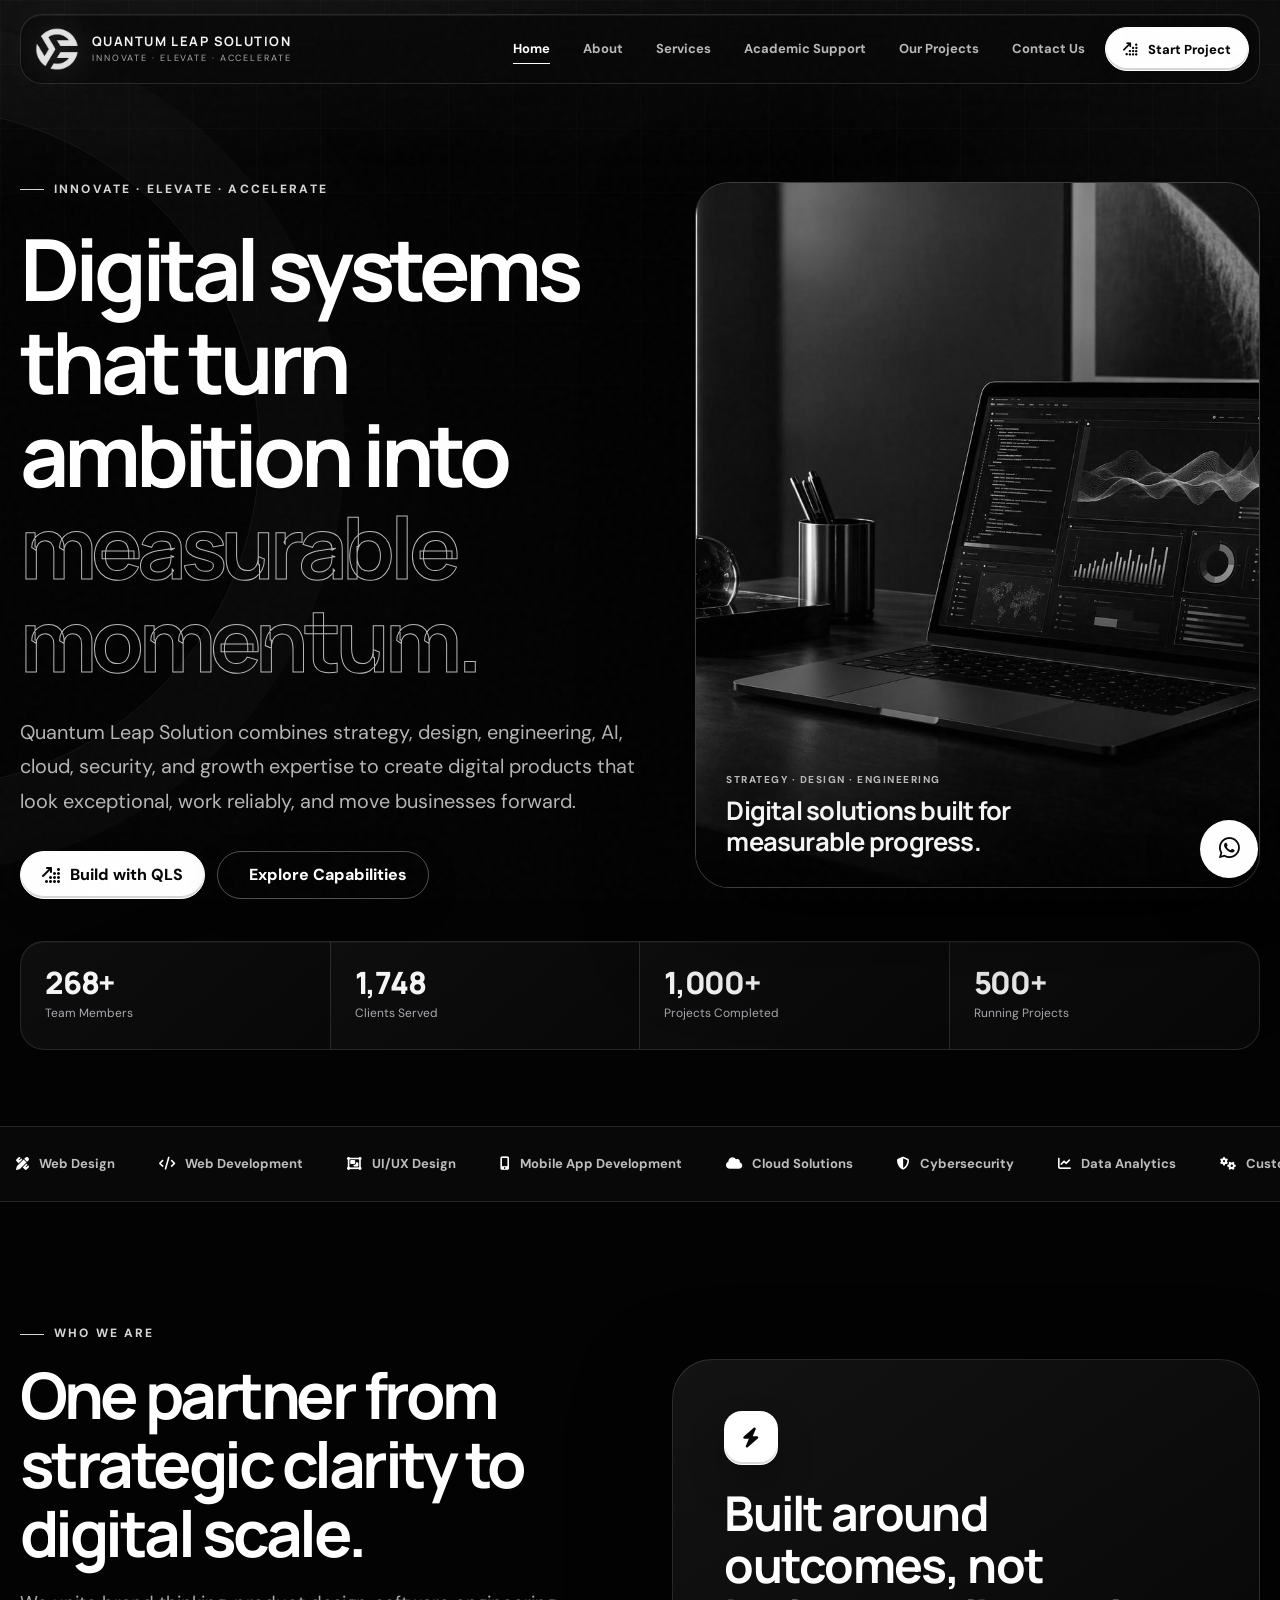
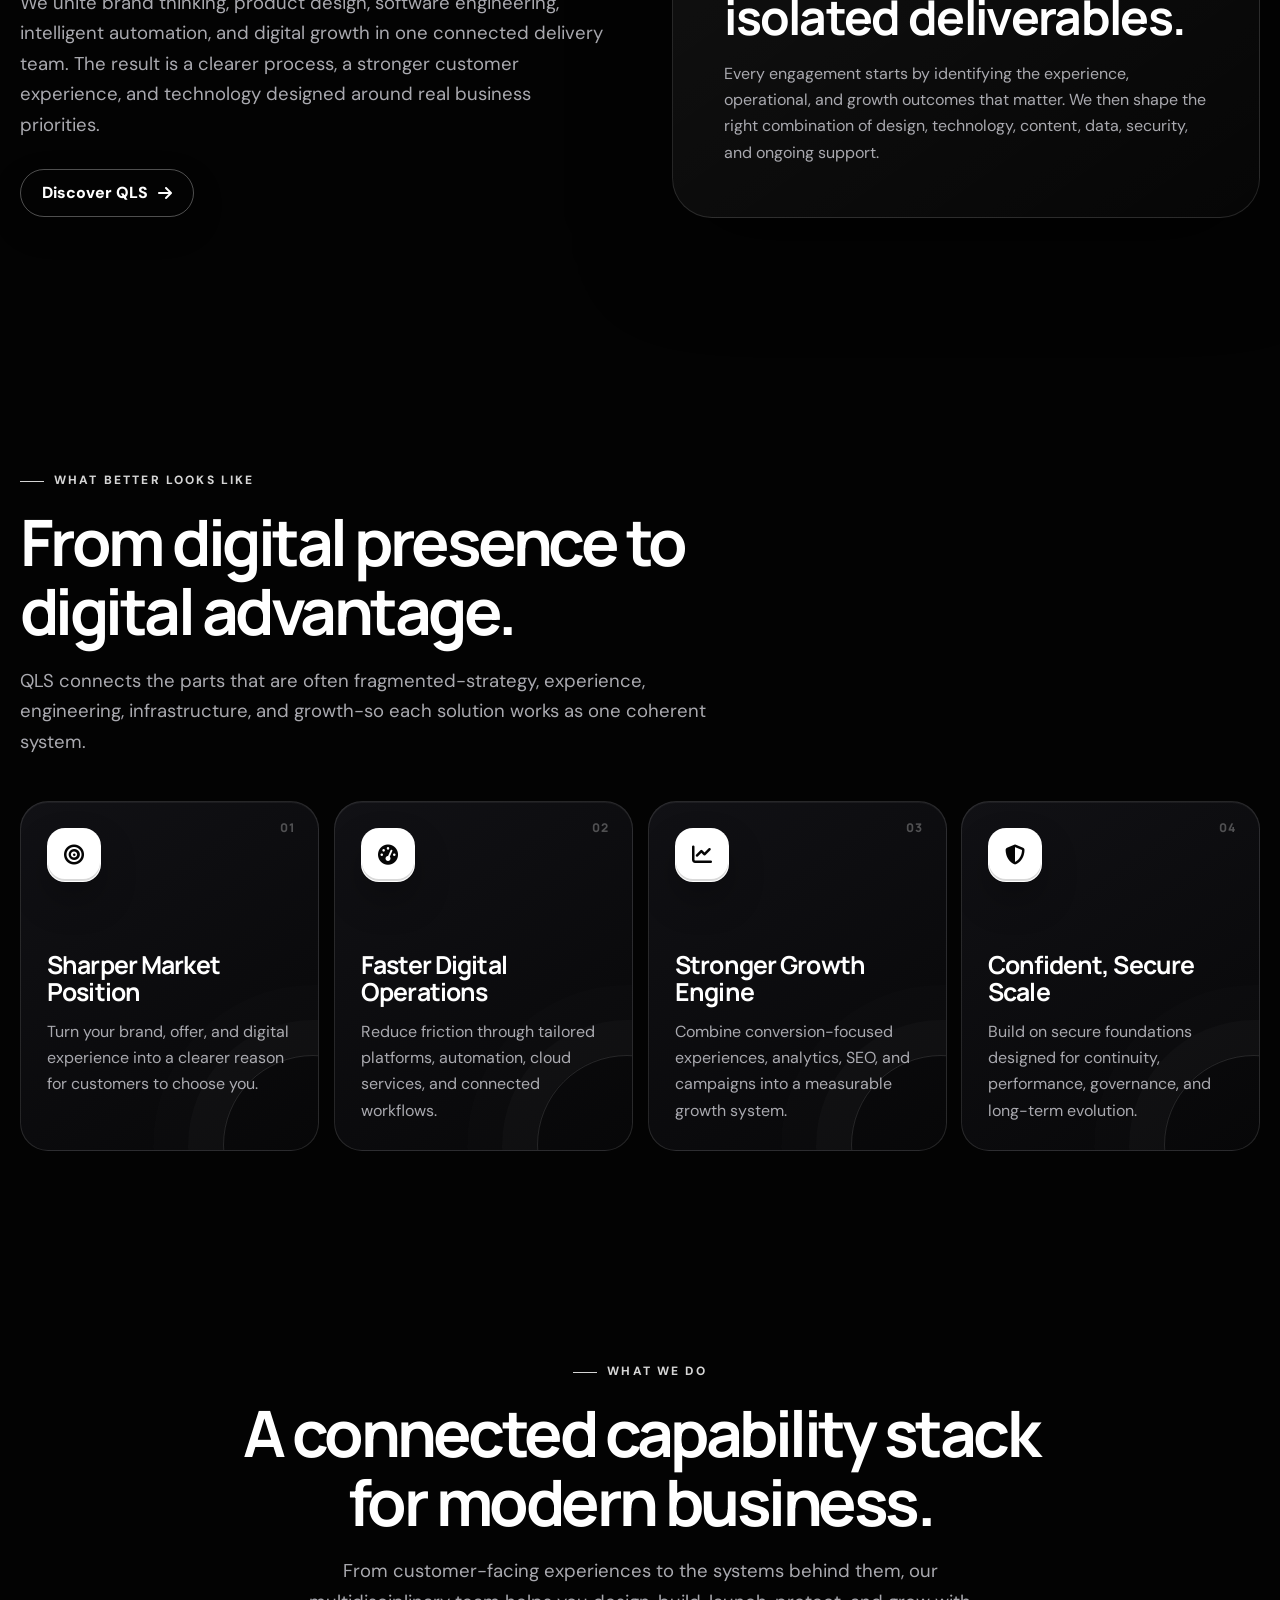
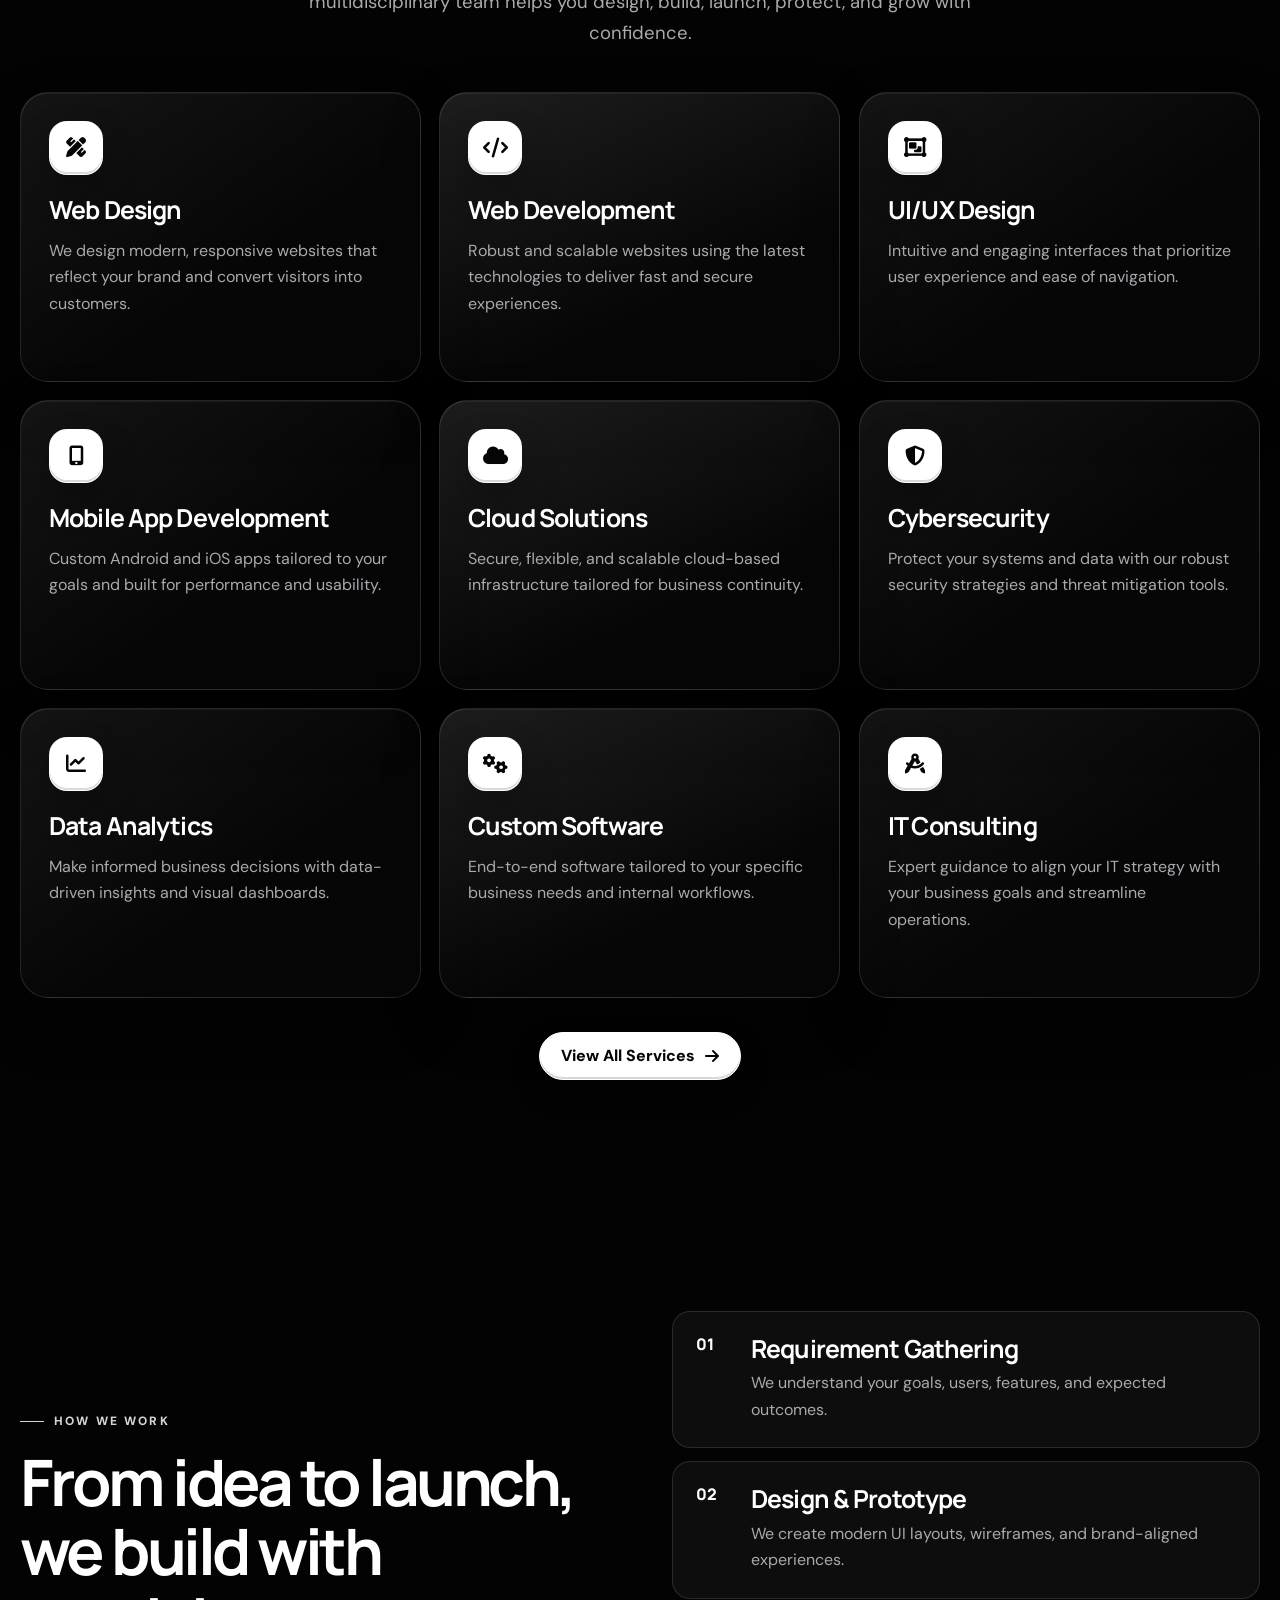
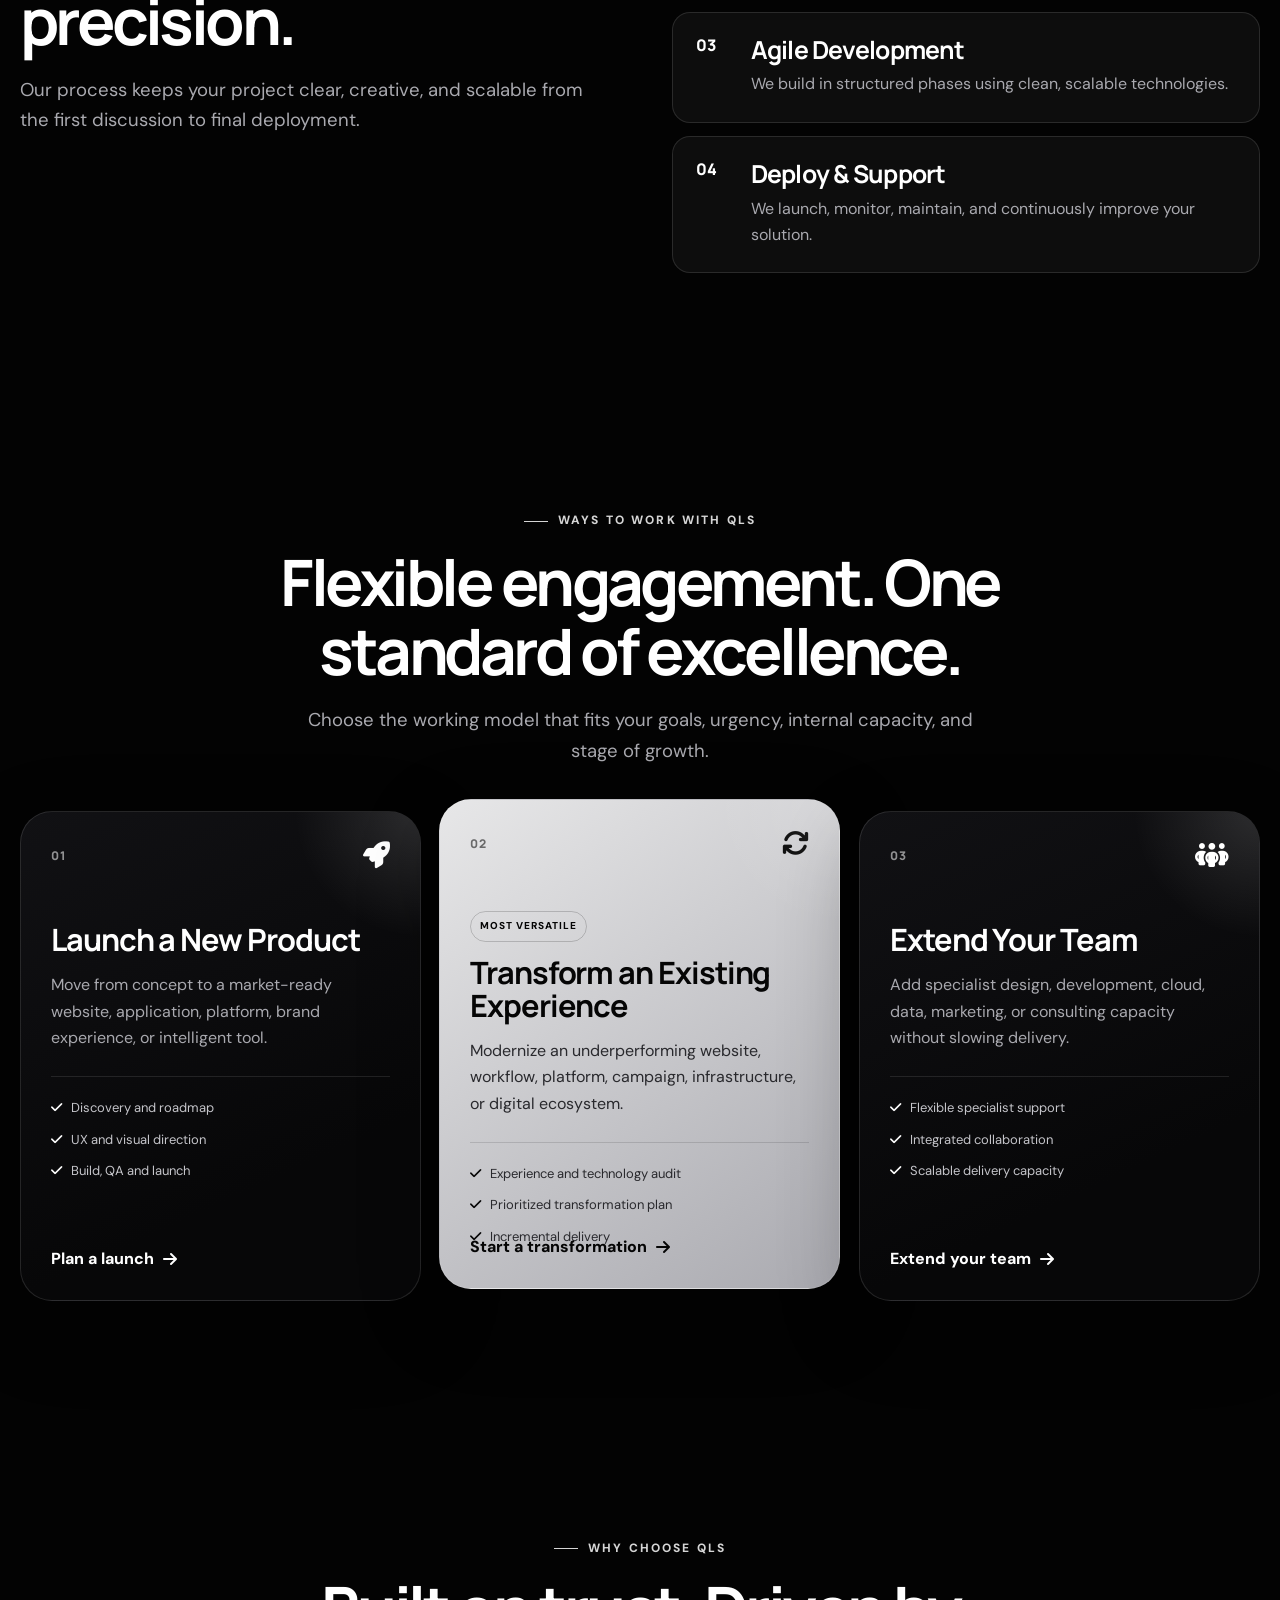
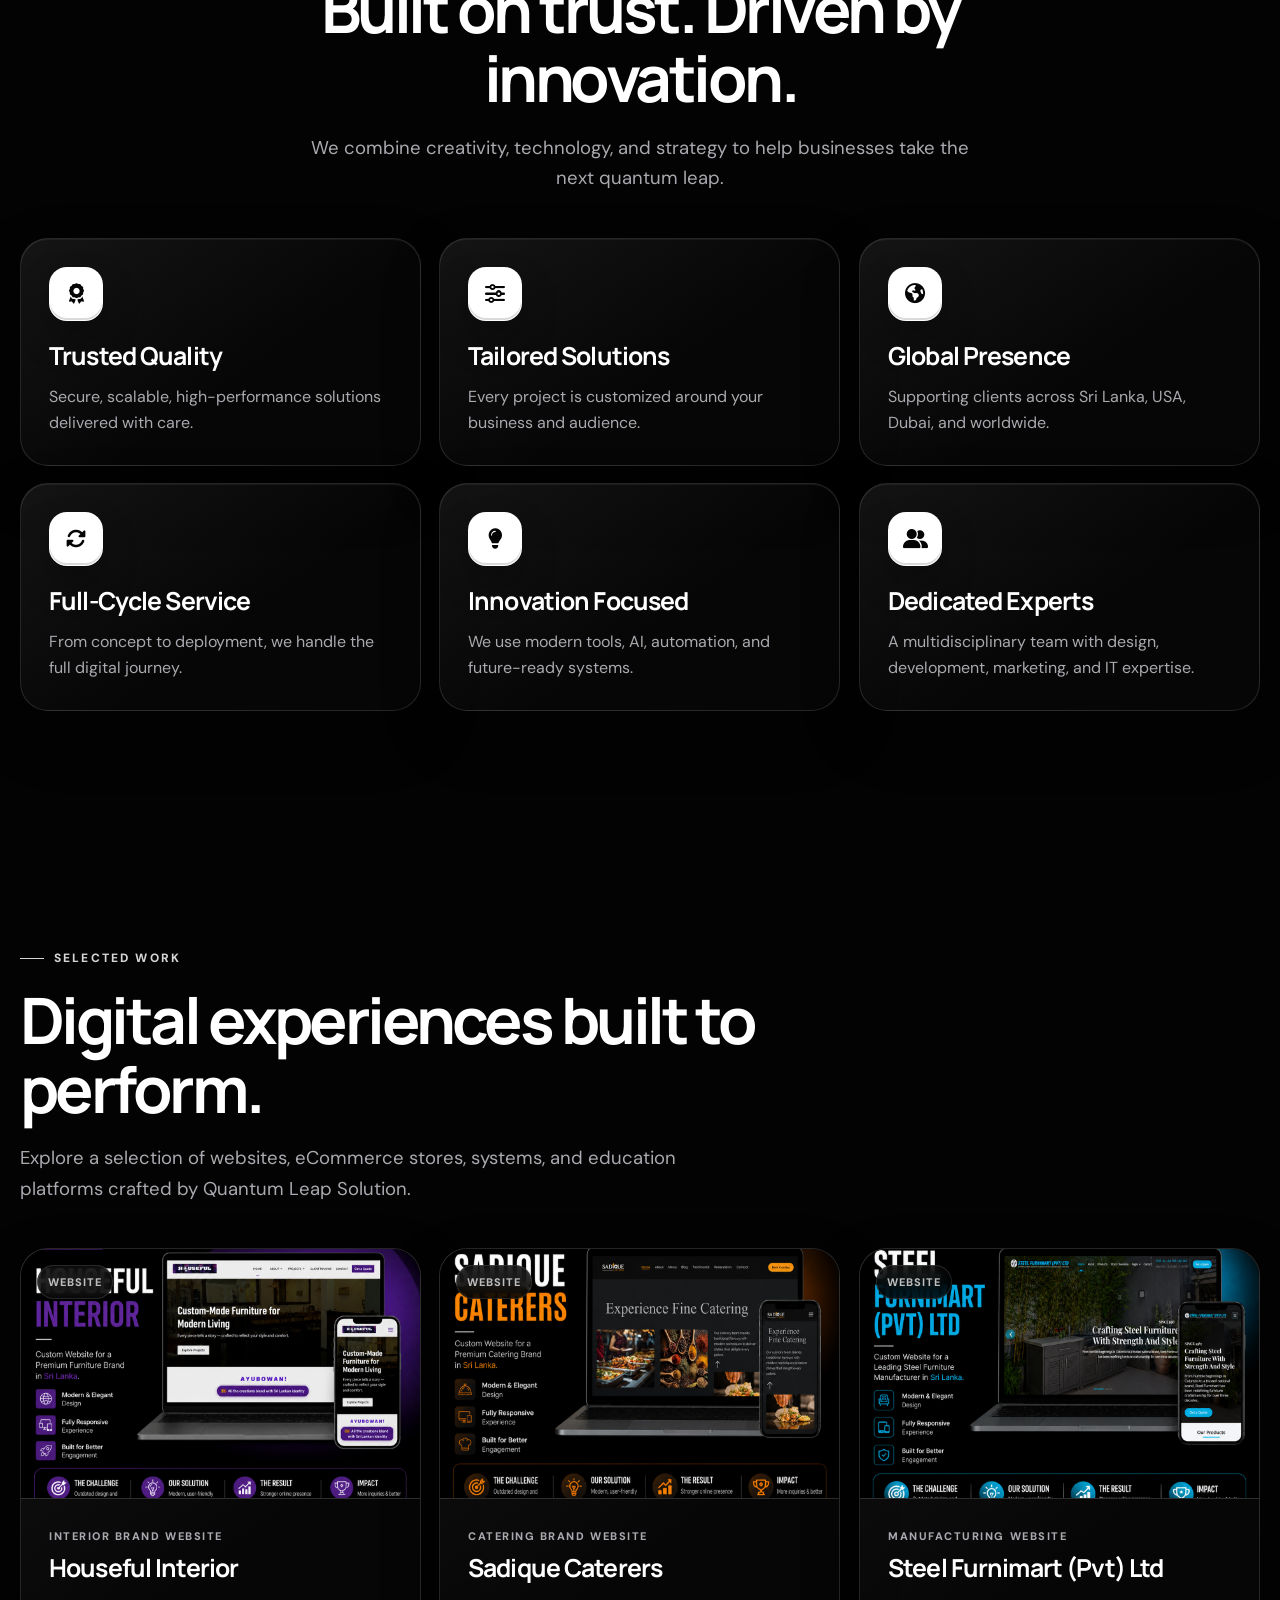
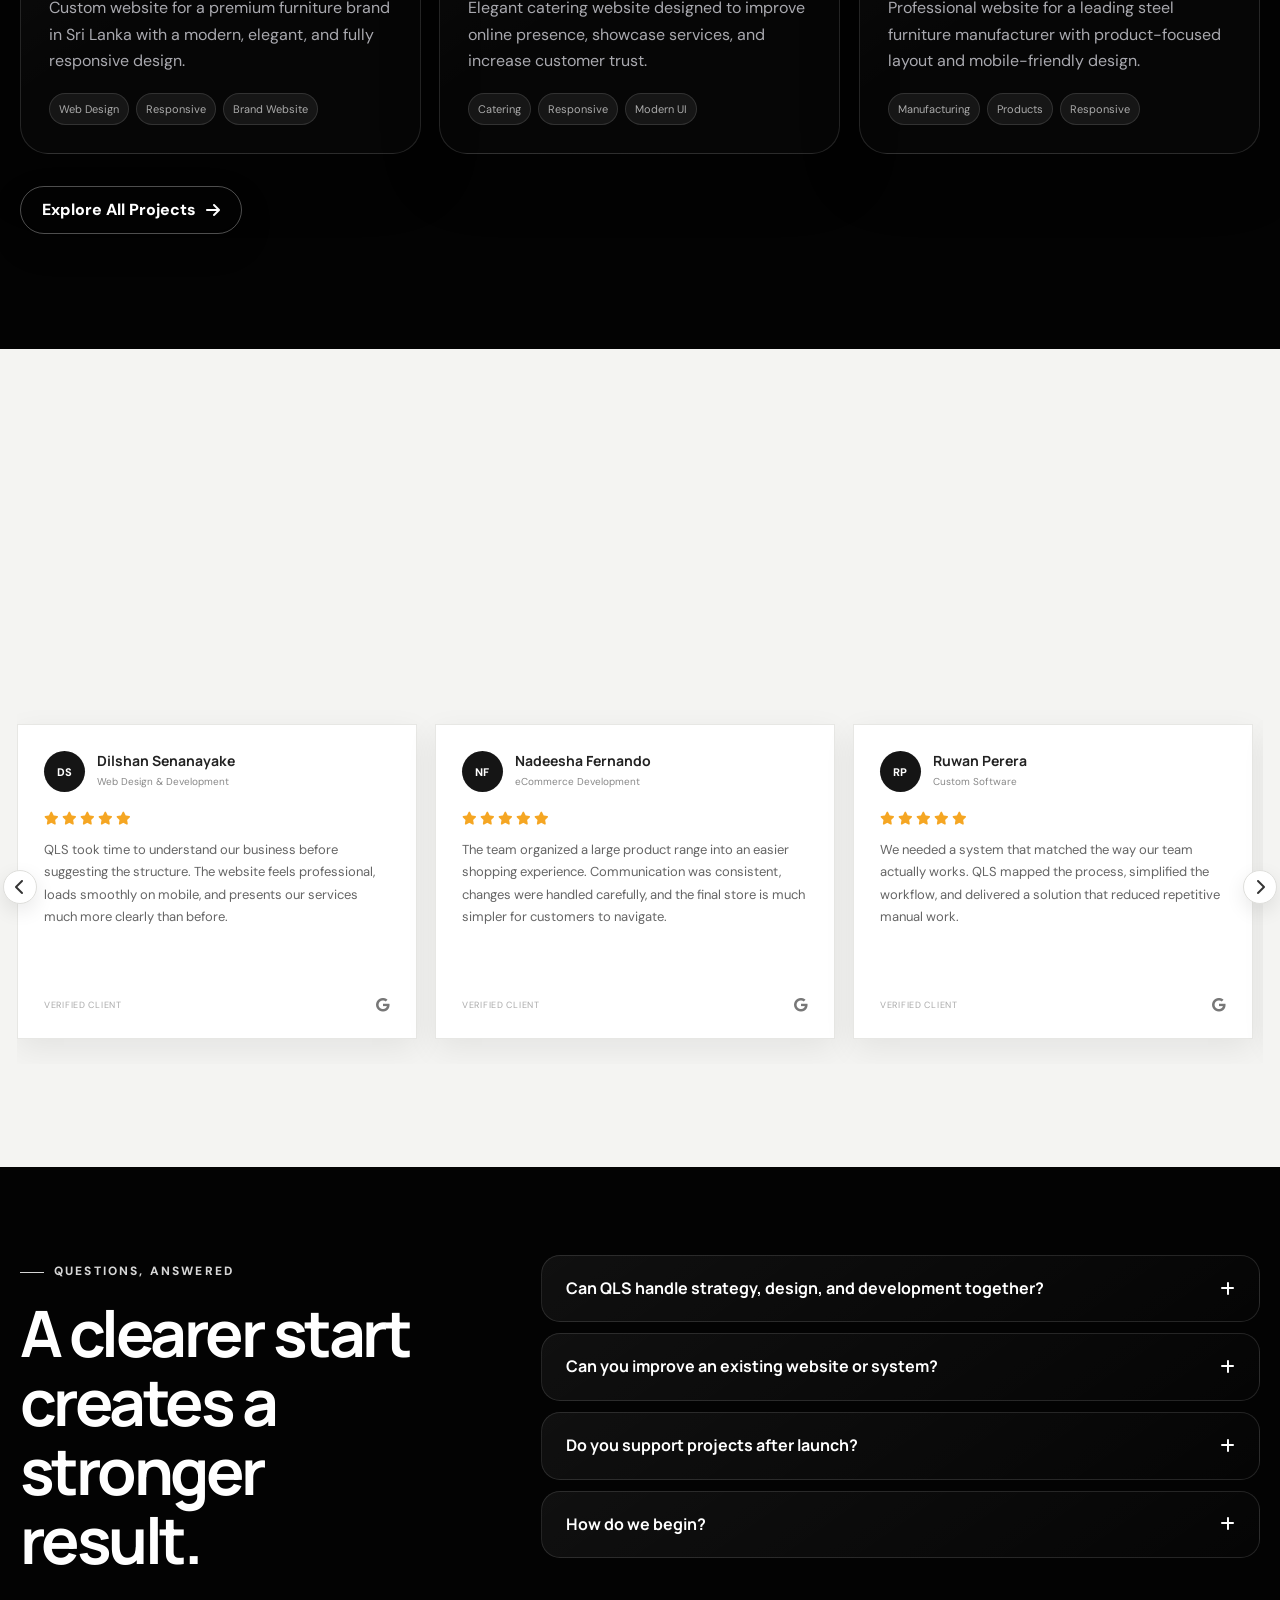
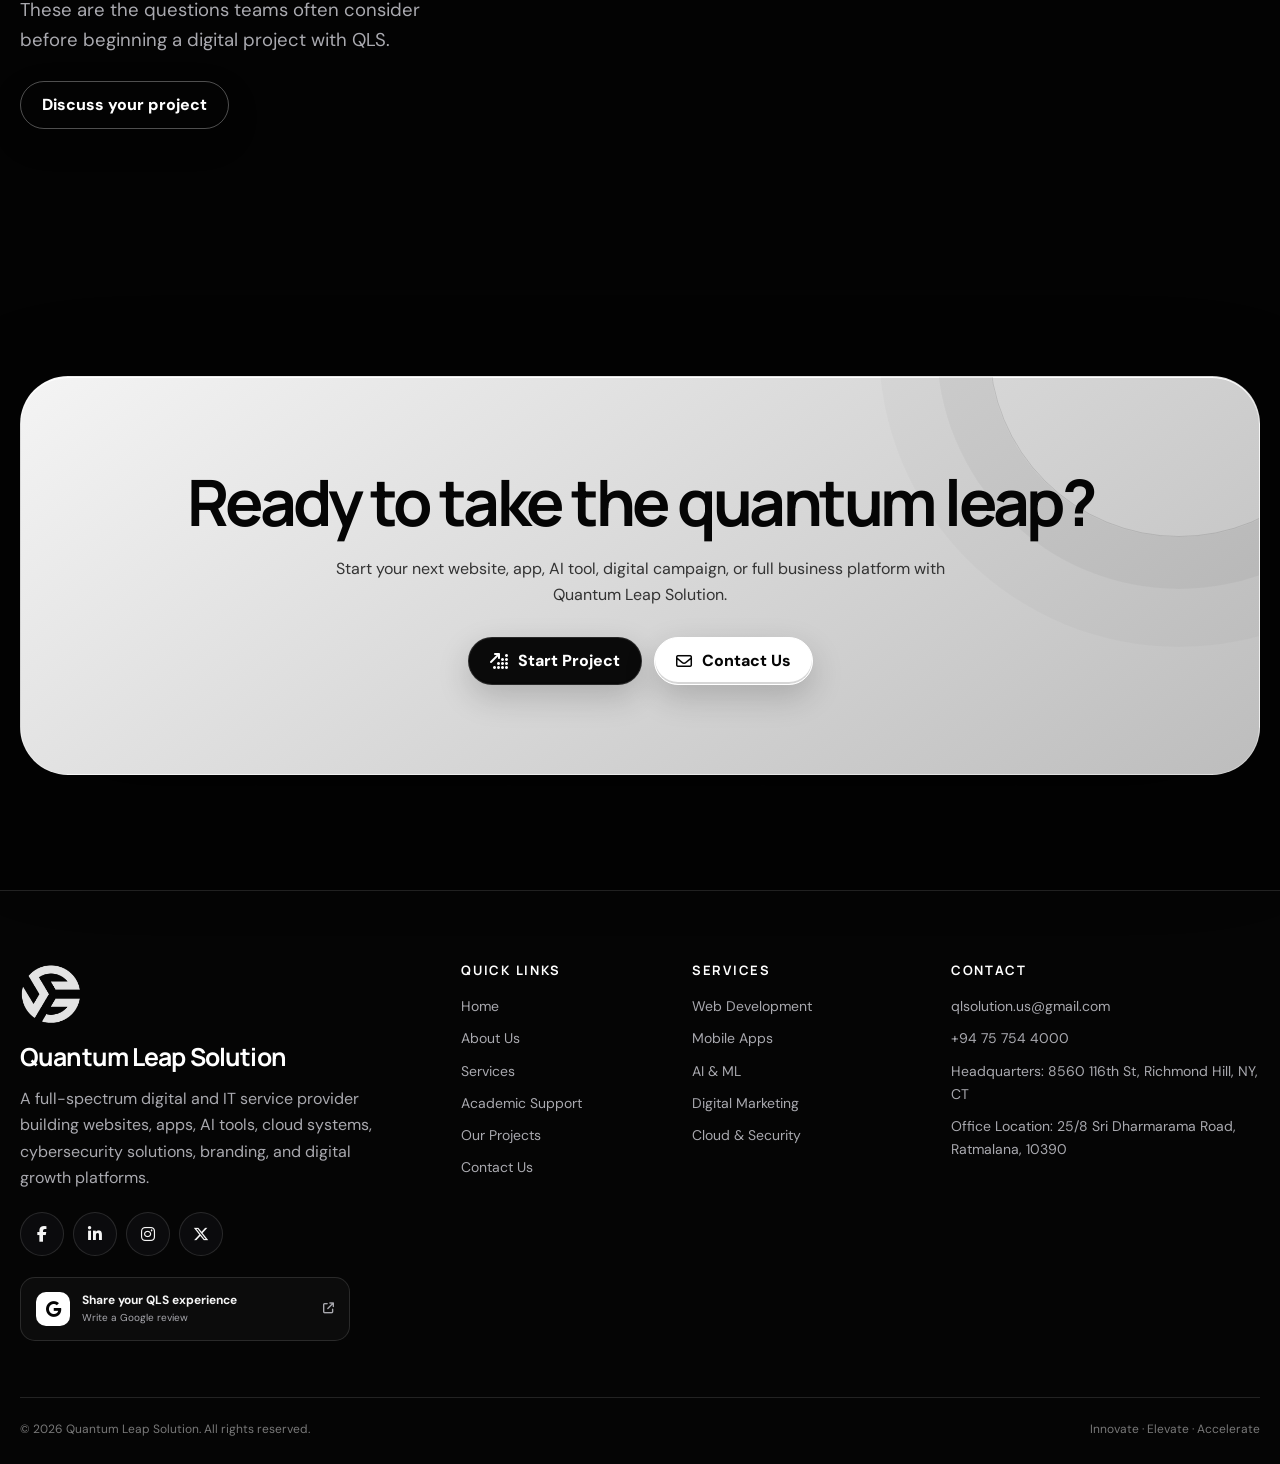
<file: index.html>
<!DOCTYPE html>

<html lang="en">
<head>
<meta charset="utf-8"/>
<meta content="width=device-width, initial-scale=1.0" name="viewport"/>
<meta content="#050505" name="theme-color"/>
<meta content="Premium digital and IT services by Quantum Leap Solution." name="description"/>
<title>Quantum Leap Solution</title>
<link href="assets/icon.png" rel="icon" type="image/png"/>
<link href="assets/icon.png" rel="apple-touch-icon"/>
<link href="https://fonts.googleapis.com" rel="preconnect"/>
<link crossorigin="" href="https://fonts.gstatic.com" rel="preconnect"/>
<link href="icons/css/all.min.css" rel="stylesheet"/>
<link href="site.css" rel="stylesheet"/>
</head>
<body>
<a class="skip-link" href="#main-content">Skip to main content</a>
<div aria-hidden="true" class="scroll-progress"></div>
<header class="site-header">
<div class="container navbar">
<a aria-label="Quantum Leap Solution home" class="brand" href="index.html">
<img alt="Quantum Leap Solution logo" src="assets/icon.png"/>
<span class="brand-text"><strong>QUANTUM LEAP SOLUTION</strong><small>INNOVATE · ELEVATE · ACCELERATE</small></span>
</a>
<button aria-controls="primary-navigation" aria-expanded="false" aria-label="Open navigation" class="nav-toggle" type="button"><i aria-hidden="true" class="fa-solid fa-bars"></i></button>
<nav aria-label="Primary navigation" class="nav-links" id="primary-navigation">
<a aria-current="page" class="active" href="index.html">Home</a><a href="about.html">About</a><a href="services.html">Services</a><a href="academic-services.html">Academic Support</a><a href="projects.html">Our Projects</a><a href="contact.html">Contact Us</a>
<button class="button small" onclick="openProjectModal()" type="button"><i aria-hidden="true" class="fa-solid fa-arrow-up-right-dots"></i>Start Project</button>
</nav>
</div>
<div aria-hidden="true" class="nav-overlay"></div>
</header>
<main id="main-content">
<section class="hero" id="home"><div class="container"><div class="hero-grid">
<div class="hero-copy"><span class="eyebrow reveal">Innovate · Elevate · Accelerate</span><h1 class="reveal">Digital systems that turn ambition into <span class="display-outline">measurable momentum.</span></h1><p class="reveal">Quantum Leap Solution combines strategy, design, engineering, AI, cloud, security, and growth expertise to create digital products that look exceptional, work reliably, and move businesses forward.</p><div class="actions reveal"><button class="button" onclick="openProjectModal()" type="button"><i aria-hidden="true" class="fa-solid fa-arrow-up-right-dots"></i>Build with QLS</button><a class="button outline" href="#services"><i aria-hidden="true" class="fa-solid fa-grid-2"></i>Explore Capabilities</a></div></div>
<div class="hero-visual reveal">
<figure class="hero-image-card">
<img alt="Premium digital workspace with a laptop displaying data, software and analytics interfaces" decoding="async" fetchpriority="high" height="1024" src="assets/visuals/qls-home-hero.png" width="1536"/>
<figcaption><span>Strategy · Design · Engineering</span><strong>Digital solutions built for measurable progress.</strong></figcaption>
</figure>
</div>
</div><div class="hero-metrics reveal"><div class="metric"><strong data-count="268" data-suffix="+">268+</strong><span>Team Members</span></div><div class="metric"><strong data-count="1748">1,748</strong><span>Clients Served</span></div><div class="metric"><strong data-count="1000" data-suffix="+">1,000+</strong><span>Projects Completed</span></div><div class="metric"><strong data-count="500" data-suffix="+">500+</strong><span>Running Projects</span></div></div></div></section>
<div aria-label="Service areas" class="logo-marquee"><div class="marquee-track"><span class="marquee-item"><i aria-hidden="true" class="fa-solid fa-pen-ruler"></i>Web Design</span><span class="marquee-item"><i aria-hidden="true" class="fa-solid fa-code"></i>Web Development</span><span class="marquee-item"><i aria-hidden="true" class="fa-solid fa-object-group"></i>UI/UX Design</span><span class="marquee-item"><i aria-hidden="true" class="fa-solid fa-mobile-screen-button"></i>Mobile App Development</span><span class="marquee-item"><i aria-hidden="true" class="fa-solid fa-cloud"></i>Cloud Solutions</span><span class="marquee-item"><i aria-hidden="true" class="fa-solid fa-shield-halved"></i>Cybersecurity</span><span class="marquee-item"><i aria-hidden="true" class="fa-solid fa-chart-line"></i>Data Analytics</span><span class="marquee-item"><i aria-hidden="true" class="fa-solid fa-gears"></i>Custom Software</span><span class="marquee-item"><i aria-hidden="true" class="fa-solid fa-pen-ruler"></i>Web Design</span><span class="marquee-item"><i aria-hidden="true" class="fa-solid fa-code"></i>Web Development</span><span class="marquee-item"><i aria-hidden="true" class="fa-solid fa-object-group"></i>UI/UX Design</span><span class="marquee-item"><i aria-hidden="true" class="fa-solid fa-mobile-screen-button"></i>Mobile App Development</span><span class="marquee-item"><i aria-hidden="true" class="fa-solid fa-cloud"></i>Cloud Solutions</span><span class="marquee-item"><i aria-hidden="true" class="fa-solid fa-shield-halved"></i>Cybersecurity</span><span class="marquee-item"><i aria-hidden="true" class="fa-solid fa-chart-line"></i>Data Analytics</span><span class="marquee-item"><i aria-hidden="true" class="fa-solid fa-gears"></i>Custom Software</span></div></div>
<section class="section"><div class="container split"><div class="section-heading reveal"><span class="eyebrow">Who We Are</span><h2>One partner from strategic clarity to digital scale.</h2><p>We unite brand thinking, product design, software engineering, intelligent automation, and digital growth in one connected delivery team. The result is a clearer process, a stronger customer experience, and technology designed around real business priorities.</p><div class="actions" style="margin-top:28px"><a class="button outline" href="about.html">Discover QLS<i aria-hidden="true" class="fa-solid fa-arrow-right"></i></a></div></div><div class="glass-panel reveal" data-tilt=""><div class="icon-tile"><i aria-hidden="true" class="fa-solid fa-bolt"></i></div><h3 style="font-size:clamp(1.8rem,4vw,3rem);margin-top:22px">Built around outcomes, not isolated deliverables.</h3><p>Every engagement starts by identifying the experience, operational, and growth outcomes that matter. We then shape the right combination of design, technology, content, data, security, and ongoing support.</p></div></div></section><section class="section-sm outcome-section"><div class="container"><div class="section-heading reveal"><span class="eyebrow">What Better Looks Like</span><h2>From digital presence to digital advantage.</h2><p>QLS connects the parts that are often fragmented-strategy, experience, engineering, infrastructure, and growth-so each solution works as one coherent system.</p></div><div class="outcome-grid">
<article class="outcome-card reveal" data-tilt=""><span>01</span><div class="icon-tile"><i aria-hidden="true" class="fa-solid fa-bullseye"></i></div><h3>Sharper Market Position</h3><p>Turn your brand, offer, and digital experience into a clearer reason for customers to choose you.</p></article>
<article class="outcome-card reveal" data-tilt=""><span>02</span><div class="icon-tile"><i aria-hidden="true" class="fa-solid fa-gauge-high"></i></div><h3>Faster Digital Operations</h3><p>Reduce friction through tailored platforms, automation, cloud services, and connected workflows.</p></article>
<article class="outcome-card reveal" data-tilt=""><span>03</span><div class="icon-tile"><i aria-hidden="true" class="fa-solid fa-chart-line"></i></div><h3>Stronger Growth Engine</h3><p>Combine conversion-focused experiences, analytics, SEO, and campaigns into a measurable growth system.</p></article>
<article class="outcome-card reveal" data-tilt=""><span>04</span><div class="icon-tile"><i aria-hidden="true" class="fa-solid fa-shield-halved"></i></div><h3>Confident, Secure Scale</h3><p>Build on secure foundations designed for continuity, performance, governance, and long-term evolution.</p></article>
</div></div></section>
<section class="section" id="services"><div class="container"><div class="section-heading center reveal"><span class="eyebrow">What We Do</span><h2>A connected capability stack for modern business.</h2><p>From customer-facing experiences to the systems behind them, our multidisciplinary team helps you design, build, launch, protect, and grow with confidence.</p></div><div class="bento"><article class="card service-card reveal" data-category="design" data-filter-card="" data-tilt=""><div class="card-body"><div class="icon-tile"><i aria-hidden="true" class="fa-solid fa-pen-ruler"></i></div><h3>Web Design</h3><p>We design modern, responsive websites that reflect your brand and convert visitors into customers.</p></div></article><article class="card service-card reveal" data-category="web" data-filter-card="" data-tilt=""><div class="card-body"><div class="icon-tile"><i aria-hidden="true" class="fa-solid fa-code"></i></div><h3>Web Development</h3><p>Robust and scalable websites using the latest technologies to deliver fast and secure experiences.</p></div></article><article class="card service-card reveal" data-category="design" data-filter-card="" data-tilt=""><div class="card-body"><div class="icon-tile"><i aria-hidden="true" class="fa-solid fa-object-group"></i></div><h3>UI/UX Design</h3><p>Intuitive and engaging interfaces that prioritize user experience and ease of navigation.</p></div></article><article class="card service-card reveal" data-category="development" data-filter-card="" data-tilt=""><div class="card-body"><div class="icon-tile"><i aria-hidden="true" class="fa-solid fa-mobile-screen-button"></i></div><h3>Mobile App Development</h3><p>Custom Android and iOS apps tailored to your goals and built for performance and usability.</p></div></article><article class="card service-card reveal" data-category="cloud" data-filter-card="" data-tilt=""><div class="card-body"><div class="icon-tile"><i aria-hidden="true" class="fa-solid fa-cloud"></i></div><h3>Cloud Solutions</h3><p>Secure, flexible, and scalable cloud-based infrastructure tailored for business continuity.</p></div></article><article class="card service-card reveal" data-category="cloud" data-filter-card="" data-tilt=""><div class="card-body"><div class="icon-tile"><i aria-hidden="true" class="fa-solid fa-shield-halved"></i></div><h3>Cybersecurity</h3><p>Protect your systems and data with our robust security strategies and threat mitigation tools.</p></div></article><article class="card service-card reveal" data-category="data" data-filter-card="" data-tilt=""><div class="card-body"><div class="icon-tile"><i aria-hidden="true" class="fa-solid fa-chart-line"></i></div><h3>Data Analytics</h3><p>Make informed business decisions with data-driven insights and visual dashboards.</p></div></article><article class="card service-card reveal" data-category="development" data-filter-card="" data-tilt=""><div class="card-body"><div class="icon-tile"><i aria-hidden="true" class="fa-solid fa-gears"></i></div><h3>Custom Software</h3><p>End-to-end software tailored to your specific business needs and internal workflows.</p></div></article><article class="card service-card reveal" data-category="advisory" data-filter-card="" data-tilt=""><div class="card-body"><div class="icon-tile"><i aria-hidden="true" class="fa-solid fa-compass-drafting"></i></div><h3>IT Consulting</h3><p>Expert guidance to align your IT strategy with your business goals and streamline operations.</p></div></article></div><div class="actions" style="justify-content:center;margin-top:34px"><a class="button" href="services.html">View All Services<i aria-hidden="true" class="fa-solid fa-arrow-right"></i></a></div></div></section>
<section class="section"><div class="container split"><div class="section-heading reveal"><span class="eyebrow">How We Work</span><h2>From idea to launch, we build with precision.</h2><p>Our process keeps your project clear, creative, and scalable from the first discussion to final deployment.</p></div><div class="process-list reveal"><div class="process-step"><h3>Requirement Gathering</h3><p>We understand your goals, users, features, and expected outcomes.</p></div><div class="process-step"><h3>Design &amp; Prototype</h3><p>We create modern UI layouts, wireframes, and brand-aligned experiences.</p></div><div class="process-step"><h3>Agile Development</h3><p>We build in structured phases using clean, scalable technologies.</p></div><div class="process-step"><h3>Deploy &amp; Support</h3><p>We launch, monitor, maintain, and continuously improve your solution.</p></div></div></div></section><section class="section engagement-section"><div class="container"><div class="section-heading center reveal"><span class="eyebrow">Ways to Work with QLS</span><h2>Flexible engagement. One standard of excellence.</h2><p>Choose the working model that fits your goals, urgency, internal capacity, and stage of growth.</p></div><div class="engagement-grid">
<article class="engagement-card reveal" data-tilt=""><div class="engagement-top"><span class="engagement-number">01</span><i aria-hidden="true" class="fa-solid fa-rocket"></i></div><h3>Launch a New Product</h3><p>Move from concept to a market-ready website, application, platform, brand experience, or intelligent tool.</p><ul><li>Discovery and roadmap</li><li>UX and visual direction</li><li>Build, QA and launch</li></ul><button class="text-link" onclick="openProjectModal()" type="button">Plan a launch <i aria-hidden="true" class="fa-solid fa-arrow-right"></i></button></article>
<article class="engagement-card featured reveal" data-tilt=""><div class="engagement-top"><span class="engagement-number">02</span><i aria-hidden="true" class="fa-solid fa-arrows-rotate"></i></div><span class="popular-label">Most versatile</span><h3>Transform an Existing Experience</h3><p>Modernize an underperforming website, workflow, platform, campaign, infrastructure, or digital ecosystem.</p><ul><li>Experience and technology audit</li><li>Prioritized transformation plan</li><li>Incremental delivery</li></ul><button class="text-link" onclick="openProjectModal()" type="button">Start a transformation <i aria-hidden="true" class="fa-solid fa-arrow-right"></i></button></article>
<article class="engagement-card reveal" data-tilt=""><div class="engagement-top"><span class="engagement-number">03</span><i aria-hidden="true" class="fa-solid fa-people-group"></i></div><h3>Extend Your Team</h3><p>Add specialist design, development, cloud, data, marketing, or consulting capacity without slowing delivery.</p><ul><li>Flexible specialist support</li><li>Integrated collaboration</li><li>Scalable delivery capacity</li></ul><button class="text-link" onclick="openProjectModal('Team Augmentation')" type="button">Extend your team <i aria-hidden="true" class="fa-solid fa-arrow-right"></i></button></article>
</div></div></section>
<section class="section"><div class="container"><div class="section-heading center reveal"><span class="eyebrow">Why Choose QLS</span><h2>Built on trust. Driven by innovation.</h2><p>We combine creativity, technology, and strategy to help businesses take the next quantum leap.</p></div><div class="bento">
<article class="card feature-card reveal" data-tilt=""><div class="card-body"><div class="icon-tile"><i aria-hidden="true" class="fa-solid fa-award"></i></div><h3>Trusted Quality</h3><p>Secure, scalable, high-performance solutions delivered with care.</p></div></article><article class="card feature-card reveal" data-tilt=""><div class="card-body"><div class="icon-tile"><i aria-hidden="true" class="fa-solid fa-sliders"></i></div><h3>Tailored Solutions</h3><p>Every project is customized around your business and audience.</p></div></article><article class="card feature-card reveal" data-tilt=""><div class="card-body"><div class="icon-tile"><i aria-hidden="true" class="fa-solid fa-earth-americas"></i></div><h3>Global Presence</h3><p>Supporting clients across Sri Lanka, USA, Dubai, and worldwide.</p></div></article><article class="card feature-card reveal" data-tilt=""><div class="card-body"><div class="icon-tile"><i aria-hidden="true" class="fa-solid fa-rotate"></i></div><h3>Full-Cycle Service</h3><p>From concept to deployment, we handle the full digital journey.</p></div></article><article class="card feature-card reveal" data-tilt=""><div class="card-body"><div class="icon-tile"><i aria-hidden="true" class="fa-solid fa-lightbulb"></i></div><h3>Innovation Focused</h3><p>We use modern tools, AI, automation, and future-ready systems.</p></div></article><article class="card feature-card reveal" data-tilt=""><div class="card-body"><div class="icon-tile"><i aria-hidden="true" class="fa-solid fa-user-group"></i></div><h3>Dedicated Experts</h3><p>A multidisciplinary team with design, development, marketing, and IT expertise.</p></div></article>
</div></div></section>
<section class="section"><div class="container"><div class="section-heading reveal"><span class="eyebrow">Selected Work</span><h2>Digital experiences built to perform.</h2><p>Explore a selection of websites, eCommerce stores, systems, and education platforms crafted by Quantum Leap Solution.</p></div><div class="bento"><article class="card project-card reveal" data-category="web" data-filter-card="" data-tilt=""><div class="project-media"><img alt="Houseful Interior project preview" loading="lazy" src="assets/project/1.png"/><span class="badge">Website</span></div><div class="card-body"><span class="project-meta">Interior Brand Website</span><h3>Houseful Interior</h3><p>Custom website for a premium furniture brand in Sri Lanka with a modern, elegant, and fully responsive design.</p><div class="tags"><span class="tag">Web Design</span><span class="tag">Responsive</span><span class="tag">Brand Website</span></div></div></article><article class="card project-card reveal" data-category="web" data-filter-card="" data-tilt=""><div class="project-media"><img alt="Sadique Caterers project preview" loading="lazy" src="assets/project/2.png"/><span class="badge">Website</span></div><div class="card-body"><span class="project-meta">Catering Brand Website</span><h3>Sadique Caterers</h3><p>Elegant catering website designed to improve online presence, showcase services, and increase customer trust.</p><div class="tags"><span class="tag">Catering</span><span class="tag">Responsive</span><span class="tag">Modern UI</span></div></div></article><article class="card project-card reveal" data-category="web" data-filter-card="" data-tilt=""><div class="project-media"><img alt="Steel Furnimart (Pvt) Ltd project preview" loading="lazy" src="assets/project/3.png"/><span class="badge">Website</span></div><div class="card-body"><span class="project-meta">Manufacturing Website</span><h3>Steel Furnimart (Pvt) Ltd</h3><p>Professional website for a leading steel furniture manufacturer with product-focused layout and mobile-friendly design.</p><div class="tags"><span class="tag">Manufacturing</span><span class="tag">Products</span><span class="tag">Responsive</span></div></div></article></div><div class="actions" style="margin-top:32px"><a class="button outline" href="projects.html">Explore All Projects<i aria-hidden="true" class="fa-solid fa-arrow-right"></i></a></div></div></section>
<section class="section reviews-showcase" id="reviews"><div class="container"><div class="reviews-heading reveal"><span class="eyebrow">Client Experience</span><h2>Reviews</h2><div class="reviews-summary"><span class="review-stars-large"><i class="fa-solid fa-star"></i><i class="fa-solid fa-star"></i><i class="fa-solid fa-star"></i><i class="fa-solid fa-star"></i><i class="fa-solid fa-star"></i></span><small>Rated 5.0 by our clients</small></div><p>What businesses say after working with QLS on their websites, platforms, and digital systems.</p><a class="write-review-link" href="https://g.page/r/Cbpll6TOWsSfEAI/review" rel="noopener noreferrer" target="_blank"><i class="fa-brands fa-google"></i> Write a Review <i class="fa-solid fa-arrow-up-right-from-square"></i></a></div><div class="reviews-slider reveal" data-review-scroller=""><button aria-label="Previous reviews" class="reviews-arrow previous" data-review-prev="" type="button"><i class="fa-solid fa-chevron-left"></i></button><div class="reviews-row" tabindex="0"><article class="review-tile"><div class="review-person"><span class="review-avatar">DS</span><div><strong>Dilshan Senanayake</strong><small>Web Design &amp; Development</small></div></div><div aria-label="5 out of 5 stars" class="review-rating"><i class="fa-solid fa-star"></i><i class="fa-solid fa-star"></i><i class="fa-solid fa-star"></i><i class="fa-solid fa-star"></i><i class="fa-solid fa-star"></i></div><p>QLS took time to understand our business before suggesting the structure. The website feels professional, loads smoothly on mobile, and presents our services much more clearly than before.</p><div class="review-tile-foot"><span>Verified client</span><i aria-hidden="true" class="fa-brands fa-google"></i></div></article><article class="review-tile"><div class="review-person"><span class="review-avatar">NF</span><div><strong>Nadeesha Fernando</strong><small>eCommerce Development</small></div></div><div aria-label="5 out of 5 stars" class="review-rating"><i class="fa-solid fa-star"></i><i class="fa-solid fa-star"></i><i class="fa-solid fa-star"></i><i class="fa-solid fa-star"></i><i class="fa-solid fa-star"></i></div><p>The team organized a large product range into an easier shopping experience. Communication was consistent, changes were handled carefully, and the final store is much simpler for customers to navigate.</p><div class="review-tile-foot"><span>Verified client</span><i aria-hidden="true" class="fa-brands fa-google"></i></div></article><article class="review-tile"><div class="review-person"><span class="review-avatar">RP</span><div><strong>Ruwan Perera</strong><small>Custom Software</small></div></div><div aria-label="5 out of 5 stars" class="review-rating"><i class="fa-solid fa-star"></i><i class="fa-solid fa-star"></i><i class="fa-solid fa-star"></i><i class="fa-solid fa-star"></i><i class="fa-solid fa-star"></i></div><p>We needed a system that matched the way our team actually works. QLS mapped the process, simplified the workflow, and delivered a solution that reduced repetitive manual work.</p><div class="review-tile-foot"><span>Verified client</span><i aria-hidden="true" class="fa-brands fa-google"></i></div></article><article class="review-tile"><div class="review-person"><span class="review-avatar">AJ</span><div><strong>Amila Jayasuriya</strong><small>UI/UX &amp; Product Build</small></div></div><div aria-label="5 out of 5 stars" class="review-rating"><i class="fa-solid fa-star"></i><i class="fa-solid fa-star"></i><i class="fa-solid fa-star"></i><i class="fa-solid fa-star"></i><i class="fa-solid fa-star"></i></div><p>What stood out was the clarity of the process. We moved from a rough concept to a structured prototype and then to a usable product without losing sight of the original business goal.</p><div class="review-tile-foot"><span>Verified client</span><i aria-hidden="true" class="fa-brands fa-google"></i></div></article><article class="review-tile"><div class="review-person"><span class="review-avatar">TW</span><div><strong>Tharushi Wickramasinghe</strong><small>Brand Website</small></div></div><div aria-label="5 out of 5 stars" class="review-rating"><i class="fa-solid fa-star"></i><i class="fa-solid fa-star"></i><i class="fa-solid fa-star"></i><i class="fa-solid fa-star"></i><i class="fa-solid fa-star"></i></div><p>The new site gives our company a much stronger first impression. The design is clean, the content hierarchy is clear, and inquiries now reach the right information faster.</p><div class="review-tile-foot"><span>Verified client</span><i aria-hidden="true" class="fa-brands fa-google"></i></div></article><article class="review-tile"><div class="review-person"><span class="review-avatar">KD</span><div><strong>Kasun De Silva</strong><small>SEO &amp; Digital Marketing</small></div></div><div aria-label="5 out of 5 stars" class="review-rating"><i class="fa-solid fa-star"></i><i class="fa-solid fa-star"></i><i class="fa-solid fa-star"></i><i class="fa-solid fa-star"></i><i class="fa-solid fa-star"></i></div><p>QLS helped us connect the website, campaign content, and reporting instead of treating them as separate tasks. We now have a clearer view of what is working and where to improve.</p><div class="review-tile-foot"><span>Verified client</span><i aria-hidden="true" class="fa-brands fa-google"></i></div></article><article class="review-tile"><div class="review-person"><span class="review-avatar">SR</span><div><strong>Shanika Rajapaksha</strong><small>Cloud &amp; DevOps</small></div></div><div aria-label="5 out of 5 stars" class="review-rating"><i class="fa-solid fa-star"></i><i class="fa-solid fa-star"></i><i class="fa-solid fa-star"></i><i class="fa-solid fa-star"></i><i class="fa-solid fa-star"></i></div><p>The migration was planned in stages and explained in practical language. Downtime was kept under control, and the new environment is easier for our technical team to manage.</p><div class="review-tile-foot"><span>Verified client</span><i aria-hidden="true" class="fa-brands fa-google"></i></div></article><article class="review-tile"><div class="review-person"><span class="review-avatar">MH</span><div><strong>Mohamed Haseeb</strong><small>Learning Platform</small></div></div><div aria-label="5 out of 5 stars" class="review-rating"><i class="fa-solid fa-star"></i><i class="fa-solid fa-star"></i><i class="fa-solid fa-star"></i><i class="fa-solid fa-star"></i><i class="fa-solid fa-star"></i></div><p>The team created a platform that works well for both administrators and learners. It is responsive, straightforward to update, and much easier to use across different devices.</p><div class="review-tile-foot"><span>Verified client</span><i aria-hidden="true" class="fa-brands fa-google"></i></div></article><article class="review-tile"><div class="review-person"><span class="review-avatar">IG</span><div><strong>Isuru Gunawardena</strong><small>IT Consulting</small></div></div><div aria-label="5 out of 5 stars" class="review-rating"><i class="fa-solid fa-star"></i><i class="fa-solid fa-star"></i><i class="fa-solid fa-star"></i><i class="fa-solid fa-star"></i><i class="fa-solid fa-star"></i></div><p>QLS helped us prioritize what needed immediate attention and what could wait. The recommendations were realistic, aligned with our budget, and gave us a practical technology roadmap.</p><div class="review-tile-foot"><span>Verified client</span><i aria-hidden="true" class="fa-brands fa-google"></i></div></article><article class="review-tile"><div class="review-person"><span class="review-avatar">PA</span><div><strong>Priyanka Abeysekara</strong><small>Maintenance &amp; Support</small></div></div><div aria-label="5 out of 5 stars" class="review-rating"><i class="fa-solid fa-star"></i><i class="fa-solid fa-star"></i><i class="fa-solid fa-star"></i><i class="fa-solid fa-star"></i><i class="fa-solid fa-star"></i></div><p>After launch, the team continued to respond quickly and explain each update clearly. Having one partner for improvements, troubleshooting, and ongoing support has been valuable.</p><div class="review-tile-foot"><span>Verified client</span><i aria-hidden="true" class="fa-brands fa-google"></i></div></article></div><button aria-label="Next reviews" class="reviews-arrow next" data-review-next="" type="button"><i class="fa-solid fa-chevron-right"></i></button></div><div class="review-mobile-note">Swipe to read more reviews</div></div></section><section class="section-sm faq-section"><div class="container"><div class="faq-layout"><div class="section-heading reveal"><span class="eyebrow">Questions, Answered</span><h2>A clearer start creates a stronger result.</h2><p>These are the questions teams often consider before beginning a digital project with QLS.</p><button class="button outline" onclick="openProjectModal()" type="button">Discuss your project</button></div><div class="faq-list reveal">
<details><summary>Can QLS handle strategy, design, and development together?<i class="fa-solid fa-plus"></i></summary><p>Yes. QLS can connect discovery, planning, user experience, visual design, engineering, infrastructure, launch, and growth support within one coordinated engagement.</p></details>
<details><summary>Can you improve an existing website or system?<i class="fa-solid fa-plus"></i></summary><p>Yes. An engagement can begin with a focused review of your current experience, technical setup, content, performance, and priorities, followed by a practical improvement roadmap.</p></details>
<details><summary>Do you support projects after launch?<i class="fa-solid fa-plus"></i></summary><p>Yes. Depending on your needs, ongoing support can include monitoring, maintenance, enhancements, content, campaigns, optimization, cloud support, and security improvements.</p></details>
<details><summary>How do we begin?<i class="fa-solid fa-plus"></i></summary><p>Share your goals, current challenges, preferred timeline, and available budget. The QLS team can then recommend the right scope, delivery path, and next step.</p></details>
</div></div></div></section><section class="section"><div class="container"><div class="cta-panel reveal"><h2>Ready to take the quantum leap?</h2><p>Start your next website, app, AI tool, digital campaign, or full business platform with Quantum Leap Solution.</p><div class="actions"><button class="button dark" onclick="openProjectModal()" type="button"><i aria-hidden="true" class="fa-solid fa-arrow-up-right-dots"></i>Start Project</button><a class="button" href="contact.html"><i aria-hidden="true" class="fa-regular fa-envelope"></i>Contact Us</a></div></div></div></section>
</main>
<footer class="site-footer">
<div class="container">
<div class="footer-grid">
<div class="footer-brand">
<img alt="Quantum Leap Solution logo" src="assets/icon.png"/>
<h3>Quantum Leap Solution</h3>
<p>A full-spectrum digital and IT service provider building websites, apps, AI tools, cloud systems, cybersecurity solutions, branding, and digital growth platforms.</p>
<div aria-label="Social media" class="footer-socials">
<a aria-label="Facebook" class="icon-button" href="https://www.facebook.com/share/1JNDVyB9mD/" rel="noopener noreferrer" target="_blank"><i aria-hidden="true" class="fa-brands fa-facebook-f"></i></a>
<a aria-label="LinkedIn" class="icon-button" href="https://www.linkedin.com/company/quantum-leap-solution/" rel="noopener noreferrer" target="_blank"><i aria-hidden="true" class="fa-brands fa-linkedin-in"></i></a>
<a aria-label="Instagram" class="icon-button" href="https://www.instagram.com/qlsolution.us" rel="noopener noreferrer" target="_blank"><i aria-hidden="true" class="fa-brands fa-instagram"></i></a>
<a aria-label="X" class="icon-button" href="https://x.com/QLSolution_us" rel="noopener noreferrer" target="_blank"><i aria-hidden="true" class="fa-brands fa-x-twitter"></i></a>
</div>
<a class="review-footer-link" href="https://g.page/r/Cbpll6TOWsSfEAI/review" rel="noopener noreferrer" target="_blank"><i aria-hidden="true" class="fa-brands fa-google"></i><span><strong>Share your QLS experience</strong><small>Write a Google review</small></span><i aria-hidden="true" class="fa-solid fa-arrow-up-right-from-square"></i></a></div>
<div class="footer-col">
<h4>Quick Links</h4>
<a href="index.html">Home</a><a href="about.html">About Us</a><a href="services.html">Services</a><a href="academic-services.html">Academic Support</a><a href="projects.html">Our Projects</a><a href="contact.html">Contact Us</a>
</div>
<div class="footer-col">
<h4>Services</h4>
<a href="services.html">Web Development</a><a href="services.html">Mobile Apps</a><a href="services.html">AI &amp; ML</a><a href="services.html">Digital Marketing</a><a href="services.html">Cloud &amp; Security</a>
</div>
<div class="footer-col">
<h4>Contact</h4>
<a href="mailto:qlsolution.us@gmail.com">qlsolution.us@gmail.com</a>
<a href="tel:+94757544000">+94 75 754 4000</a>
<p>Headquarters: 8560 116th St, Richmond Hill, NY, CT</p>
<p>Office Location: 25/8 Sri Dharmarama Road, Ratmalana, 10390</p>
</div>
</div>
<div class="footer-bottom"><span>© 2026 Quantum Leap Solution. All rights reserved.</span><span>Innovate · Elevate · Accelerate</span></div>
</div>
</footer>
<div aria-hidden="true" aria-labelledby="projectModalTitle" aria-modal="true" class="modal" data-modal="" id="projectModal" role="dialog">
<div class="modal-dialog">
<div class="modal-head"><div><span class="eyebrow">Project Brief</span><h3 id="projectModalTitle">Start Your Project</h3></div><button aria-label="Close project form" class="icon-button" data-modal-close="" type="button"><i aria-hidden="true" class="fa-solid fa-xmark"></i></button></div>
<div class="modal-body">
<p class="muted" style="margin-bottom:22px">Fill the details below and choose Email or WhatsApp to send your inquiry.</p>
<form class="form-grid" id="projectForm">
<div class="field"><label for="projectName">Your Name</label><input autocomplete="name" id="projectName" name="name" required=""/></div>
<div class="field"><label for="projectEmail">Your Email</label><input autocomplete="email" id="projectEmail" name="email" required="" type="email"/></div>
<div class="field"><label for="projectPhone">Contact Number</label><input autocomplete="tel" id="projectPhone" name="phone" required="" type="tel"/></div>
<div class="field"><label for="projectType">Project Type</label><select id="projectType" name="projectType" required=""><option value="">Select a service</option><option value="Web Design">Web Design</option><option value="Web Development">Web Development</option><option value="Mobile App Development">Mobile App Development</option><option value="AI &amp; Machine Learning">AI &amp; Machine Learning</option><option value="Cloud Solutions">Cloud Solutions</option><option value="Cybersecurity">Cybersecurity</option><option value="Digital Marketing">Digital Marketing</option><option value="Brand Identity">Brand Identity</option><option value="Data Analytics">Data Analytics</option><option value="Custom Software">Custom Software</option><option value="Academic Support">Academic Support</option><option value="Other">Other</option></select></div>
<div class="field"><label for="projectBudget">Estimated Budget</label><input id="projectBudget" name="budget"/></div>
<div class="field"><label for="projectTimeline">Expected Timeline</label><input id="projectTimeline" name="timeline"/></div>
<div class="field full"><label for="projectMessage">Tell us about your project</label><textarea id="projectMessage" name="message"></textarea></div>
<div class="form-actions"><button class="button" onclick="sendProjectEmail()" type="button"><i aria-hidden="true" class="fa-regular fa-envelope"></i>Send via Email</button><button class="button outline" onclick="sendProjectWhatsApp()" type="button"><i aria-hidden="true" class="fa-brands fa-whatsapp"></i>Send via WhatsApp</button></div>
</form>
</div>
</div>
</div>
<button aria-label="Back to top" class="icon-button back-to-top" type="button"><i aria-hidden="true" class="fa-solid fa-arrow-up"></i></button>
<div class="whatsapp-widget">
<button aria-controls="whatsappPanel" aria-expanded="false" aria-label="Open WhatsApp assistant" class="whatsapp-trigger" type="button"><i aria-hidden="true" class="fa-brands fa-whatsapp"></i></button>
<div class="whatsapp-panel" id="whatsappPanel">
<div class="chat-head"><div><strong>Quantum Leap Solution</strong><div class="muted" style="font-size:12px">Quick inquiry assistant</div></div><button aria-label="Close WhatsApp assistant" class="icon-button" data-chat-close="" type="button"><i aria-hidden="true" class="fa-solid fa-xmark"></i></button></div>
<div class="chat-body">
<p>How can we help you today?</p>
<button class="chat-option" data-chat-message="I need a website for my business" type="button"><i aria-hidden="true" class="fa-solid fa-globe"></i>  I need a website</button>
<button class="chat-option" data-chat-message="I need a mobile app development quotation" type="button"><i aria-hidden="true" class="fa-solid fa-mobile-screen-button"></i>  I need a mobile app</button>
<button class="chat-option" data-chat-message="I need digital marketing services" type="button"><i aria-hidden="true" class="fa-solid fa-bullhorn"></i>  I need digital marketing</button>
<button class="chat-option" data-chat-message="I need pricing details for QLS services" type="button"><i aria-hidden="true" class="fa-solid fa-file-invoice-dollar"></i>  Send me pricing details</button>
<label class="muted" for="chatMessage" style="font-size:12px">Custom question</label><textarea id="chatMessage" placeholder="Type your question here"></textarea>
<button class="button block" data-chat-send="" type="button"><i aria-hidden="true" class="fa-brands fa-whatsapp"></i>Send on WhatsApp</button>
</div>
</div>
</div>
<div class="mobile-contact-bar"><a href="mailto:qlsolution.us@gmail.com"><i aria-hidden="true" class="fa-regular fa-envelope"></i>Email</a><a href="https://wa.me/94757544000" rel="noopener noreferrer" target="_blank"><i aria-hidden="true" class="fa-brands fa-whatsapp"></i>WhatsApp</a></div>
<script defer="" src="site.js"></script>
</body>
</html>
</file>
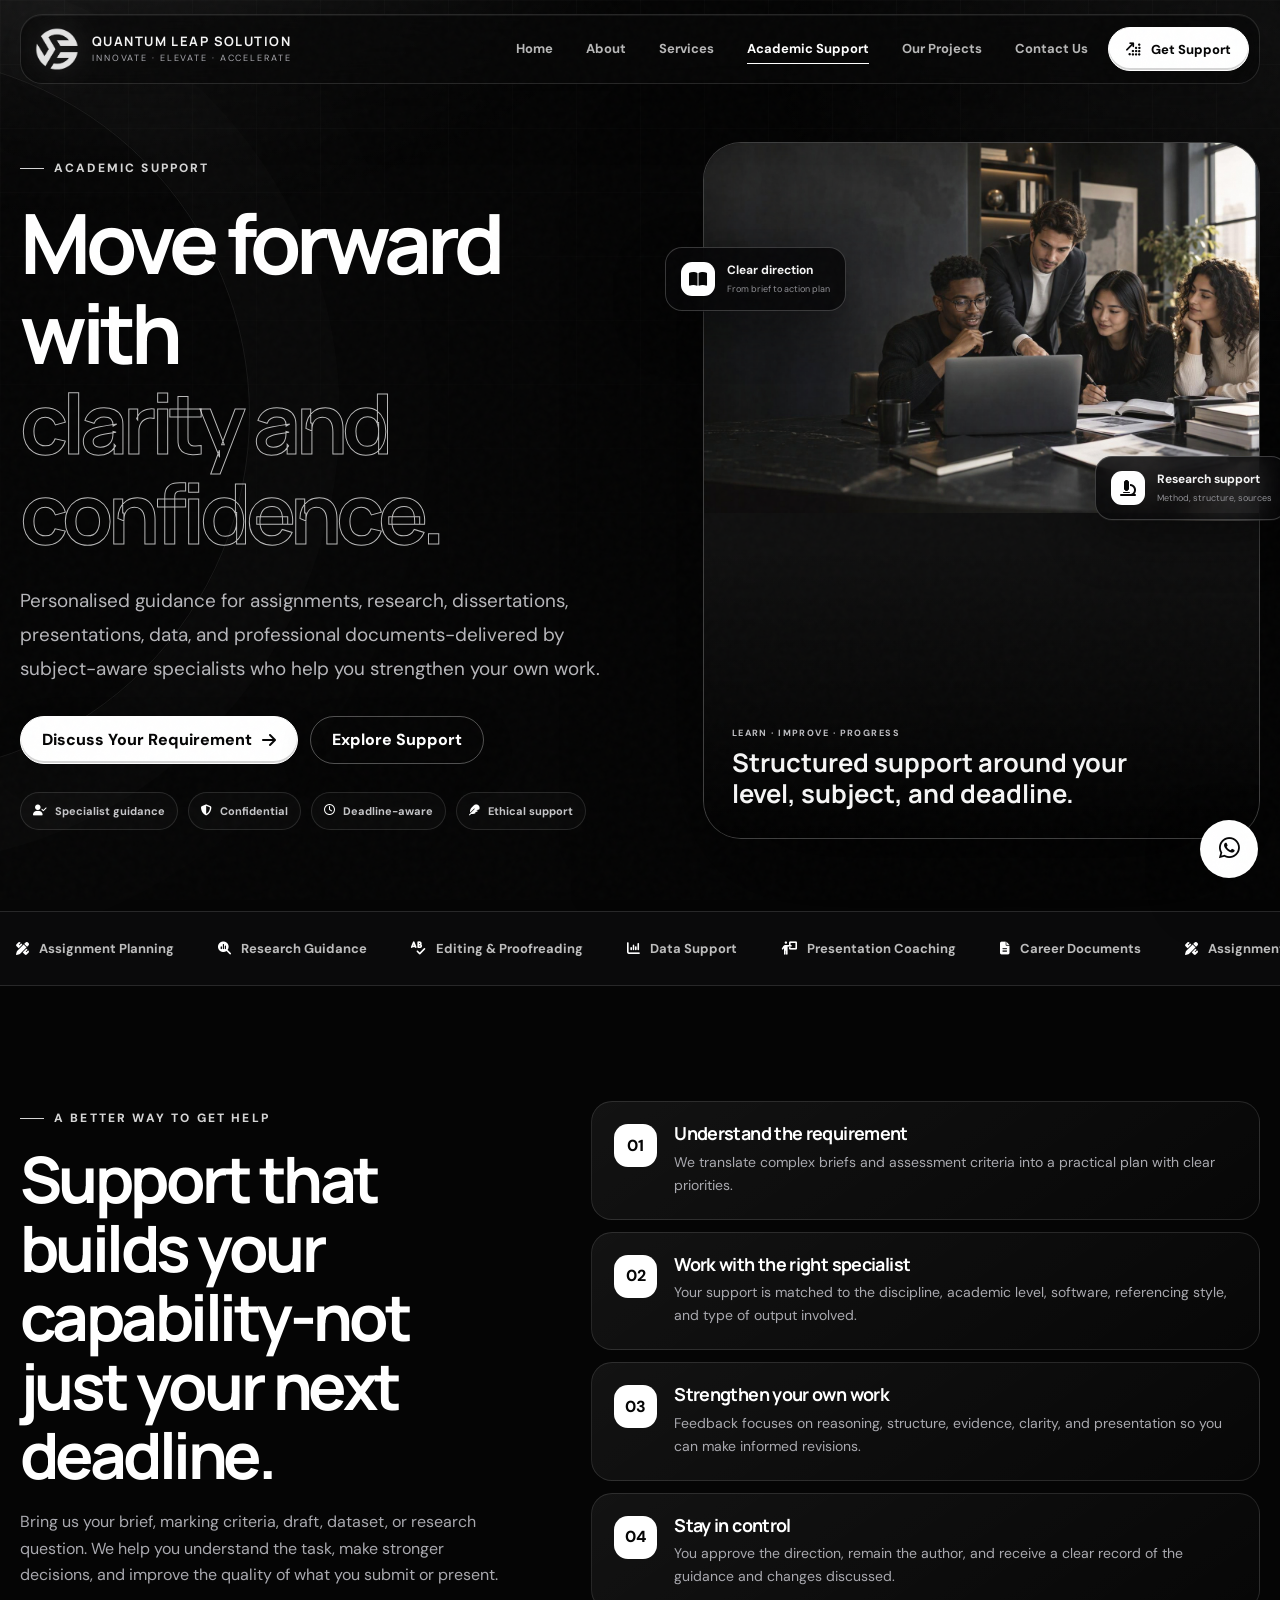
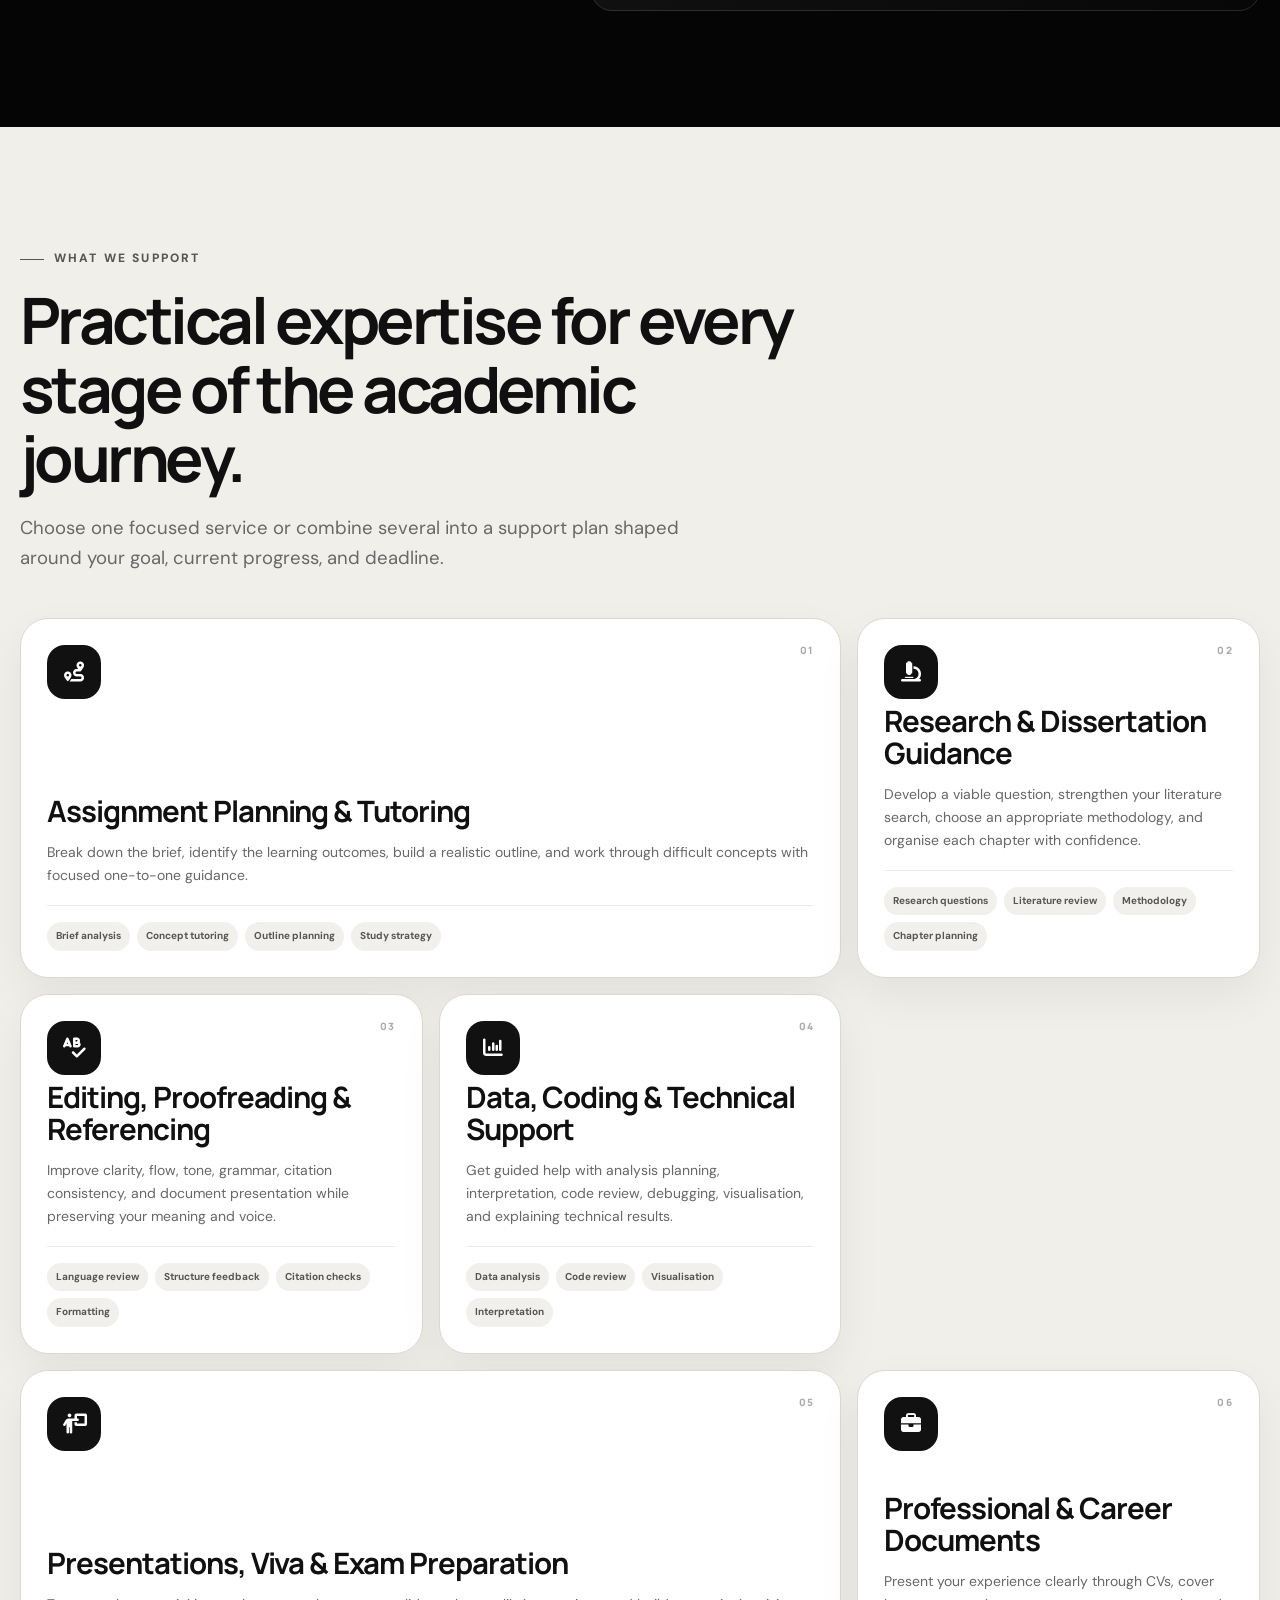
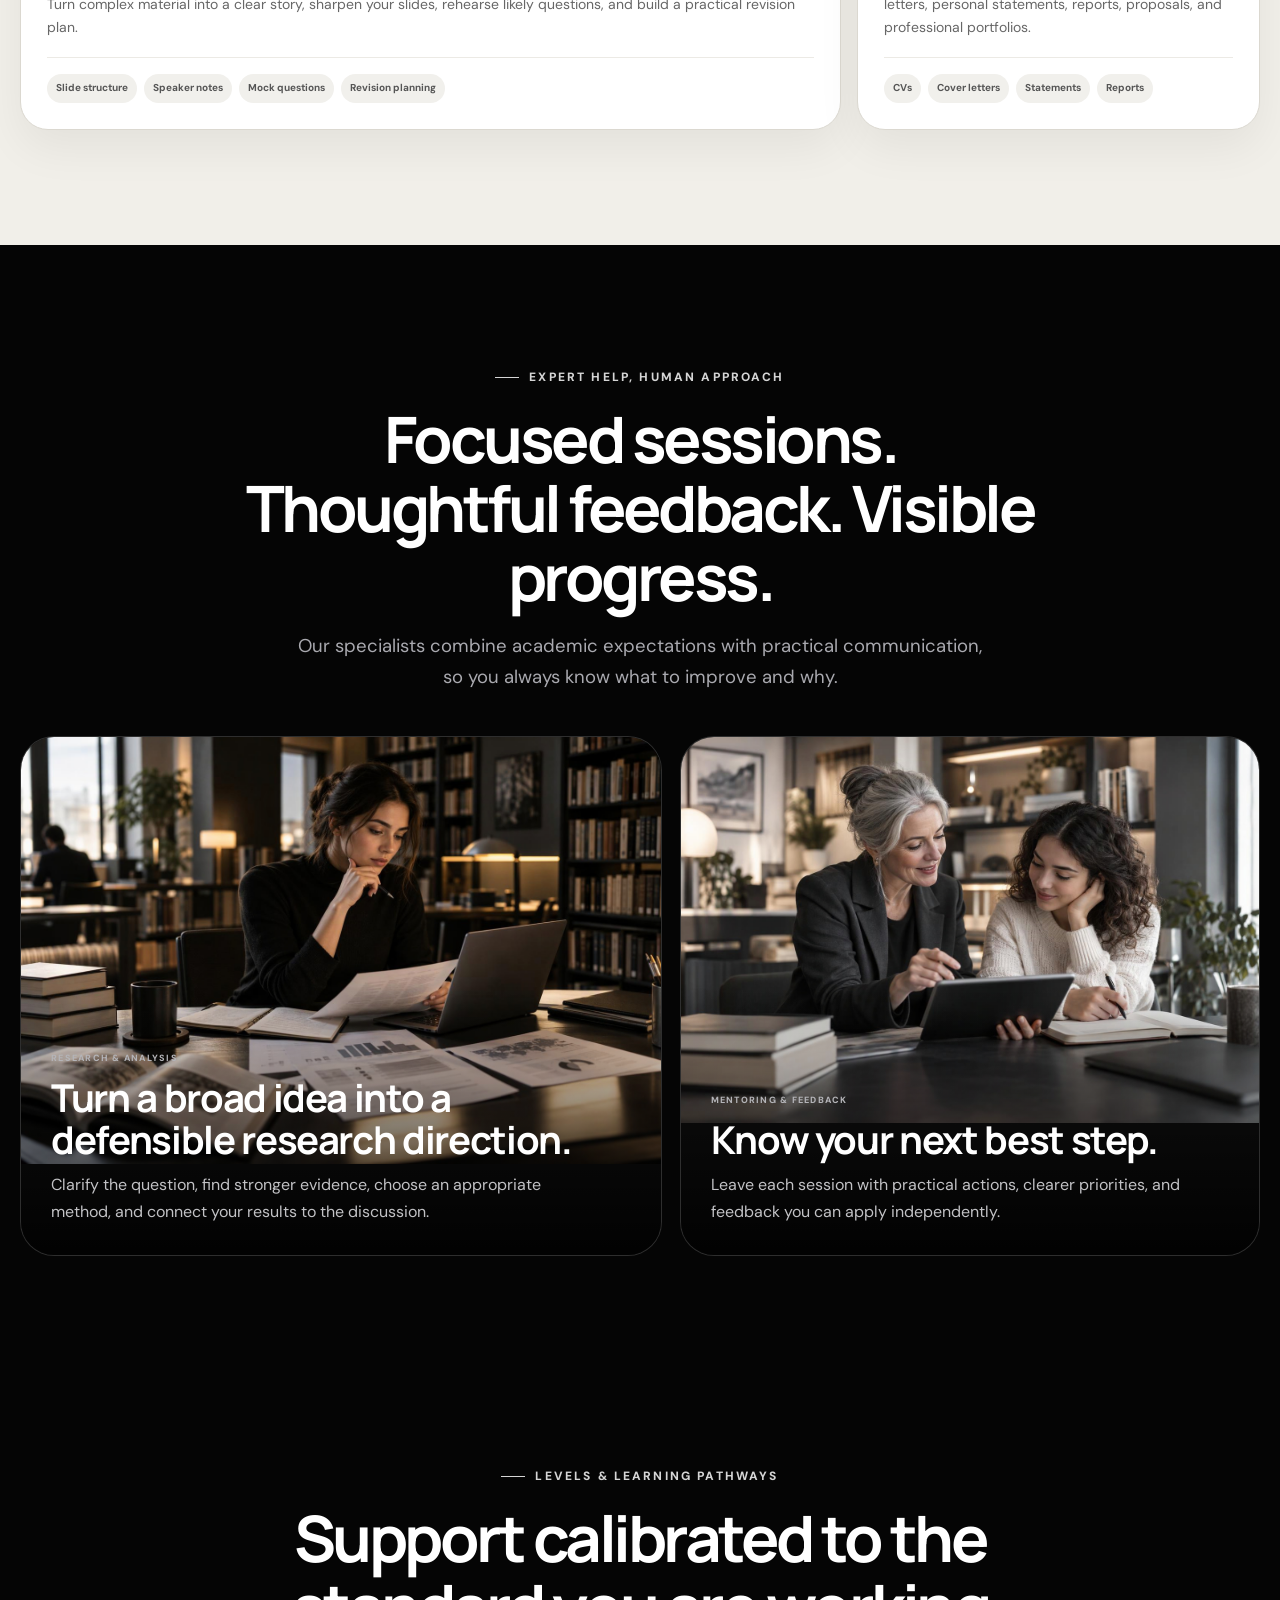
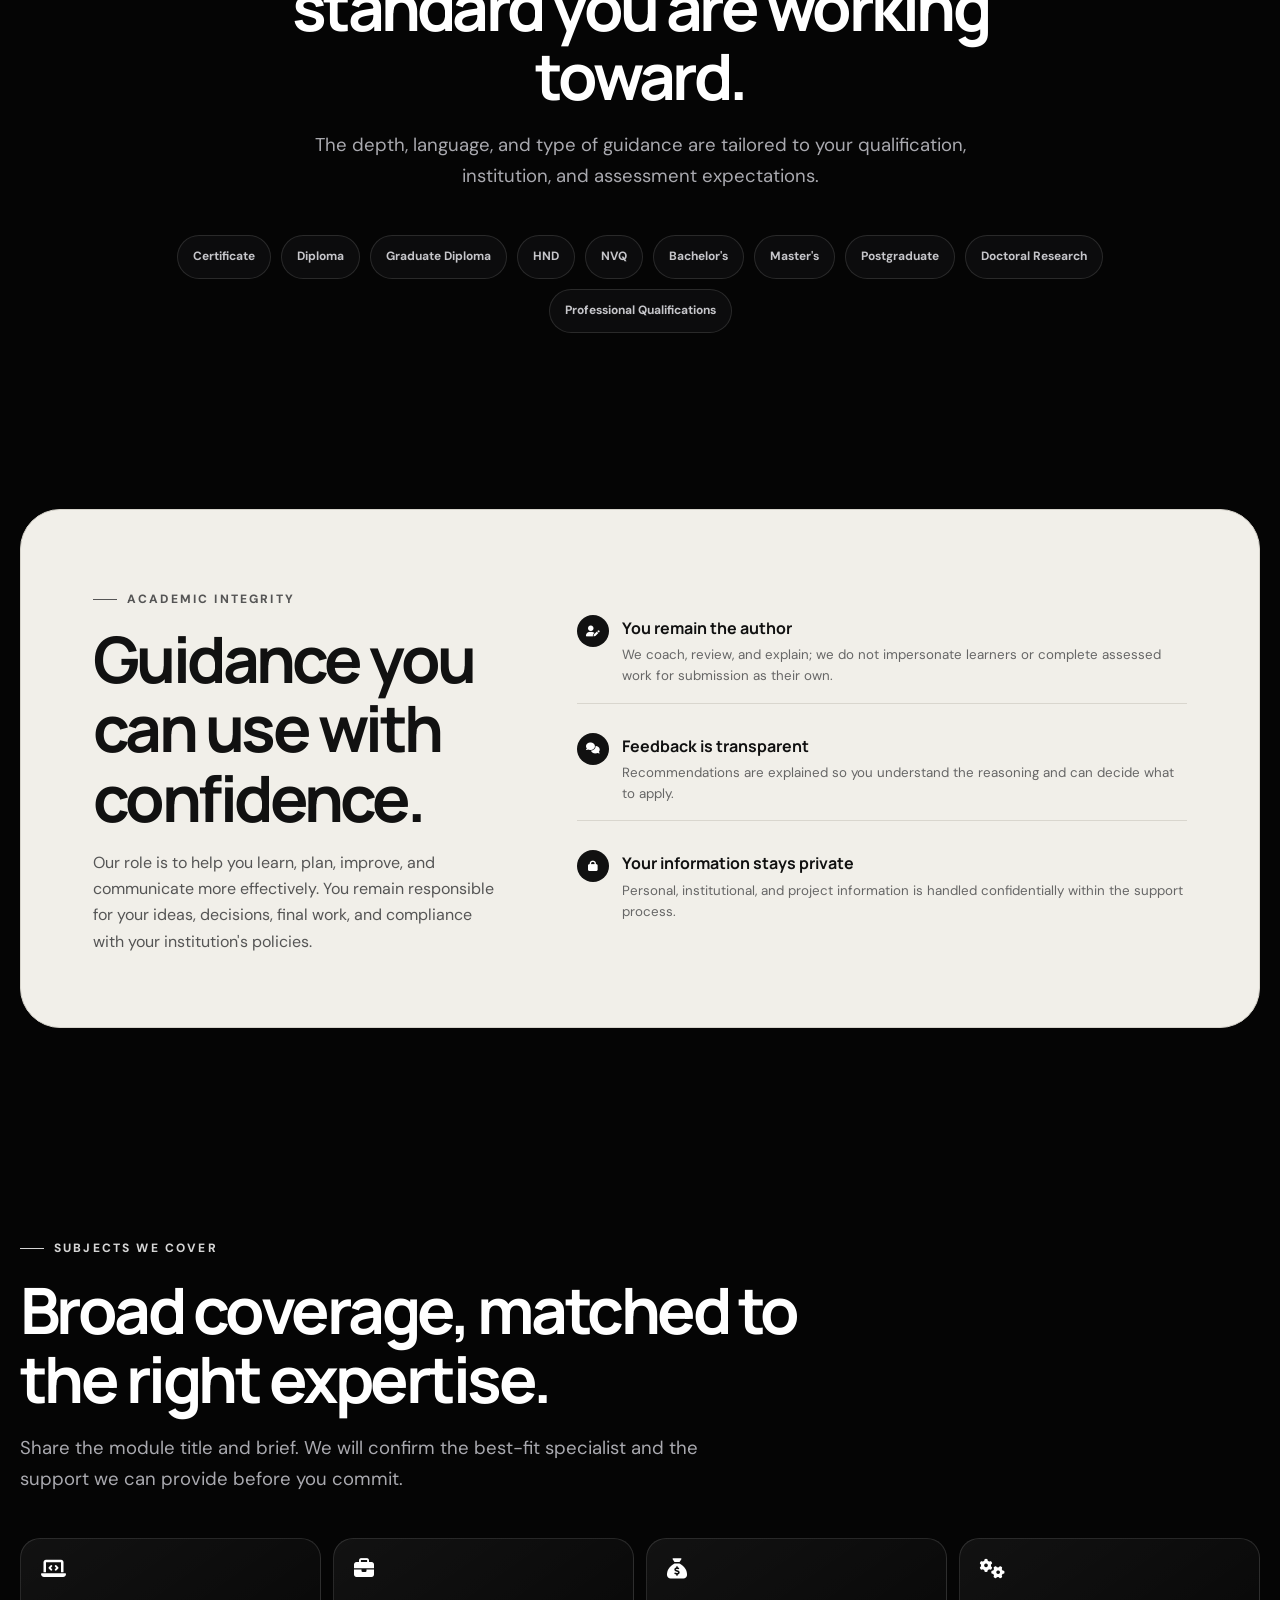
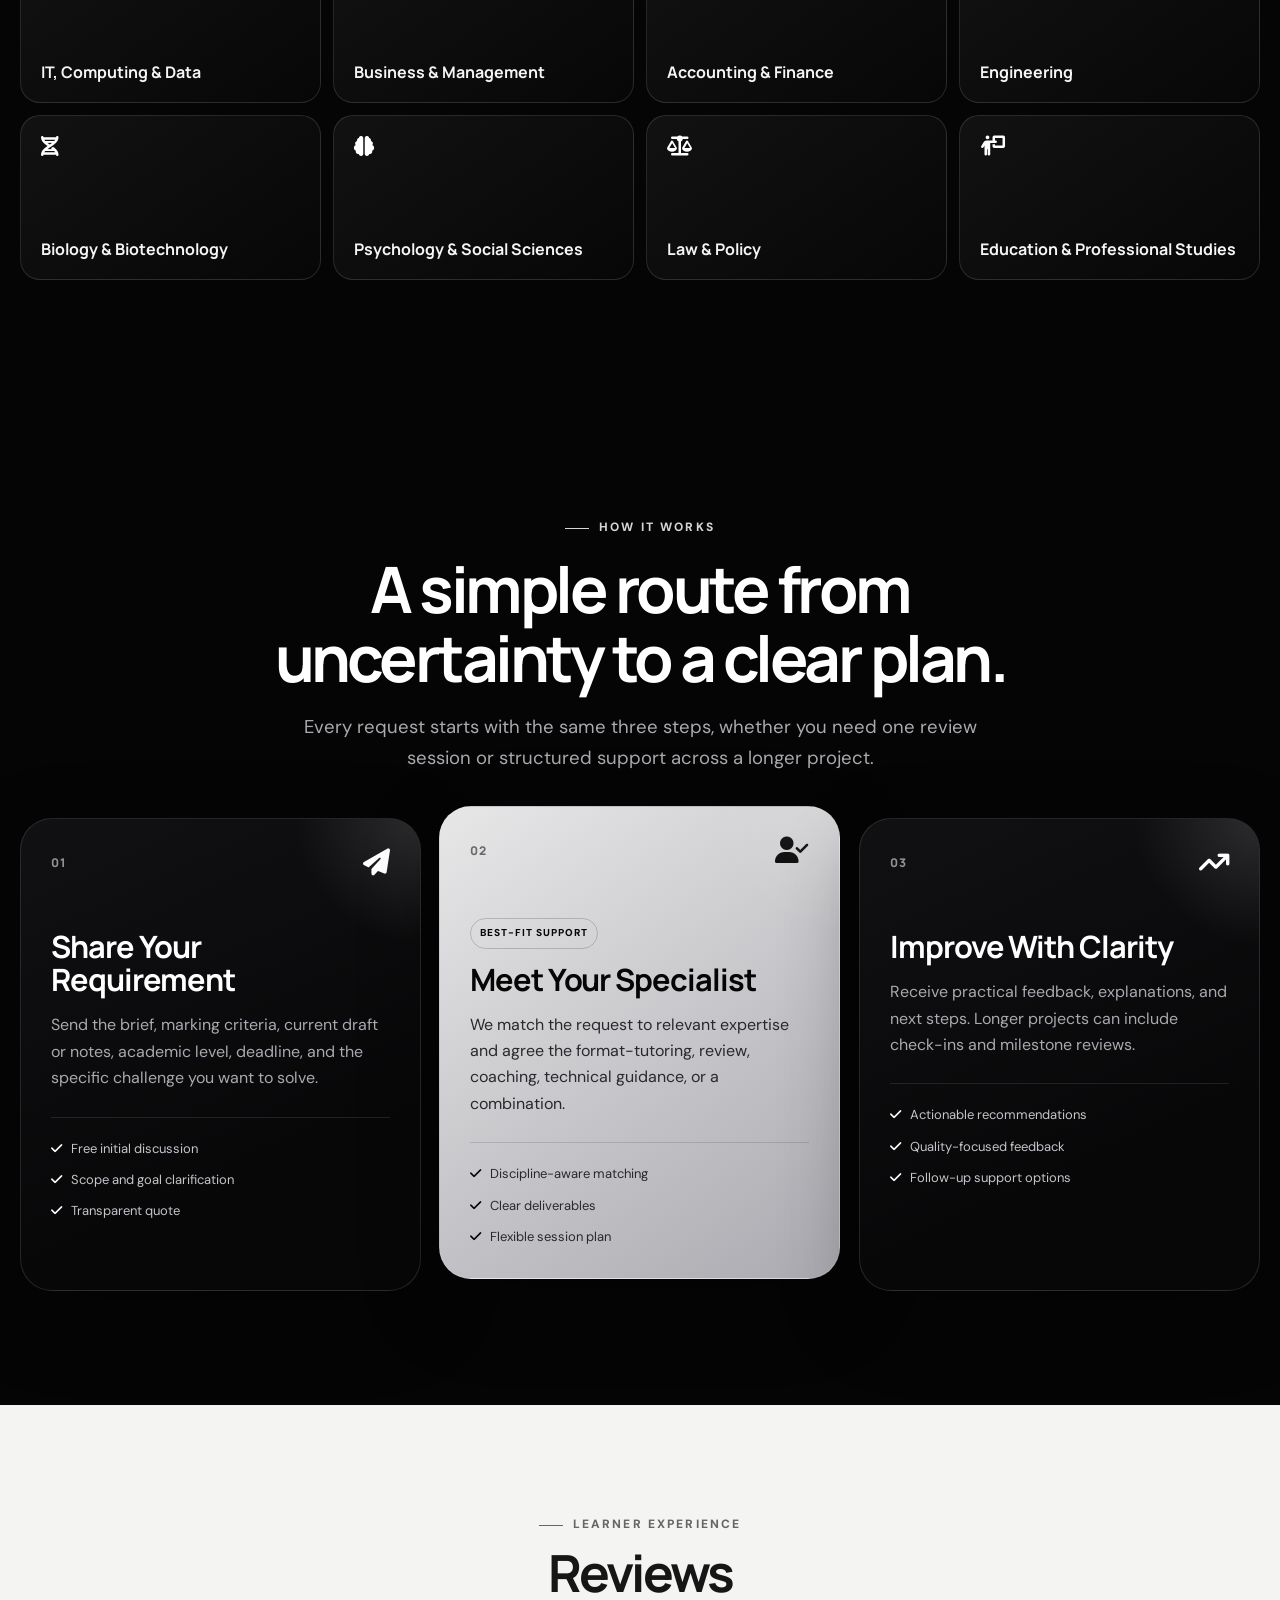
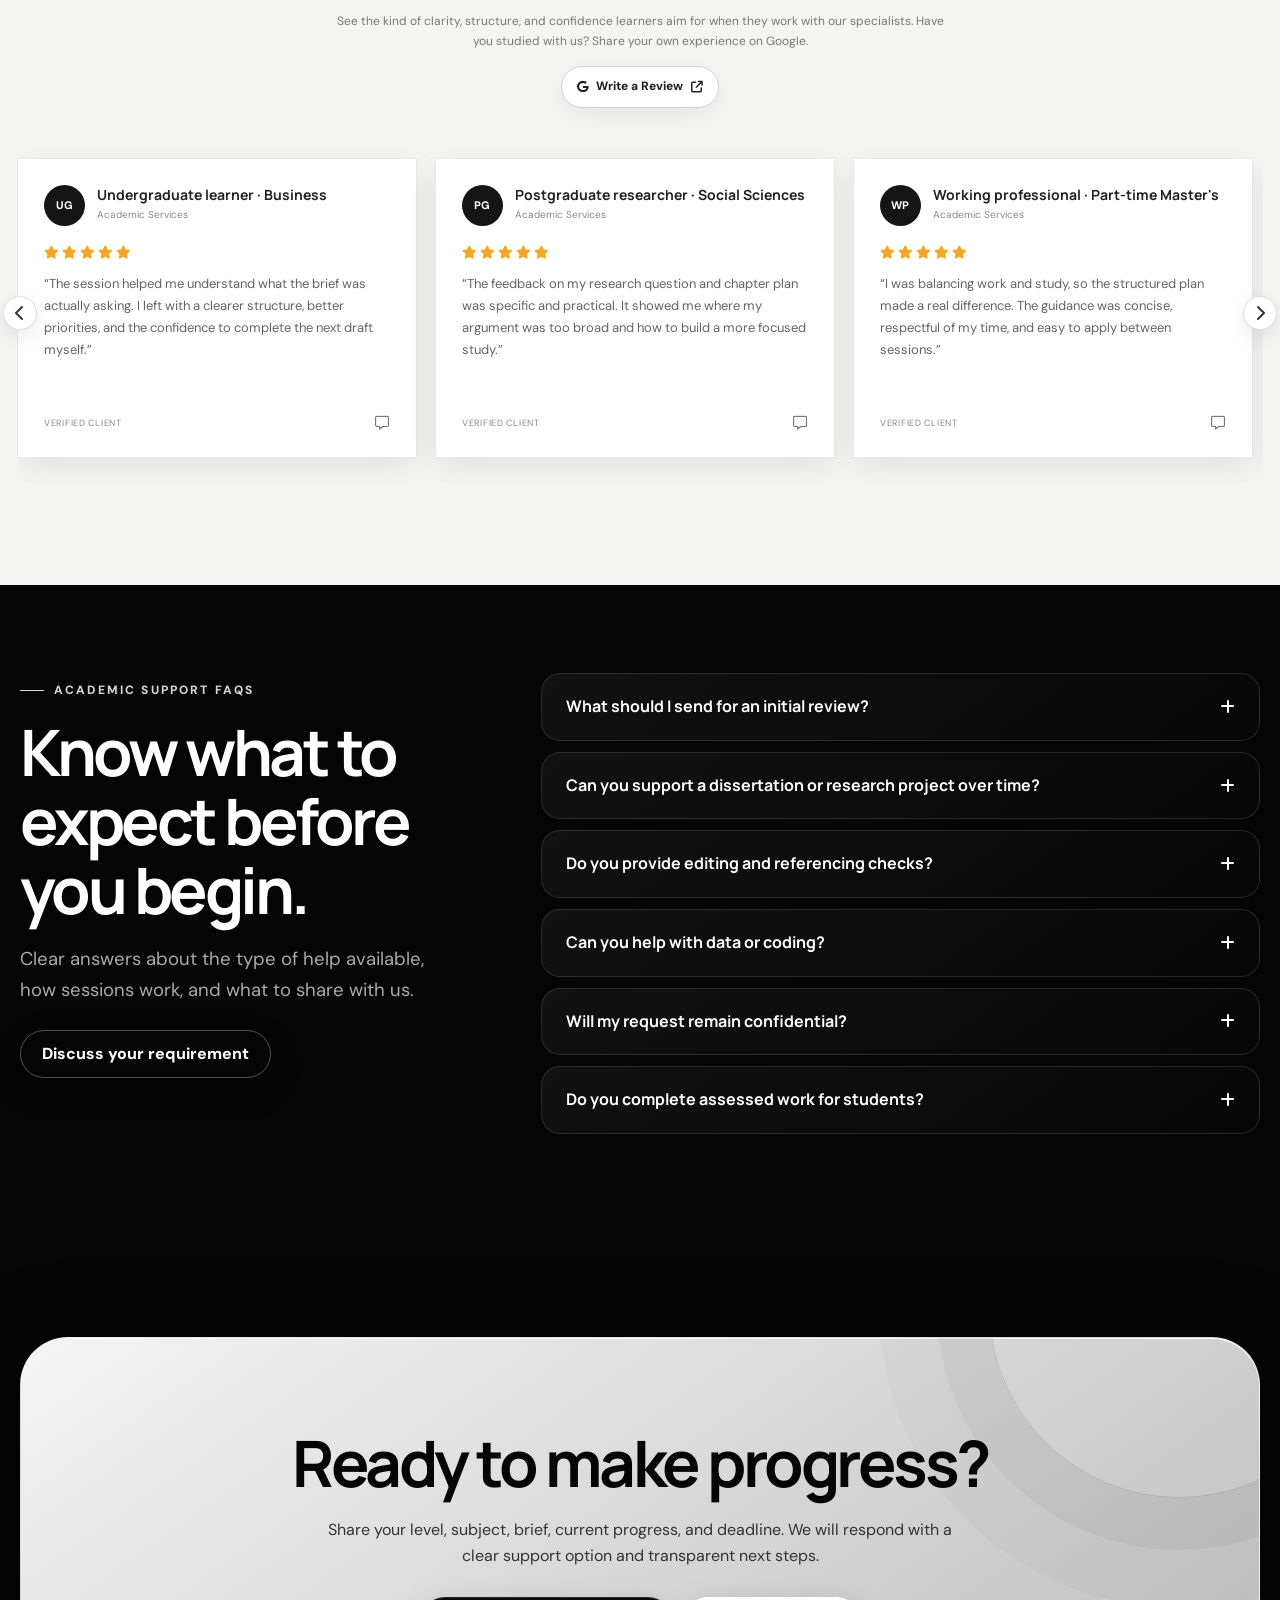
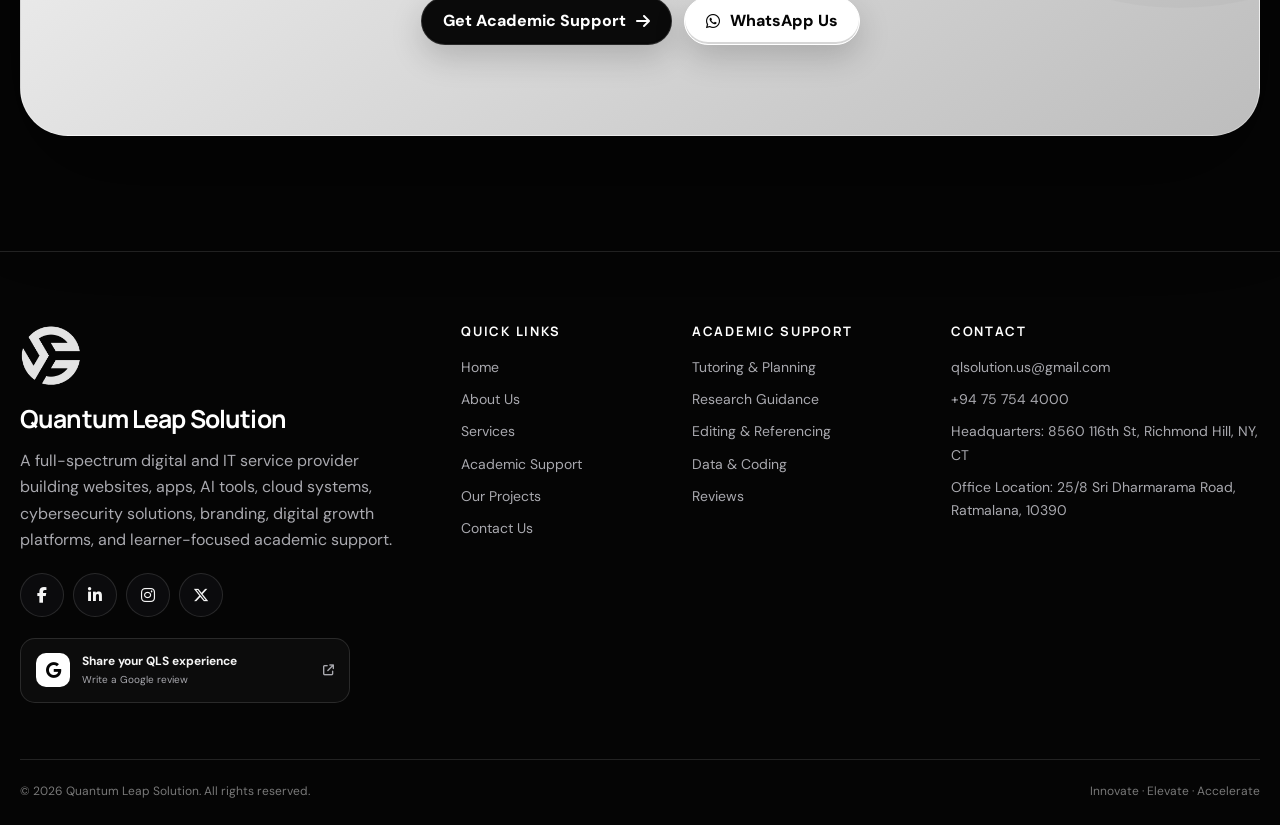
<file: academic-services.html>
<!DOCTYPE html>
<html lang="en">
<head>
<meta charset="utf-8"/>
<meta content="width=device-width, initial-scale=1.0" name="viewport"/>
<meta content="#050505" name="theme-color"/>
<meta content="Ethical, expert academic support from Quantum Leap Solution - tutoring, research guidance, editing, data support, presentations, and career documents for learners from certificate to postgraduate level." name="description"/>
<title>Academic Support - QLS</title>
<link href="assets/icon.png" rel="icon" type="image/png"/>
<link href="assets/icon.png" rel="apple-touch-icon"/>
<link href="https://fonts.googleapis.com" rel="preconnect"/>
<link crossorigin="" href="https://fonts.gstatic.com" rel="preconnect"/>
<link href="icons/css/all.min.css" rel="stylesheet"/>
<link href="site.css" rel="stylesheet"/>
<style>
/* Academic Support - page-only visual system */
.page-academic { --academic-ivory:#f1efe9; --academic-ink:#101010; --academic-gold:#d2b276; background:#050505; }
.academic-hero { position:relative; min-height:100svh; padding:142px 0 72px; display:flex; align-items:center; overflow:hidden; }
.academic-hero::before { content:""; position:absolute; width:720px; height:720px; left:-470px; top:6%; border:1px solid rgba(255,255,255,.08); border-radius:50%; box-shadow:0 0 0 90px rgba(255,255,255,.012),0 0 0 180px rgba(255,255,255,.006); }
.academic-hero-grid { position:relative; display:grid; grid-template-columns:minmax(0,1fr) minmax(430px,.92fr); gap:clamp(34px,6vw,88px); align-items:center; }
.academic-hero-copy h1 { margin-top:20px; max-width:760px; font-size:clamp(3.45rem,6.5vw,6.75rem); }
.academic-hero-copy h1 span { display:block; }
.academic-hero-copy > p { max-width:660px; margin:26px 0 30px; color:#b7b7bb; font-size:clamp(1.03rem,1.5vw,1.18rem); line-height:1.8; }
.academic-trust-row { display:flex; flex-wrap:wrap; gap:10px; margin-top:28px; }
.academic-trust-row span { display:inline-flex; align-items:center; gap:8px; padding:9px 12px; border:1px solid var(--line); border-radius:999px; color:#c7c7ca; background:rgba(255,255,255,.025); font-size:11px; font-weight:700; }
.academic-trust-row i { color:#fff; }
.academic-hero-visual { position:relative; }
.academic-hero-image { position:relative; margin:0; aspect-ratio:4/5; overflow:hidden; border:1px solid rgba(255,255,255,.2); border-radius:38px; background:#101010; box-shadow:0 42px 120px rgba(0,0,0,.62); }
.academic-hero-image::after { content:""; position:absolute; inset:0; background:linear-gradient(180deg,transparent 58%,rgba(0,0,0,.88)); pointer-events:none; }
.academic-hero-image img { width:100%; height:100%; object-fit:cover; object-position:63% center; }
.academic-hero-image figcaption { position:absolute; z-index:2; inset:auto 0 0; padding:28px; display:grid; gap:7px; }
.academic-hero-image figcaption span { color:#bcbcc0; font-size:9px; font-weight:800; letter-spacing:.16em; text-transform:uppercase; }
.academic-hero-image figcaption strong { max-width:410px; font:700 clamp(1.25rem,2vw,1.7rem)/1.2 Manrope,sans-serif; }
.academic-float { position:absolute; z-index:4; display:flex; align-items:center; gap:12px; padding:13px 15px; border:1px solid rgba(255,255,255,.2); border-radius:17px; background:rgba(6,6,7,.86); backdrop-filter:blur(14px); box-shadow:0 18px 50px rgba(0,0,0,.45); }
.academic-float i { width:34px; height:34px; display:grid; place-items:center; border-radius:11px; background:#fff; color:#050505; }
.academic-float span { display:grid; }
.academic-float strong { font-size:12px; }
.academic-float small { color:#8f8f94; font-size:9px; margin-top:2px; }
.academic-float.one { left:-38px; top:15%; }
.academic-float.two { right:-28px; top:45%; }
.academic-float.three { left:-20px; bottom:9%; }
.academic-marquee { overflow:hidden; border-block:1px solid var(--line); background:#0a0a0b; }
.academic-marquee .marquee-track { animation-duration:38s; }
.academic-intro-grid { display:grid; grid-template-columns:.85fr 1.15fr; gap:clamp(32px,6vw,90px); align-items:start; }
.academic-intro-copy { position:sticky; top:120px; }
.academic-intro-copy h2 { margin-top:15px; }
.academic-intro-copy p { margin-top:20px; color:var(--muted); }
.academic-principles { display:grid; gap:12px; }
.academic-principle { display:grid; grid-template-columns:auto 1fr; gap:17px; padding:22px; border:1px solid var(--line); border-radius:21px; background:linear-gradient(145deg,rgba(255,255,255,.06),rgba(255,255,255,.012)); }
.academic-principle > span { width:43px; height:43px; display:grid; place-items:center; border-radius:14px; background:#fff; color:#050505; font-weight:800; }
.academic-principle h3 { font-size:1.12rem; }
.academic-principle p { color:var(--muted); margin-top:7px; font-size:14px; }
.academic-services-section { background:var(--academic-ivory); color:var(--academic-ink); }
.academic-services-section h2,.academic-services-section h3 { color:var(--academic-ink); }
.academic-services-section .eyebrow { color:#555; }
.academic-services-section .section-heading p { color:#686868; }
.academic-service-grid { display:grid; grid-template-columns:repeat(12,1fr); gap:16px; }
.academic-service-card { grid-column:span 4; min-height:360px; padding:26px; display:flex; flex-direction:column; border:1px solid #dbd8d0; border-radius:28px; background:#fff; box-shadow:0 18px 45px rgba(0,0,0,.06); transition:transform .3s var(--ease),box-shadow .3s; }
.academic-service-card:nth-child(1),.academic-service-card:nth-child(5) { grid-column:span 8; }
.academic-service-card:hover { transform:translateY(-7px); box-shadow:0 28px 65px rgba(0,0,0,.11); }
.academic-service-card .service-top { display:flex; justify-content:space-between; gap:20px; align-items:flex-start; }
.academic-service-card .icon-tile { background:#111; color:#fff; border:0; box-shadow:none; }
.academic-service-card .service-number { color:#aaa; font:800 10px/1 Manrope,sans-serif; letter-spacing:.14em; }
.academic-service-card h3 { margin-top:auto; font-size:clamp(1.45rem,2.3vw,2rem); }
.academic-service-card p { margin-top:13px; color:#676767; font-size:14px; }
.academic-service-card ul { list-style:none; padding:16px 0 0; margin:18px 0 0; border-top:1px solid #eceae5; display:flex; flex-wrap:wrap; gap:7px; }
.academic-service-card li { padding:6px 9px; border-radius:999px; background:#f1f0ec; color:#555; font-size:10px; font-weight:700; }
.academic-image-story { display:grid; grid-template-columns:1.05fr .95fr; gap:18px; }
.academic-image-card { position:relative; min-height:520px; margin:0; overflow:hidden; border-radius:34px; border:1px solid var(--line); background:#111; }
.academic-image-card img { width:100%; height:100%; object-fit:cover; }
.academic-image-card::after { content:""; position:absolute; inset:0; background:linear-gradient(180deg,transparent 48%,rgba(0,0,0,.9)); }
.academic-image-card figcaption { position:absolute; z-index:2; inset:auto 0 0; padding:30px; }
.academic-image-card figcaption span { color:#b4b4b8; font-size:9px; font-weight:800; letter-spacing:.14em; text-transform:uppercase; }
.academic-image-card figcaption h3 { margin-top:8px; font-size:clamp(1.6rem,3vw,2.7rem); }
.academic-image-card figcaption p { max-width:540px; margin-top:12px; color:#c2c2c5; }
.academic-image-card.secondary { min-height:520px; }
.academic-levels { display:flex; flex-wrap:wrap; justify-content:center; gap:10px; max-width:1000px; margin:0 auto; }
.academic-levels span { padding:11px 15px; border:1px solid var(--line); border-radius:999px; background:#0c0c0d; color:#c6c6ca; font-size:12px; font-weight:700; }
.academic-integrity { padding:clamp(34px,6vw,72px); display:grid; grid-template-columns:.8fr 1.2fr; gap:clamp(26px,6vw,80px); align-items:center; border:1px solid #d7d4cc; border-radius:40px; background:var(--academic-ivory); color:#111; }
.academic-integrity .eyebrow { color:#555; }
.academic-integrity h2 { color:#111; margin-top:15px; }
.academic-integrity p { color:#555; }
.academic-integrity-list { display:grid; gap:13px; }
.academic-integrity-list div { display:grid; grid-template-columns:auto 1fr; gap:13px; align-items:start; padding:16px 0; border-bottom:1px solid #d9d6ce; }
.academic-integrity-list div:last-child { border-bottom:0; }
.academic-integrity-list i { width:32px; height:32px; display:grid; place-items:center; border-radius:50%; background:#111; color:#fff; font-size:11px; }
.academic-integrity-list strong { display:block; font-family:Manrope,sans-serif; }
.academic-integrity-list small { display:block; margin-top:4px; color:#666; line-height:1.55; }
.academic-review-note { max-width:760px; margin:15px auto 0; color:#777; font-size:11px; line-height:1.6; }
.page-academic .review-tile { min-height:300px; }
.page-academic .review-tile-foot span { color:#888; }
.academic-process .engagement-card { min-height:460px; }
.academic-subjects { display:grid; grid-template-columns:repeat(4,1fr); gap:12px; }
.academic-subject { min-height:165px; padding:20px; display:flex; flex-direction:column; justify-content:space-between; border:1px solid var(--line); border-radius:20px; background:linear-gradient(145deg,rgba(255,255,255,.055),rgba(255,255,255,.012)); }
.academic-subject i { color:#fff; font-size:20px; }
.academic-subject strong { font:700 1rem/1.25 Manrope,sans-serif; }
@media (max-width:1060px) {
  .academic-hero-grid { grid-template-columns:1fr .82fr; }
  .academic-float.two { right:-10px; }
  .academic-service-card,.academic-service-card:nth-child(1),.academic-service-card:nth-child(5) { grid-column:span 6; }
  .academic-subjects { grid-template-columns:repeat(3,1fr); }
}
@media (max-width:840px) {
  .academic-hero { min-height:auto; padding:126px 0 66px; }
  .academic-hero-grid { grid-template-columns:1fr; }
  .academic-hero-copy h1 { max-width:900px; font-size:clamp(3rem,10vw,5rem); }
  .academic-hero-image { aspect-ratio:16/10; }
  .academic-hero-image img { object-position:center 48%; }
  .academic-float { display:none; }
  .academic-intro-grid,.academic-image-story,.academic-integrity { grid-template-columns:1fr; }
  .academic-intro-copy { position:static; }
  .academic-image-card,.academic-image-card.secondary { min-height:430px; }
  .academic-subjects { grid-template-columns:repeat(2,1fr); }
}
@media (max-width:620px) {
  .academic-hero { padding:112px 0 48px; }
  .academic-hero-copy h1 { font-size:clamp(2.6rem,13vw,3.8rem); }
  .academic-hero-copy h1 span { display:inline; }
  .academic-hero-copy > p { margin:21px 0 25px; font-size:1rem; }
  .academic-trust-row { gap:7px; }
  .academic-trust-row span { font-size:9px; padding:7px 9px; }
  .academic-hero-image { aspect-ratio:4/3; border-radius:23px; }
  .academic-hero-image figcaption { padding:20px; }
  .academic-service-card,.academic-service-card:nth-child(n) { grid-column:1/-1; min-height:300px; border-radius:22px; }
  .academic-image-card,.academic-image-card.secondary { min-height:390px; border-radius:24px; }
  .academic-image-card figcaption { padding:22px; }
  .academic-integrity { padding:28px 22px; border-radius:25px; }
  .academic-subjects { grid-template-columns:1fr 1fr; gap:9px; }
  .academic-subject { min-height:135px; padding:16px; }
}

/* ===== Mobile hardening ===== */
html, body.page-academic { overflow-x: hidden; max-width: 100%; }
.page-academic img { max-width: 100%; height: auto; }

/* Stop grid children from forcing horizontal overflow */
.academic-hero-grid, .academic-intro-grid, .academic-image-story,
.academic-integrity, .academic-service-grid, .academic-subjects { min-width: 0; }
.academic-hero-grid > *, .academic-intro-grid > *, .academic-image-story > *,
.academic-integrity > * { min-width: 0; }

@media (max-width: 840px) {
  .academic-hero-grid, .academic-intro-grid,
  .academic-image-story, .academic-integrity { grid-template-columns: minmax(0,1fr); }
  .academic-hero-image img, .academic-image-card img { height: 100%; }
  .academic-hero::before { display: none; }
}

@media (max-width: 620px) {
  .page-academic .container { padding-left: 18px; padding-right: 18px; }

  /* Hero */
  .academic-hero { padding: 104px 0 40px; }
  .academic-hero-copy h1 { font-size: clamp(2.3rem, 11vw, 3.2rem); line-height: 1.08; }
  .academic-hero-copy > p { font-size: .97rem; line-height: 1.7; }
  .academic-hero .actions { display: grid; grid-template-columns: 1fr; gap: 10px; }
  .academic-hero .actions .button { width: 100%; justify-content: center; }
  .academic-trust-row span { font-size: 10px; }
  .academic-hero-image { aspect-ratio: 4/3.4; }
  .academic-hero-image figcaption strong { font-size: 1.05rem; }

  /* Cards */
  .academic-principle { grid-template-columns: 1fr; gap: 12px; padding: 18px; }
  .academic-service-card, .academic-service-card:nth-child(n) { padding: 20px; min-height: 0; }
  .academic-service-card h3 { margin-top: 28px; font-size: 1.35rem; }
  .academic-image-card figcaption h3 { font-size: 1.4rem; }
  .academic-image-card figcaption p { font-size: 13.5px; }

  /* Levels + subjects */
  .academic-levels { justify-content: flex-start; gap: 8px; }
  .academic-levels span { font-size: 11px; padding: 9px 12px; }
  .academic-subject strong { font-size: .92rem; }

  /* Integrity block */
  .academic-integrity-list div { grid-template-columns: 1fr; gap: 10px; }

  /* Reviews slider */
  .reviews-slider { position: relative; }
  .reviews-arrow { display: none; }
  .reviews-row { scroll-snap-type: x mandatory; -webkit-overflow-scrolling: touch; }
  .page-academic .review-tile { min-width: 82vw; max-width: 82vw; scroll-snap-align: start; }

  /* CTA + forms */
  .cta-panel .actions { display: grid; gap: 10px; }
  .cta-panel .actions .button { width: 100%; justify-content: center; }
  .form-grid { grid-template-columns: 1fr; }
  .form-actions { display: grid; grid-template-columns: 1fr; gap: 10px; }
  .form-actions .button { width: 100%; justify-content: center; }
  .modal-dialog { width: calc(100vw - 20px); max-height: 92svh; overflow-y: auto; }
  input, select, textarea { font-size: 16px; } /* prevents iOS zoom on focus */

  /* Keep content and floating widgets clear of the bottom contact bar */
  .site-footer { padding-bottom: 84px; }
  .whatsapp-widget, .back-to-top { bottom: 84px; }
  .whatsapp-panel { width: calc(100vw - 28px); max-width: 360px; }
}

@media (max-width: 380px) {
  .academic-subjects { grid-template-columns: 1fr; }
  .academic-hero-copy h1 { font-size: 2.1rem; }
}

/* ===== Modal: mobile fix ===== */
.modal { z-index: 3000 !important; }          /* above the sticky header (and anything else) */
.site-header { z-index: 1000; }

@media (max-width: 620px) {
  .modal {
    position: fixed !important;
    inset: 0 !important;
    padding: 0 !important;
    display: flex;
    align-items: flex-end;                     /* bottom-sheet style */
    background: rgba(0,0,0,.72);
  }
  .modal-dialog {
    width: 100% !important;
    max-width: 100% !important;
    margin: 0 !important;
    max-height: 92dvh;
    display: flex;
    flex-direction: column;
    overflow: hidden;
    border-radius: 24px 24px 0 0 !important;
    transform: none !important;
  }
  .modal-head {
    flex: 0 0 auto;
    padding: 16px 18px 14px !important;
    gap: 12px;
  }
  .modal-head h3 { font-size: 1.25rem; line-height: 1.2; }
  .modal-head .icon-button { width: 40px; height: 40px; flex: 0 0 auto; }
  .modal-body {
    flex: 1 1 auto;
    overflow-y: auto;
    -webkit-overflow-scrolling: touch;
    overscroll-behavior: contain;
    padding: 16px 18px calc(24px + env(safe-area-inset-bottom)) !important;
  }
  .modal-body > .muted { font-size: 14px; line-height: 1.6; margin-bottom: 16px !important; }

  .form-grid { grid-template-columns: 1fr !important; gap: 14px; }
  .form-grid .field.full { grid-column: auto; }
  .field label { font-size: 12px; margin-bottom: 6px; }
  .field input, .field select { min-height: 48px; padding: 0 14px; font-size: 16px; }
  .field textarea { min-height: 110px; font-size: 16px; }
  .form-actions { display: grid !important; grid-template-columns: 1fr; gap: 10px; }
  .form-actions .button { width: 100%; justify-content: center; }
}

</style>
</head>
<body class="page-academic">
<a class="skip-link" href="#main-content">Skip to main content</a>
<div aria-hidden="true" class="scroll-progress"></div>
<header class="site-header">
<div class="container navbar">
<a aria-label="Quantum Leap Solution home" class="brand" href="index.html">
<img alt="Quantum Leap Solution logo" src="assets/icon.png"/>
<span class="brand-text"><strong>QUANTUM LEAP SOLUTION</strong><small>INNOVATE · ELEVATE · ACCELERATE</small></span>
</a>
<button aria-controls="primary-navigation" aria-expanded="false" aria-label="Open navigation" class="nav-toggle" type="button"><i aria-hidden="true" class="fa-solid fa-bars"></i></button>
<nav aria-label="Primary navigation" class="nav-links" id="primary-navigation">
<a href="index.html">Home</a><a href="about.html">About</a><a href="services.html">Services</a><a aria-current="page" class="active" href="academic-services.html">Academic Support</a><a href="projects.html">Our Projects</a><a href="contact.html">Contact Us</a>
<button class="button small" onclick="openProjectModal('Academic Support')" type="button"><i aria-hidden="true" class="fa-solid fa-arrow-up-right-dots"></i>Get Support</button>
</nav>
</div>
<div aria-hidden="true" class="nav-overlay"></div>
</header>

<main id="main-content">
<section class="academic-hero">
<div class="container academic-hero-grid">
<div class="academic-hero-copy">
<span class="eyebrow reveal">Academic Support</span>
<h1 class="reveal">Move forward with <span class="display-outline">clarity and confidence.</span></h1>
<p class="reveal">Personalised guidance for assignments, research, dissertations, presentations, data, and professional documents-delivered by subject-aware specialists who help you strengthen your own work.</p>
<div class="actions reveal"><button class="button" onclick="openProjectModal('Academic Support')" type="button">Discuss Your Requirement<i aria-hidden="true" class="fa-solid fa-arrow-right"></i></button><a class="button outline" href="#academic-services">Explore Support</a></div>
<div class="academic-trust-row reveal"><span><i class="fa-solid fa-user-check"></i>Specialist guidance</span><span><i class="fa-solid fa-shield-halved"></i>Confidential</span><span><i class="fa-regular fa-clock"></i>Deadline-aware</span><span><i class="fa-solid fa-feather"></i>Ethical support</span></div>
</div>
<div class="academic-hero-visual reveal">
<figure class="academic-hero-image">
<img alt="Students and a mentor collaborating around a laptop and research materials" decoding="async" fetchpriority="high" height="960" src="assets/visuals/qls-academic-hero.png" width="1440"/>
<figcaption><span>Learn · Improve · Progress</span><strong>Structured support around your level, subject, and deadline.</strong></figcaption>
</figure>
<div class="academic-float one"><i class="fa-solid fa-book-open"></i><span><strong>Clear direction</strong><small>From brief to action plan</small></span></div>
<div class="academic-float two"><i class="fa-solid fa-microscope"></i><span><strong>Research support</strong><small>Method, structure, sources</small></span></div>
</div>
</div>
</section>

<div aria-label="Academic support areas" class="academic-marquee"><div class="marquee-track"><span class="marquee-item"><i class="fa-solid fa-pen-ruler"></i>Assignment Planning</span><span class="marquee-item"><i class="fa-solid fa-magnifying-glass-chart"></i>Research Guidance</span><span class="marquee-item"><i class="fa-solid fa-spell-check"></i>Editing &amp; Proofreading</span><span class="marquee-item"><i class="fa-solid fa-chart-column"></i>Data Support</span><span class="marquee-item"><i class="fa-solid fa-person-chalkboard"></i>Presentation Coaching</span><span class="marquee-item"><i class="fa-solid fa-file-lines"></i>Career Documents</span><span class="marquee-item"><i class="fa-solid fa-pen-ruler"></i>Assignment Planning</span><span class="marquee-item"><i class="fa-solid fa-magnifying-glass-chart"></i>Research Guidance</span><span class="marquee-item"><i class="fa-solid fa-spell-check"></i>Editing &amp; Proofreading</span><span class="marquee-item"><i class="fa-solid fa-chart-column"></i>Data Support</span><span class="marquee-item"><i class="fa-solid fa-person-chalkboard"></i>Presentation Coaching</span><span class="marquee-item"><i class="fa-solid fa-file-lines"></i>Career Documents</span></div></div>

<section class="section">
<div class="container academic-intro-grid">
<div class="academic-intro-copy reveal"><span class="eyebrow">A Better Way to Get Help</span><h2>Support that builds your capability-not just your next deadline.</h2><p>Bring us your brief, marking criteria, draft, dataset, or research question. We help you understand the task, make stronger decisions, and improve the quality of what you submit or present.</p></div>
<div class="academic-principles">
<article class="academic-principle reveal"><span>01</span><div><h3>Understand the requirement</h3><p>We translate complex briefs and assessment criteria into a practical plan with clear priorities.</p></div></article>
<article class="academic-principle reveal"><span>02</span><div><h3>Work with the right specialist</h3><p>Your support is matched to the discipline, academic level, software, referencing style, and type of output involved.</p></div></article>
<article class="academic-principle reveal"><span>03</span><div><h3>Strengthen your own work</h3><p>Feedback focuses on reasoning, structure, evidence, clarity, and presentation so you can make informed revisions.</p></div></article>
<article class="academic-principle reveal"><span>04</span><div><h3>Stay in control</h3><p>You approve the direction, remain the author, and receive a clear record of the guidance and changes discussed.</p></div></article>
</div>
</div>
</section>

<section class="section academic-services-section" id="academic-services">
<div class="container">
<div class="section-heading reveal"><span class="eyebrow">What We Support</span><h2>Practical expertise for every stage of the academic journey.</h2><p>Choose one focused service or combine several into a support plan shaped around your goal, current progress, and deadline.</p></div>
<div class="academic-service-grid">
<article class="academic-service-card reveal"><div class="service-top"><div class="icon-tile"><i class="fa-solid fa-route"></i></div><span class="service-number">01</span></div><h3>Assignment Planning &amp; Tutoring</h3><p>Break down the brief, identify the learning outcomes, build a realistic outline, and work through difficult concepts with focused one-to-one guidance.</p><ul><li>Brief analysis</li><li>Concept tutoring</li><li>Outline planning</li><li>Study strategy</li></ul></article>
<article class="academic-service-card reveal"><div class="service-top"><div class="icon-tile"><i class="fa-solid fa-microscope"></i></div><span class="service-number">02</span></div><h3>Research &amp; Dissertation Guidance</h3><p>Develop a viable question, strengthen your literature search, choose an appropriate methodology, and organise each chapter with confidence.</p><ul><li>Research questions</li><li>Literature review</li><li>Methodology</li><li>Chapter planning</li></ul></article>
<article class="academic-service-card reveal"><div class="service-top"><div class="icon-tile"><i class="fa-solid fa-spell-check"></i></div><span class="service-number">03</span></div><h3>Editing, Proofreading &amp; Referencing</h3><p>Improve clarity, flow, tone, grammar, citation consistency, and document presentation while preserving your meaning and voice.</p><ul><li>Language review</li><li>Structure feedback</li><li>Citation checks</li><li>Formatting</li></ul></article>
<article class="academic-service-card reveal"><div class="service-top"><div class="icon-tile"><i class="fa-solid fa-chart-column"></i></div><span class="service-number">04</span></div><h3>Data, Coding &amp; Technical Support</h3><p>Get guided help with analysis planning, interpretation, code review, debugging, visualisation, and explaining technical results.</p><ul><li>Data analysis</li><li>Code review</li><li>Visualisation</li><li>Interpretation</li></ul></article>
<article class="academic-service-card reveal"><div class="service-top"><div class="icon-tile"><i class="fa-solid fa-person-chalkboard"></i></div><span class="service-number">05</span></div><h3>Presentations, Viva &amp; Exam Preparation</h3><p>Turn complex material into a clear story, sharpen your slides, rehearse likely questions, and build a practical revision plan.</p><ul><li>Slide structure</li><li>Speaker notes</li><li>Mock questions</li><li>Revision planning</li></ul></article>
<article class="academic-service-card reveal"><div class="service-top"><div class="icon-tile"><i class="fa-solid fa-briefcase"></i></div><span class="service-number">06</span></div><h3>Professional &amp; Career Documents</h3><p>Present your experience clearly through CVs, cover letters, personal statements, reports, proposals, and professional portfolios.</p><ul><li>CVs</li><li>Cover letters</li><li>Statements</li><li>Reports</li></ul></article>
</div>
</div>
</section>

<section class="section">
<div class="container">
<div class="section-heading center reveal"><span class="eyebrow">Expert Help, Human Approach</span><h2>Focused sessions. Thoughtful feedback. Visible progress.</h2><p>Our specialists combine academic expectations with practical communication, so you always know what to improve and why.</p></div>
<div class="academic-image-story">
<figure class="academic-image-card reveal"><img alt="Postgraduate researcher reviewing articles and data in a library workspace" loading="lazy" height="960" src="assets/visuals/qls-research-support.png" width="1440"/><figcaption><span>Research &amp; Analysis</span><h3>Turn a broad idea into a defensible research direction.</h3><p>Clarify the question, find stronger evidence, choose an appropriate method, and connect your results to the discussion.</p></figcaption></figure>
<figure class="academic-image-card secondary reveal"><img alt="Academic mentor guiding a learner through a study plan on a tablet" loading="lazy" height="960" src="assets/visuals/qls-mentor-session.png" width="1440"/><figcaption><span>Mentoring &amp; Feedback</span><h3>Know your next best step.</h3><p>Leave each session with practical actions, clearer priorities, and feedback you can apply independently.</p></figcaption></figure>
</div>
</div>
</section>

<section class="section-sm">
<div class="container">
<div class="section-heading center reveal"><span class="eyebrow">Levels &amp; Learning Pathways</span><h2>Support calibrated to the standard you are working toward.</h2><p>The depth, language, and type of guidance are tailored to your qualification, institution, and assessment expectations.</p></div>
<div class="academic-levels reveal"><span>Certificate</span><span>Diploma</span><span>Graduate Diploma</span><span>HND</span><span>NVQ</span><span>Bachelor's</span><span>Master's</span><span>Postgraduate</span><span>Doctoral Research</span><span>Professional Qualifications</span></div>
</div>
</section>

<section class="section-sm">
<div class="container">
<div class="academic-integrity reveal">
<div><span class="eyebrow">Academic Integrity</span><h2>Guidance you can use with confidence.</h2><p style="margin-top:18px">Our role is to help you learn, plan, improve, and communicate more effectively. You remain responsible for your ideas, decisions, final work, and compliance with your institution's policies.</p></div>
<div class="academic-integrity-list">
<div><i class="fa-solid fa-user-pen"></i><span><strong>You remain the author</strong><small>We coach, review, and explain; we do not impersonate learners or complete assessed work for submission as their own.</small></span></div>
<div><i class="fa-solid fa-comments"></i><span><strong>Feedback is transparent</strong><small>Recommendations are explained so you understand the reasoning and can decide what to apply.</small></span></div>
<div><i class="fa-solid fa-lock"></i><span><strong>Your information stays private</strong><small>Personal, institutional, and project information is handled confidentially within the support process.</small></span></div>
</div>
</div>
</section>

<section class="section" id="subjects">
<div class="container">
<div class="section-heading reveal"><span class="eyebrow">Subjects We Cover</span><h2>Broad coverage, matched to the right expertise.</h2><p>Share the module title and brief. We will confirm the best-fit specialist and the support we can provide before you commit.</p></div>
<div class="academic-subjects">
<article class="academic-subject reveal"><i class="fa-solid fa-laptop-code"></i><strong>IT, Computing &amp; Data</strong></article>
<article class="academic-subject reveal"><i class="fa-solid fa-briefcase"></i><strong>Business &amp; Management</strong></article>
<article class="academic-subject reveal"><i class="fa-solid fa-sack-dollar"></i><strong>Accounting &amp; Finance</strong></article>
<article class="academic-subject reveal"><i class="fa-solid fa-gears"></i><strong>Engineering</strong></article>
<article class="academic-subject reveal"><i class="fa-solid fa-dna"></i><strong>Biology &amp; Biotechnology</strong></article>
<article class="academic-subject reveal"><i class="fa-solid fa-brain"></i><strong>Psychology &amp; Social Sciences</strong></article>
<article class="academic-subject reveal"><i class="fa-solid fa-scale-balanced"></i><strong>Law &amp; Policy</strong></article>
<article class="academic-subject reveal"><i class="fa-solid fa-person-chalkboard"></i><strong>Education &amp; Professional Studies</strong></article>
</div>
</div>
</section>

<section class="section academic-process engagement-section">
<div class="container">
<div class="section-heading center reveal"><span class="eyebrow">How It Works</span><h2>A simple route from uncertainty to a clear plan.</h2><p>Every request starts with the same three steps, whether you need one review session or structured support across a longer project.</p></div>
<div class="engagement-grid">
<article class="engagement-card reveal" data-tilt=""><div class="engagement-top"><span class="engagement-number">01</span><i class="fa-solid fa-paper-plane"></i></div><h3>Share Your Requirement</h3><p>Send the brief, marking criteria, current draft or notes, academic level, deadline, and the specific challenge you want to solve.</p><ul><li>Free initial discussion</li><li>Scope and goal clarification</li><li>Transparent quote</li></ul></article>
<article class="engagement-card featured reveal" data-tilt=""><div class="engagement-top"><span class="engagement-number">02</span><i class="fa-solid fa-user-check"></i></div><span class="popular-label">Best-fit support</span><h3>Meet Your Specialist</h3><p>We match the request to relevant expertise and agree the format-tutoring, review, coaching, technical guidance, or a combination.</p><ul><li>Discipline-aware matching</li><li>Clear deliverables</li><li>Flexible session plan</li></ul></article>
<article class="engagement-card reveal" data-tilt=""><div class="engagement-top"><span class="engagement-number">03</span><i class="fa-solid fa-arrow-trend-up"></i></div><h3>Improve With Clarity</h3><p>Receive practical feedback, explanations, and next steps. Longer projects can include check-ins and milestone reviews.</p><ul><li>Actionable recommendations</li><li>Quality-focused feedback</li><li>Follow-up support options</li></ul></article>
</div>
</div>
</section>

<section class="section reviews-showcase" id="academic-reviews">
<div class="container">
  <div class="reviews-heading reveal"><span class="eyebrow">Learner Experience</span><h2>Reviews</h2><p>See the kind of clarity, structure, and confidence learners aim for when they work with our specialists. Have you studied with us? Share your own experience on Google.</p><a class="write-review-link" href="https://g.page/r/Cbpll6TOWsSfEAI/review" rel="noopener noreferrer" target="_blank"><i class="fa-brands fa-google"></i> Write a Review <i class="fa-solid fa-arrow-up-right-from-square"></i></a><div class="academic-review-note">  </div></div><div class="reviews-slider reveal" data-review-scroller="">
<button aria-label="Previous reviews" class="reviews-arrow previous" data-review-prev="" type="button"><i class="fa-solid fa-chevron-left"></i></button>
<div class="reviews-row" tabindex="0">
<article class="review-tile"><div class="review-person"><span class="review-avatar">UG</span><div><strong>Undergraduate learner · Business</strong><small>Academic Services</small></div></div><div aria-label="Sample five-star layout" class="review-rating"><i class="fa-solid fa-star"></i><i class="fa-solid fa-star"></i><i class="fa-solid fa-star"></i><i class="fa-solid fa-star"></i><i class="fa-solid fa-star"></i></div><p>“The session helped me understand what the brief was actually asking. I left with a clearer structure, better priorities, and the confidence to complete the next draft myself.”</p><div class="review-tile-foot"><span>Verified Client</span><i aria-hidden="true" class="fa-regular fa-message"></i></div></article>
<article class="review-tile"><div class="review-person"><span class="review-avatar">PG</span><div><strong>Postgraduate researcher · Social Sciences</strong><small>Academic Services</small></div></div><div aria-label="Sample five-star layout" class="review-rating"><i class="fa-solid fa-star"></i><i class="fa-solid fa-star"></i><i class="fa-solid fa-star"></i><i class="fa-solid fa-star"></i><i class="fa-solid fa-star"></i></div><p>“The feedback on my research question and chapter plan was specific and practical. It showed me where my argument was too broad and how to build a more focused study.”</p><div class="review-tile-foot"><span>Verified Client</span><i aria-hidden="true" class="fa-regular fa-message"></i></div></article>
<article class="review-tile"><div class="review-person"><span class="review-avatar">WP</span><div><strong>Working professional · Part-time Master's</strong><small>Academic Services</small></div></div><div aria-label="Sample five-star layout" class="review-rating"><i class="fa-solid fa-star"></i><i class="fa-solid fa-star"></i><i class="fa-solid fa-star"></i><i class="fa-solid fa-star"></i><i class="fa-solid fa-star"></i></div><p>“I was balancing work and study, so the structured plan made a real difference. The guidance was concise, respectful of my time, and easy to apply between sessions.”</p><div class="review-tile-foot"><span>Verified Client</span><i aria-hidden="true" class="fa-regular fa-message"></i></div></article>
<article class="review-tile"><div class="review-person"><span class="review-avatar">IT</span><div><strong>Diploma learner · IT &amp; Computing</strong><small>Academic Services</small></div></div><div aria-label="Sample five-star layout" class="review-rating"><i class="fa-solid fa-star"></i><i class="fa-solid fa-star"></i><i class="fa-solid fa-star"></i><i class="fa-solid fa-star"></i><i class="fa-solid fa-star"></i></div><p>“My code review session explained why my program failed and how to debug it properly. I now test my work step by step, and I understand every change I made.”</p><div class="review-tile-foot"><span>Verified Client</span><i aria-hidden="true" class="fa-regular fa-message"></i></div></article>
<article class="review-tile"><div class="review-person"><span class="review-avatar">AF</span><div><strong>Bachelor's learner · Accounting &amp; Finance</strong><small>Academic Services</small></div></div><div aria-label="Sample five-star layout" class="review-rating"><i class="fa-solid fa-star"></i><i class="fa-solid fa-star"></i><i class="fa-solid fa-star"></i><i class="fa-solid fa-star"></i><i class="fa-solid fa-star"></i></div><p>“Our specialist broke the marking criteria into small, clear tasks. My report became better organised, and I understood how to link my analysis to the theory.”</p><div class="review-tile-foot"><span>Verified Client</span><i aria-hidden="true" class="fa-regular fa-message"></i></div></article>
<article class="review-tile"><div class="review-person"><span class="review-avatar">DR</span><div><strong>Doctoral researcher · Engineering</strong><small>Academic Services</small></div></div><div aria-label="Sample five-star layout" class="review-rating"><i class="fa-solid fa-star"></i><i class="fa-solid fa-star"></i><i class="fa-solid fa-star"></i><i class="fa-solid fa-star"></i><i class="fa-solid fa-star"></i></div><p>“The methodology discussion was thorough and well explained. I gained a clearer view of my research design and felt far more prepared for my supervisor meeting.”</p><div class="review-tile-foot"><span>Verified Client</span><i aria-hidden="true" class="fa-regular fa-message"></i></div></article>
<article class="review-tile"><div class="review-person"><span class="review-avatar">ED</span><div><strong>HND learner · Education Studies</strong><small>Academic Services</small></div></div><div aria-label="Sample five-star layout" class="review-rating"><i class="fa-solid fa-star"></i><i class="fa-solid fa-star"></i><i class="fa-solid fa-star"></i><i class="fa-solid fa-star"></i><i class="fa-solid fa-star"></i></div><p>“Editing feedback focused on clarity and referencing without changing my voice. I learned to spot my own repeated mistakes, and my confidence grew after each session.”</p><div class="review-tile-foot"><span>Verified Client</span><i aria-hidden="true" class="fa-regular fa-message"></i></div></article>
<article class="review-tile"><div class="review-person"><span class="review-avatar">VV</span><div><strong>Master's learner · Viva preparation</strong><small>Academic Services</small></div></div><div aria-label="Sample five-star layout" class="review-rating"><i class="fa-solid fa-star"></i><i class="fa-solid fa-star"></i><i class="fa-solid fa-star"></i><i class="fa-solid fa-star"></i><i class="fa-solid fa-star"></i></div><p>“The mock viva questions were realistic and challenging. I practised explaining my choices clearly, and I walked into the real viva feeling calm and prepared.”</p><div class="review-tile-foot"><span>Verified Client</span><i aria-hidden="true" class="fa-regular fa-message"></i></div></article>
<article class="review-tile"><div class="review-person"><span class="review-avatar">CV</span><div><strong>Graduate · Career documents</strong><small>Academic Services</small></div></div><div aria-label="Sample five-star layout" class="review-rating"><i class="fa-solid fa-star"></i><i class="fa-solid fa-star"></i><i class="fa-solid fa-star"></i><i class="fa-solid fa-star"></i><i class="fa-solid fa-star"></i></div><p>“My CV and personal statement now tell a much clearer story. The advice was honest, practical, and helped me present my experience with more confidence.”</p><div class="review-tile-foot"><span>Verified Client</span><i aria-hidden="true" class="fa-regular fa-message"></i></div></article>
<article class="review-tile"><div class="review-person"><span class="review-avatar">PR</span><div><strong>Professional qualification learner · Management</strong><small>Academic Services</small></div></div><div aria-label="Sample five-star layout" class="review-rating"><i class="fa-solid fa-star"></i><i class="fa-solid fa-star"></i><i class="fa-solid fa-star"></i><i class="fa-solid fa-star"></i><i class="fa-solid fa-star"></i></div><p>“Scheduling was flexible, communication was prompt, and the revision plan was realistic. I always knew what to focus on next, which reduced my stress a lot.”</p><div class="review-tile-foot"><span>Verified Client</span><i aria-hidden="true" class="fa-regular fa-message"></i></div></article>
</div>
<button aria-label="Next reviews" class="reviews-arrow next" data-review-next="" type="button"><i class="fa-solid fa-chevron-right"></i></button>
</div>
<div class="review-mobile-note">Swipe to view more review cards</div>
</div>
</section>

<section class="section-sm faq-section">
<div class="container"><div class="faq-layout">
<div class="section-heading reveal"><span class="eyebrow">Academic Support FAQs</span><h2>Know what to expect before you begin.</h2><p>Clear answers about the type of help available, how sessions work, and what to share with us.</p><button class="button outline" onclick="openProjectModal('Academic Support')" type="button">Discuss your requirement</button></div>
<div class="faq-list reveal">
<details><summary>What should I send for an initial review?<i class="fa-solid fa-plus"></i></summary><p>Send the brief or task instructions, marking criteria, academic level, deadline, referencing style, and any work already completed. Also tell us where you feel stuck.</p></details>
<details><summary>Can you support a dissertation or research project over time?<i class="fa-solid fa-plus"></i></summary><p>Yes. Support can be organised around milestones such as the proposal, literature review, methodology, analysis, discussion, presentation, and final quality review.</p></details>
<details><summary>Do you provide editing and referencing checks?<i class="fa-solid fa-plus"></i></summary><p>Yes. We can review grammar, clarity, structure, tone, citation consistency, and document formatting while preserving your meaning and authorship.</p></details>
<details><summary>Can you help with data or coding?<i class="fa-solid fa-plus"></i></summary><p>Yes, subject to the tools and methods involved. Guidance may include analysis planning, code review, debugging, visualisation, interpretation, and explaining technical results.</p></details>
<details><summary>Will my request remain confidential?<i class="fa-solid fa-plus"></i></summary><p>Yes. Personal details, institutional information, and the content shared for support are treated as confidential within the engagement.</p></details>
<details><summary>Do you complete assessed work for students?<i class="fa-solid fa-plus"></i></summary><p>No. Our service is guidance-focused: tutoring, planning, feedback, editing, technical explanation, and coaching. You remain the author and are responsible for following your institution's academic-integrity policies.</p></details>
</div>
</div></div>
</section>

<section class="section">
<div class="container"><div class="cta-panel reveal"><h2>Ready to make progress?</h2><p>Share your level, subject, brief, current progress, and deadline. We will respond with a clear support option and transparent next steps.</p><div class="actions"><button class="button dark" onclick="openProjectModal('Academic Support')" type="button">Get Academic Support<i aria-hidden="true" class="fa-solid fa-arrow-right"></i></button><a class="button" href="https://wa.me/94757544000?text=Hello%20Quantum%20Leap%20Solution%2C%20I%20need%20academic%20support." rel="noopener noreferrer" target="_blank"><i aria-hidden="true" class="fa-brands fa-whatsapp"></i> WhatsApp Us</a></div></div></div>
</section>
</main>

<footer class="site-footer">
<div class="container"><div class="footer-grid">
<div class="footer-brand"><img alt="Quantum Leap Solution logo" src="assets/icon.png"/><h3>Quantum Leap Solution</h3><p>A full-spectrum digital and IT service provider building websites, apps, AI tools, cloud systems, cybersecurity solutions, branding, digital growth platforms, and learner-focused academic support.</p><div aria-label="Social media" class="footer-socials"><a aria-label="Facebook" class="icon-button" href="https://www.facebook.com/share/1JNDVyB9mD/" rel="noopener noreferrer" target="_blank"><i aria-hidden="true" class="fa-brands fa-facebook-f"></i></a><a aria-label="LinkedIn" class="icon-button" href="https://www.linkedin.com/company/quantum-leap-solution/" rel="noopener noreferrer" target="_blank"><i aria-hidden="true" class="fa-brands fa-linkedin-in"></i></a><a aria-label="Instagram" class="icon-button" href="https://www.instagram.com/qlsolution.us" rel="noopener noreferrer" target="_blank"><i aria-hidden="true" class="fa-brands fa-instagram"></i></a><a aria-label="X" class="icon-button" href="https://x.com/QLSolution_us" rel="noopener noreferrer" target="_blank"><i aria-hidden="true" class="fa-brands fa-x-twitter"></i></a></div><a class="review-footer-link" href="https://g.page/r/Cbpll6TOWsSfEAI/review" rel="noopener noreferrer" target="_blank"><i aria-hidden="true" class="fa-brands fa-google"></i><span><strong>Share your QLS experience</strong><small>Write a Google review</small></span><i aria-hidden="true" class="fa-solid fa-arrow-up-right-from-square"></i></a></div>
<div class="footer-col"><h4>Quick Links</h4><a href="index.html">Home</a><a href="about.html">About Us</a><a href="services.html">Services</a><a href="academic-services.html">Academic Support</a><a href="projects.html">Our Projects</a><a href="contact.html">Contact Us</a></div>
<div class="footer-col"><h4>Academic Support</h4><a href="#academic-services">Tutoring &amp; Planning</a><a href="#academic-services">Research Guidance</a><a href="#academic-services">Editing &amp; Referencing</a><a href="#academic-services">Data &amp; Coding</a><a href="#academic-reviews">Reviews</a></div>
<div class="footer-col"><h4>Contact</h4><a href="mailto:qlsolution.us@gmail.com">qlsolution.us@gmail.com</a><a href="tel:+94757544000">+94 75 754 4000</a><p>Headquarters: 8560 116th St, Richmond Hill, NY, CT</p><p>Office Location: 25/8 Sri Dharmarama Road, Ratmalana, 10390</p></div>
</div><div class="footer-bottom"><span>© 2026 Quantum Leap Solution. All rights reserved.</span><span>Innovate · Elevate · Accelerate</span></div></div>
</footer>

<div aria-hidden="true" aria-labelledby="projectModalTitle" aria-modal="true" class="modal" data-modal="" id="projectModal" role="dialog">
<div class="modal-dialog"><div class="modal-head"><div><span class="eyebrow">Academic Support Brief</span><h3 id="projectModalTitle">Tell Us What You Need</h3></div><button aria-label="Close project form" class="icon-button" data-modal-close="" type="button"><i aria-hidden="true" class="fa-solid fa-xmark"></i></button></div><div class="modal-body"><p class="muted" style="margin-bottom:22px">Share your details, level, subject, current progress, and deadline. Choose Email or WhatsApp to send your inquiry.</p><form class="form-grid" id="projectForm"><div class="field"><label for="projectName">Your Name</label><input autocomplete="name" id="projectName" name="name" required=""/></div><div class="field"><label for="projectEmail">Your Email</label><input autocomplete="email" id="projectEmail" name="email" required="" type="email"/></div><div class="field"><label for="projectPhone">Contact Number</label><input autocomplete="tel" id="projectPhone" name="phone" required="" type="tel"/></div><div class="field"><label for="projectType">Support Type</label><select id="projectType" name="projectType" required=""><option selected="" value="Academic Support">Academic Support</option><option value="Other">Other</option></select></div><div class="field"><label for="projectBudget">Estimated Budget</label><input id="projectBudget" name="budget"/></div><div class="field"><label for="projectTimeline">Deadline / Timeline</label><input id="projectTimeline" name="timeline"/></div><div class="field full"><label for="projectMessage">Level, subject, requirement, and current progress</label><textarea id="projectMessage" name="message" placeholder="Example: Master's level, Business Management, dissertation methodology review..."></textarea></div><div class="form-actions"><button class="button" onclick="sendProjectEmail()" type="button"><i aria-hidden="true" class="fa-regular fa-envelope"></i>Send via Email</button><button class="button outline" onclick="sendProjectWhatsApp()" type="button"><i aria-hidden="true" class="fa-brands fa-whatsapp"></i>Send via WhatsApp</button></div></form></div></div>
</div>
<button aria-label="Back to top" class="icon-button back-to-top" type="button"><i aria-hidden="true" class="fa-solid fa-arrow-up"></i></button>
<div class="whatsapp-widget"><button aria-controls="whatsappPanel" aria-expanded="false" aria-label="Open WhatsApp assistant" class="whatsapp-trigger" type="button"><i aria-hidden="true" class="fa-brands fa-whatsapp"></i></button><div class="whatsapp-panel" id="whatsappPanel"><div class="chat-head"><div><strong>Quantum Leap Solution</strong><div class="muted" style="font-size:12px">Academic support assistant</div></div><button aria-label="Close WhatsApp assistant" class="icon-button" data-chat-close="" type="button"><i aria-hidden="true" class="fa-solid fa-xmark"></i></button></div><div class="chat-body"><p>What would you like help with?</p><button class="chat-option" data-chat-message="Hello, I need help understanding and planning an assignment." type="button"><i aria-hidden="true" class="fa-solid fa-book"></i> Assignment planning</button><button class="chat-option" data-chat-message="Hello, I need research or dissertation guidance." type="button"><i aria-hidden="true" class="fa-solid fa-microscope"></i> Research or dissertation</button><button class="chat-option" data-chat-message="Hello, I need editing, proofreading, or referencing support." type="button"><i aria-hidden="true" class="fa-solid fa-spell-check"></i> Editing and referencing</button><button class="chat-option" data-chat-message="Hello, I need data, coding, or technical academic support." type="button"><i aria-hidden="true" class="fa-solid fa-chart-column"></i> Data or coding support</button><label class="muted" for="chatMessage" style="font-size:12px">Custom question</label><textarea id="chatMessage" placeholder="Type your question here"></textarea><button class="button block" data-chat-send="" type="button"><i aria-hidden="true" class="fa-brands fa-whatsapp"></i>Send on WhatsApp</button></div></div></div>
<div class="mobile-contact-bar"><a href="mailto:qlsolution.us@gmail.com"><i aria-hidden="true" class="fa-regular fa-envelope"></i>Email</a><a href="https://wa.me/94757544000" rel="noopener noreferrer" target="_blank"><i aria-hidden="true" class="fa-brands fa-whatsapp"></i>WhatsApp</a></div>
<script defer="" src="site.js"></script>
</body>
</html>
</file>
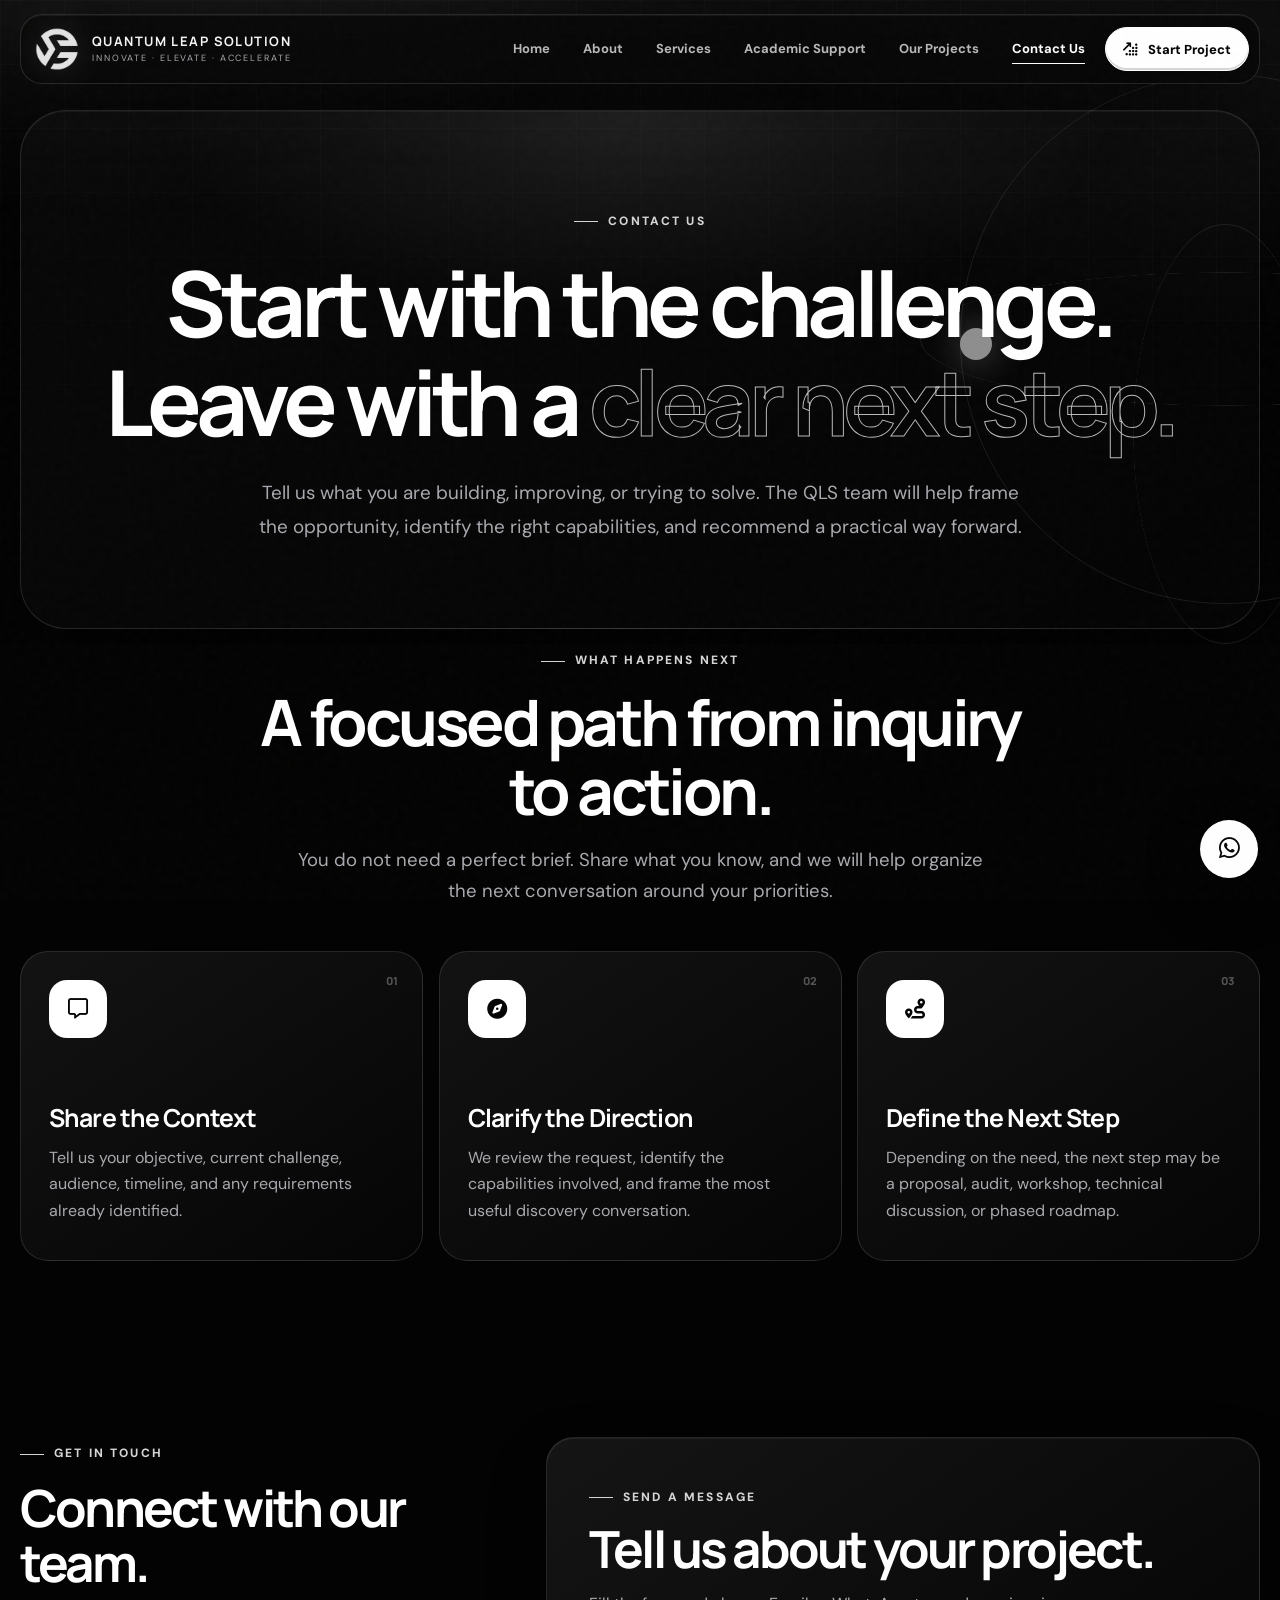
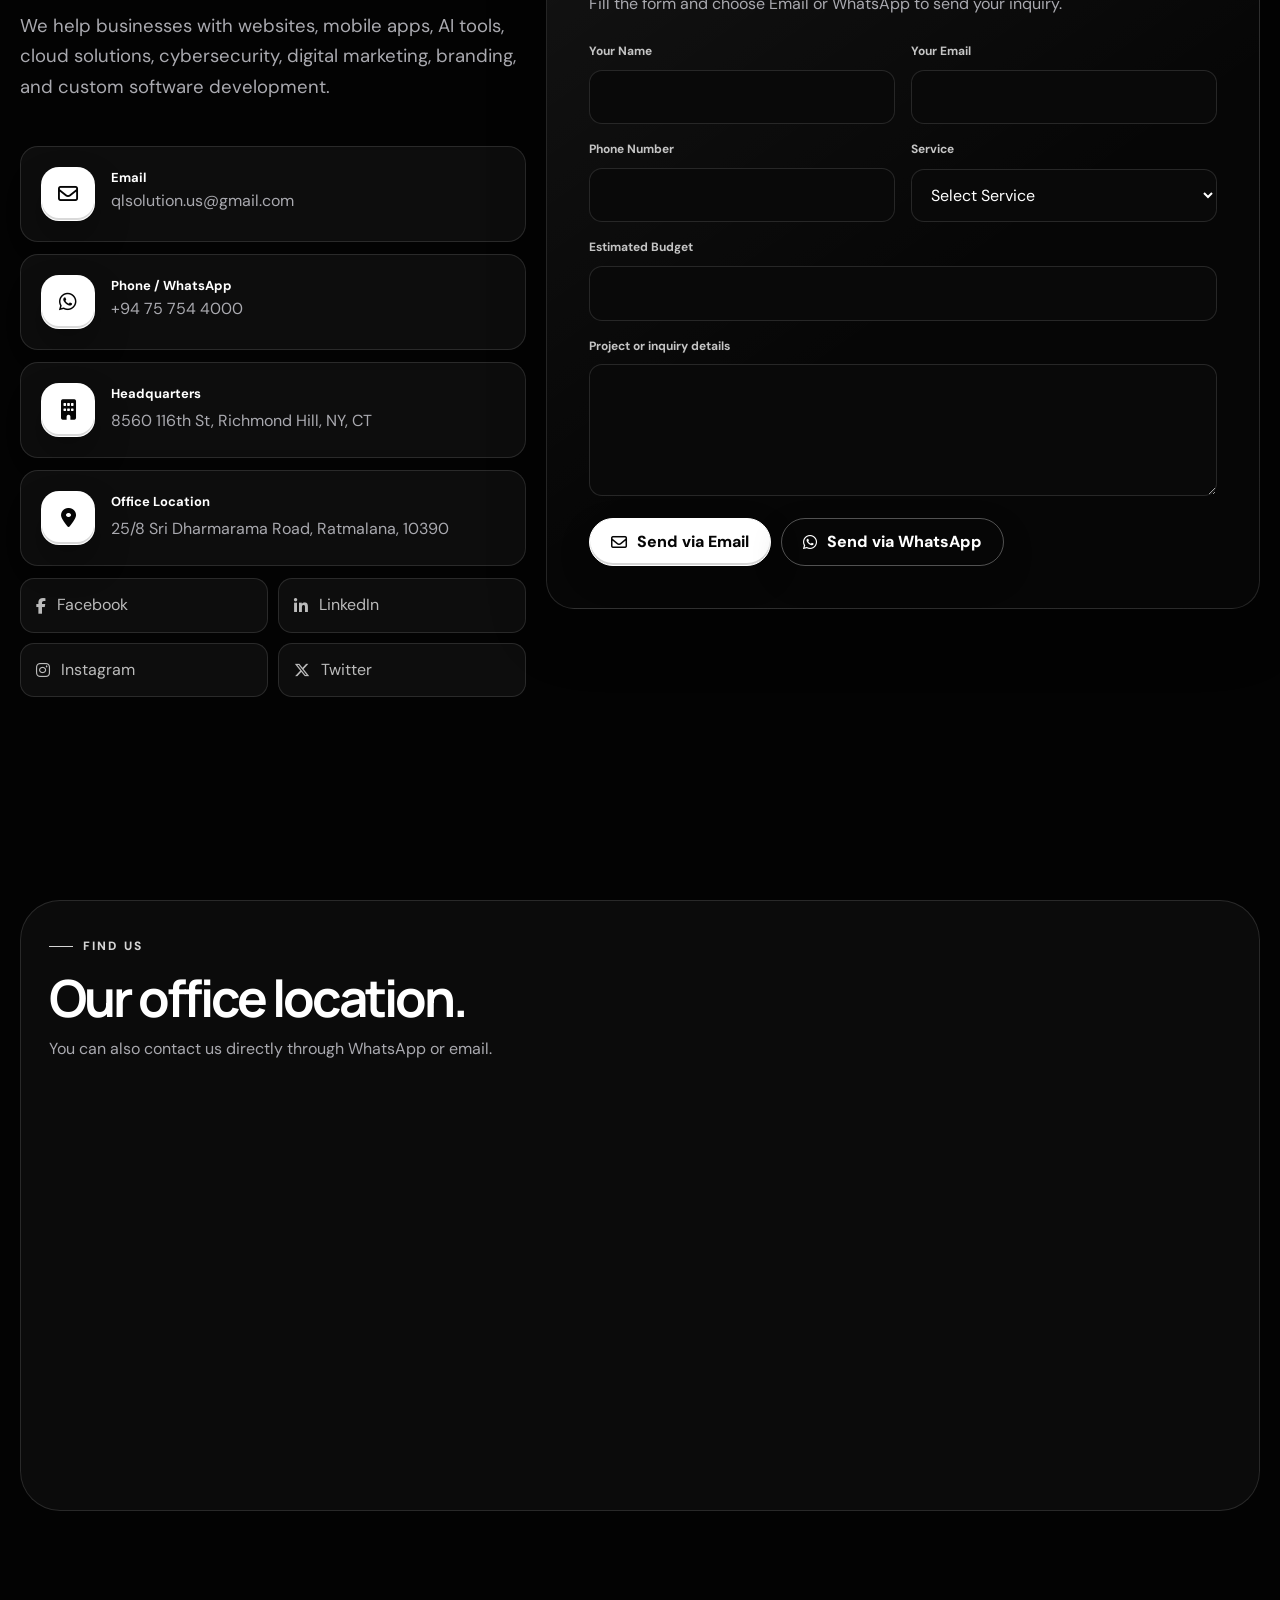
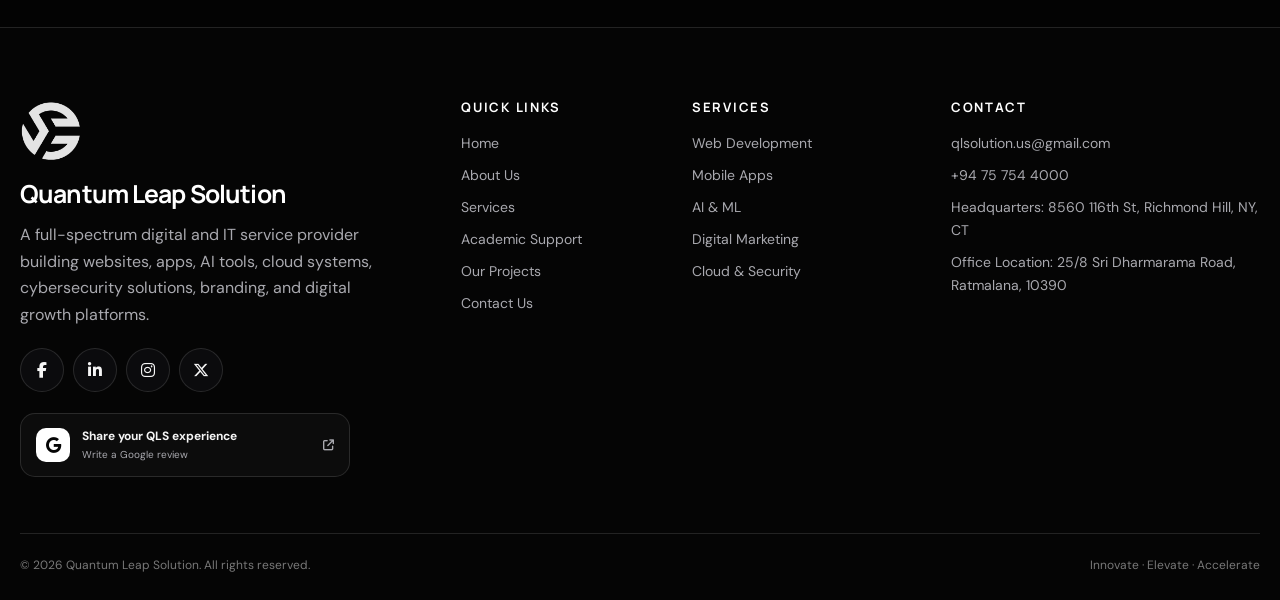
<file: contact.html>
<!DOCTYPE html>

<html lang="en">
<head>
<meta charset="utf-8"/>
<meta content="width=device-width, initial-scale=1.0" name="viewport"/>
<meta content="#050505" name="theme-color"/>
<meta content="Contact Quantum Leap Solution for websites, mobile apps, cloud, cybersecurity, marketing, branding, and software projects." name="description"/>
<title>Contact Us - QLS</title>
<link href="assets/icon.png" rel="icon" type="image/png"/>
<link href="assets/icon.png" rel="apple-touch-icon"/>
<link href="https://fonts.googleapis.com" rel="preconnect"/>
<link crossorigin="" href="https://fonts.gstatic.com" rel="preconnect"/>
<link href="icons/css/all.min.css" rel="stylesheet"/>
<link href="site.css" rel="stylesheet"/>
</head>
<body>
<a class="skip-link" href="#main-content">Skip to main content</a>
<div aria-hidden="true" class="scroll-progress"></div>
<header class="site-header">
<div class="container navbar">
<a aria-label="Quantum Leap Solution home" class="brand" href="index.html">
<img alt="Quantum Leap Solution logo" src="assets/icon.png"/>
<span class="brand-text"><strong>QUANTUM LEAP SOLUTION</strong><small>INNOVATE · ELEVATE · ACCELERATE</small></span>
</a>
<button aria-controls="primary-navigation" aria-expanded="false" aria-label="Open navigation" class="nav-toggle" type="button"><i aria-hidden="true" class="fa-solid fa-bars"></i></button>
<nav aria-label="Primary navigation" class="nav-links" id="primary-navigation">
<a href="index.html">Home</a><a href="about.html">About</a><a href="services.html">Services</a><a href="academic-services.html">Academic Support</a><a href="projects.html">Our Projects</a><a aria-current="page" class="active" href="contact.html">Contact Us</a>
<button class="button small" onclick="openProjectModal()" type="button"><i aria-hidden="true" class="fa-solid fa-arrow-up-right-dots"></i>Start Project</button>
</nav>
</div>
<div aria-hidden="true" class="nav-overlay"></div>
</header>
<main id="main-content"><section class="page-hero"><div class="container"><span class="eyebrow reveal">Contact Us</span><h1 class="reveal">Start with the challenge. Leave with a <span class="display-outline">clear next step.</span></h1><p class="reveal">Tell us what you are building, improving, or trying to solve. The QLS team will help frame the opportunity, identify the right capabilities, and recommend a practical way forward.</p></div><div aria-hidden="true" class="page-orbit-art"><span></span><span></span><span></span><i></i></div></section><section class="section-sm response-pathway"><div class="container"><div class="section-heading center reveal"><span class="eyebrow">What Happens Next</span><h2>A focused path from inquiry to action.</h2><p>You do not need a perfect brief. Share what you know, and we will help organize the next conversation around your priorities.</p></div><div class="pathway-grid"><article class="pathway-step reveal" data-tilt=""><span>01</span><i class="fa-regular fa-message"></i><h3>Share the Context</h3><p>Tell us your objective, current challenge, audience, timeline, and any requirements already identified.</p></article><article class="pathway-step reveal" data-tilt=""><span>02</span><i class="fa-solid fa-compass"></i><h3>Clarify the Direction</h3><p>We review the request, identify the capabilities involved, and frame the most useful discovery conversation.</p></article><article class="pathway-step reveal" data-tilt=""><span>03</span><i class="fa-solid fa-route"></i><h3>Define the Next Step</h3><p>Depending on the need, the next step may be a proposal, audit, workshop, technical discussion, or phased roadmap.</p></article></div></div></section><section class="section-sm"><div class="container"><div class="contact-grid"><div class="reveal"><div class="section-heading"><span class="eyebrow">Get in Touch</span><h2 style="font-size:clamp(2.1rem,4vw,3.7rem)">Connect with our team.</h2><p>We help businesses with websites, mobile apps, AI tools, cloud solutions, cybersecurity, digital marketing, branding, and custom software development.</p></div><div class="contact-stack"><div class="contact-card" data-tilt=""><div class="icon-tile"><i aria-hidden="true" class="fa-regular fa-envelope"></i></div><div><strong>Email</strong><a href="mailto:qlsolution.us@gmail.com">qlsolution.us@gmail.com</a></div></div><div class="contact-card" data-tilt=""><div class="icon-tile"><i aria-hidden="true" class="fa-brands fa-whatsapp"></i></div><div><strong>Phone / WhatsApp</strong><a href="https://wa.me/94757544000" rel="noopener noreferrer" target="_blank">+94 75 754 4000</a></div></div><div class="contact-card" data-tilt=""><div class="icon-tile"><i aria-hidden="true" class="fa-solid fa-building"></i></div><div><strong>Headquarters</strong><p>8560 116th St, Richmond Hill, NY, CT</p></div></div><div class="contact-card" data-tilt=""><div class="icon-tile"><i aria-hidden="true" class="fa-solid fa-location-dot"></i></div><div><strong>Office Location</strong><p>25/8 Sri Dharmarama Road, Ratmalana, 10390</p></div></div></div><div class="social-list"><a class="social-link" href="https://www.facebook.com/share/1JNDVyB9mD/" rel="noopener noreferrer" target="_blank"><i aria-hidden="true" class="fa-brands fa-facebook-f"></i>Facebook</a><a class="social-link" href="https://www.linkedin.com/company/quantum-leap-solution/" rel="noopener noreferrer" target="_blank"><i aria-hidden="true" class="fa-brands fa-linkedin-in"></i>LinkedIn</a><a class="social-link" href="https://www.instagram.com/qlsolution.us" rel="noopener noreferrer" target="_blank"><i aria-hidden="true" class="fa-brands fa-instagram"></i>Instagram</a><a class="social-link" href="https://x.com/QLSolution_us" rel="noopener noreferrer" target="_blank"><i aria-hidden="true" class="fa-brands fa-x-twitter"></i>Twitter</a></div></div><div class="card form-card reveal" data-tilt=""><span class="eyebrow">Send a Message</span><h2 style="font-size:clamp(2rem,4vw,3.6rem);margin:14px 0 10px">Tell us about your project.</h2><p class="muted" style="margin-bottom:25px">Fill the form and choose Email or WhatsApp to send your inquiry.</p><form class="form-grid" id="contactForm"><div class="field"><label for="contactName">Your Name</label><input autocomplete="name" id="contactName" name="name" required=""/></div><div class="field"><label for="contactEmail">Your Email</label><input autocomplete="email" id="contactEmail" name="email" required="" type="email"/></div><div class="field"><label for="contactPhone">Phone Number</label><input autocomplete="tel" id="contactPhone" name="phone" required="" type="tel"/></div><div class="field"><label for="contactService">Service</label><select id="contactService" name="service" required=""><option value="">Select Service</option><option>Web Design</option><option>Web Development</option><option>UI/UX Design</option><option>Mobile App Development</option><option>Cloud Solutions</option><option>Cybersecurity</option><option>Data Analytics</option><option>Custom Software</option><option>Academic Writing</option><option>Digital Marketing</option><option>Other</option></select></div><div class="field full"><label for="contactBudget">Estimated Budget</label><input id="contactBudget" name="budget"/></div><div class="field full"><label for="contactMessage">Project or inquiry details</label><textarea id="contactMessage" name="message" required=""></textarea></div><div class="form-actions"><button class="button" onclick="sendContactEmail()" type="button"><i aria-hidden="true" class="fa-regular fa-envelope"></i>Send via Email</button><button class="button outline" onclick="sendContactWhatsApp()" type="button"><i aria-hidden="true" class="fa-brands fa-whatsapp"></i>Send via WhatsApp</button></div></form></div></div></div></section><section class="section"><div class="container"><div class="map-card reveal" data-tilt=""><div class="map-copy"><span class="eyebrow">Find Us</span><h2 style="font-size:clamp(2rem,4vw,3.5rem);margin-top:14px">Our office location.</h2><p>You can also contact us directly through WhatsApp or email.</p></div><iframe loading="lazy" referrerpolicy="no-referrer-when-downgrade" src="https://www.google.com/maps?q=25/8%20Sri%20Dharmarama%20Road%2C%20Ratmalana%2C%2010390&amp;output=embed" title="Quantum Leap Solution office location"></iframe></div></div></section></main>
<footer class="site-footer">
<div class="container">
<div class="footer-grid">
<div class="footer-brand">
<img alt="Quantum Leap Solution logo" src="assets/icon.png"/>
<h3>Quantum Leap Solution</h3>
<p>A full-spectrum digital and IT service provider building websites, apps, AI tools, cloud systems, cybersecurity solutions, branding, and digital growth platforms.</p>
<div aria-label="Social media" class="footer-socials">
<a aria-label="Facebook" class="icon-button" href="https://www.facebook.com/share/1JNDVyB9mD/" rel="noopener noreferrer" target="_blank"><i aria-hidden="true" class="fa-brands fa-facebook-f"></i></a>
<a aria-label="LinkedIn" class="icon-button" href="https://www.linkedin.com/company/quantum-leap-solution/" rel="noopener noreferrer" target="_blank"><i aria-hidden="true" class="fa-brands fa-linkedin-in"></i></a>
<a aria-label="Instagram" class="icon-button" href="https://www.instagram.com/qlsolution.us" rel="noopener noreferrer" target="_blank"><i aria-hidden="true" class="fa-brands fa-instagram"></i></a>
<a aria-label="X" class="icon-button" href="https://x.com/QLSolution_us" rel="noopener noreferrer" target="_blank"><i aria-hidden="true" class="fa-brands fa-x-twitter"></i></a>
</div>
<a class="review-footer-link" href="https://g.page/r/Cbpll6TOWsSfEAI/review" rel="noopener noreferrer" target="_blank"><i aria-hidden="true" class="fa-brands fa-google"></i><span><strong>Share your QLS experience</strong><small>Write a Google review</small></span><i aria-hidden="true" class="fa-solid fa-arrow-up-right-from-square"></i></a></div>
<div class="footer-col">
<h4>Quick Links</h4>
<a href="index.html">Home</a><a href="about.html">About Us</a><a href="services.html">Services</a><a href="academic-services.html">Academic Support</a><a href="projects.html">Our Projects</a><a href="contact.html">Contact Us</a>
</div>
<div class="footer-col">
<h4>Services</h4>
<a href="services.html">Web Development</a><a href="services.html">Mobile Apps</a><a href="services.html">AI &amp; ML</a><a href="services.html">Digital Marketing</a><a href="services.html">Cloud &amp; Security</a>
</div>
<div class="footer-col">
<h4>Contact</h4>
<a href="mailto:qlsolution.us@gmail.com">qlsolution.us@gmail.com</a>
<a href="tel:+94757544000">+94 75 754 4000</a>
<p>Headquarters: 8560 116th St, Richmond Hill, NY, CT</p>
<p>Office Location: 25/8 Sri Dharmarama Road, Ratmalana, 10390</p>
</div>
</div>
<div class="footer-bottom"><span>© 2026 Quantum Leap Solution. All rights reserved.</span><span>Innovate · Elevate · Accelerate</span></div>
</div>
</footer>
<div aria-hidden="true" aria-labelledby="projectModalTitle" aria-modal="true" class="modal" data-modal="" id="projectModal" role="dialog">
<div class="modal-dialog">
<div class="modal-head"><div><span class="eyebrow">Project Brief</span><h3 id="projectModalTitle">Start Your Project</h3></div><button aria-label="Close project form" class="icon-button" data-modal-close="" type="button"><i aria-hidden="true" class="fa-solid fa-xmark"></i></button></div>
<div class="modal-body">
<p class="muted" style="margin-bottom:22px">Fill the details below and choose Email or WhatsApp to send your inquiry.</p>
<form class="form-grid" id="projectForm">
<div class="field"><label for="projectName">Your Name</label><input autocomplete="name" id="projectName" name="name" required=""/></div>
<div class="field"><label for="projectEmail">Your Email</label><input autocomplete="email" id="projectEmail" name="email" required="" type="email"/></div>
<div class="field"><label for="projectPhone">Contact Number</label><input autocomplete="tel" id="projectPhone" name="phone" required="" type="tel"/></div>
<div class="field"><label for="projectType">Project Type</label><select id="projectType" name="projectType" required=""><option value="">Select a service</option><option value="Web Design">Web Design</option><option value="Web Development">Web Development</option><option value="Mobile App Development">Mobile App Development</option><option value="AI &amp; Machine Learning">AI &amp; Machine Learning</option><option value="Cloud Solutions">Cloud Solutions</option><option value="Cybersecurity">Cybersecurity</option><option value="Digital Marketing">Digital Marketing</option><option value="Brand Identity">Brand Identity</option><option value="Data Analytics">Data Analytics</option><option value="Custom Software">Custom Software</option><option value="Academic Support">Academic Support</option><option value="Other">Other</option></select></div>
<div class="field"><label for="projectBudget">Estimated Budget</label><input id="projectBudget" name="budget"/></div>
<div class="field"><label for="projectTimeline">Expected Timeline</label><input id="projectTimeline" name="timeline"/></div>
<div class="field full"><label for="projectMessage">Tell us about your project</label><textarea id="projectMessage" name="message"></textarea></div>
<div class="form-actions"><button class="button" onclick="sendProjectEmail()" type="button"><i aria-hidden="true" class="fa-regular fa-envelope"></i>Send via Email</button><button class="button outline" onclick="sendProjectWhatsApp()" type="button"><i aria-hidden="true" class="fa-brands fa-whatsapp"></i>Send via WhatsApp</button></div>
</form>
</div>
</div>
</div>
<button aria-label="Back to top" class="icon-button back-to-top" type="button"><i aria-hidden="true" class="fa-solid fa-arrow-up"></i></button>
<div class="whatsapp-widget">
<button aria-controls="whatsappPanel" aria-expanded="false" aria-label="Open WhatsApp assistant" class="whatsapp-trigger" type="button"><i aria-hidden="true" class="fa-brands fa-whatsapp"></i></button>
<div class="whatsapp-panel" id="whatsappPanel">
<div class="chat-head"><div><strong>Quantum Leap Solution</strong><div class="muted" style="font-size:12px">Quick inquiry assistant</div></div><button aria-label="Close WhatsApp assistant" class="icon-button" data-chat-close="" type="button"><i aria-hidden="true" class="fa-solid fa-xmark"></i></button></div>
<div class="chat-body">
<p>How can we help you today?</p>
<button class="chat-option" data-chat-message="I need a website for my business" type="button"><i aria-hidden="true" class="fa-solid fa-globe"></i>  I need a website</button>
<button class="chat-option" data-chat-message="I need a mobile app development quotation" type="button"><i aria-hidden="true" class="fa-solid fa-mobile-screen-button"></i>  I need a mobile app</button>
<button class="chat-option" data-chat-message="I need digital marketing services" type="button"><i aria-hidden="true" class="fa-solid fa-bullhorn"></i>  I need digital marketing</button>
<button class="chat-option" data-chat-message="I need pricing details for QLS services" type="button"><i aria-hidden="true" class="fa-solid fa-file-invoice-dollar"></i>  Send me pricing details</button>
<label class="muted" for="chatMessage" style="font-size:12px">Custom question</label><textarea id="chatMessage" placeholder="Type your question here"></textarea>
<button class="button block" data-chat-send="" type="button"><i aria-hidden="true" class="fa-brands fa-whatsapp"></i>Send on WhatsApp</button>
</div>
</div>
</div>
<div class="mobile-contact-bar"><a href="mailto:qlsolution.us@gmail.com"><i aria-hidden="true" class="fa-regular fa-envelope"></i>Email</a><a href="https://wa.me/94757544000" rel="noopener noreferrer" target="_blank"><i aria-hidden="true" class="fa-brands fa-whatsapp"></i>WhatsApp</a></div>
<script defer="" src="site.js"></script>
</body>
</html>
</file>
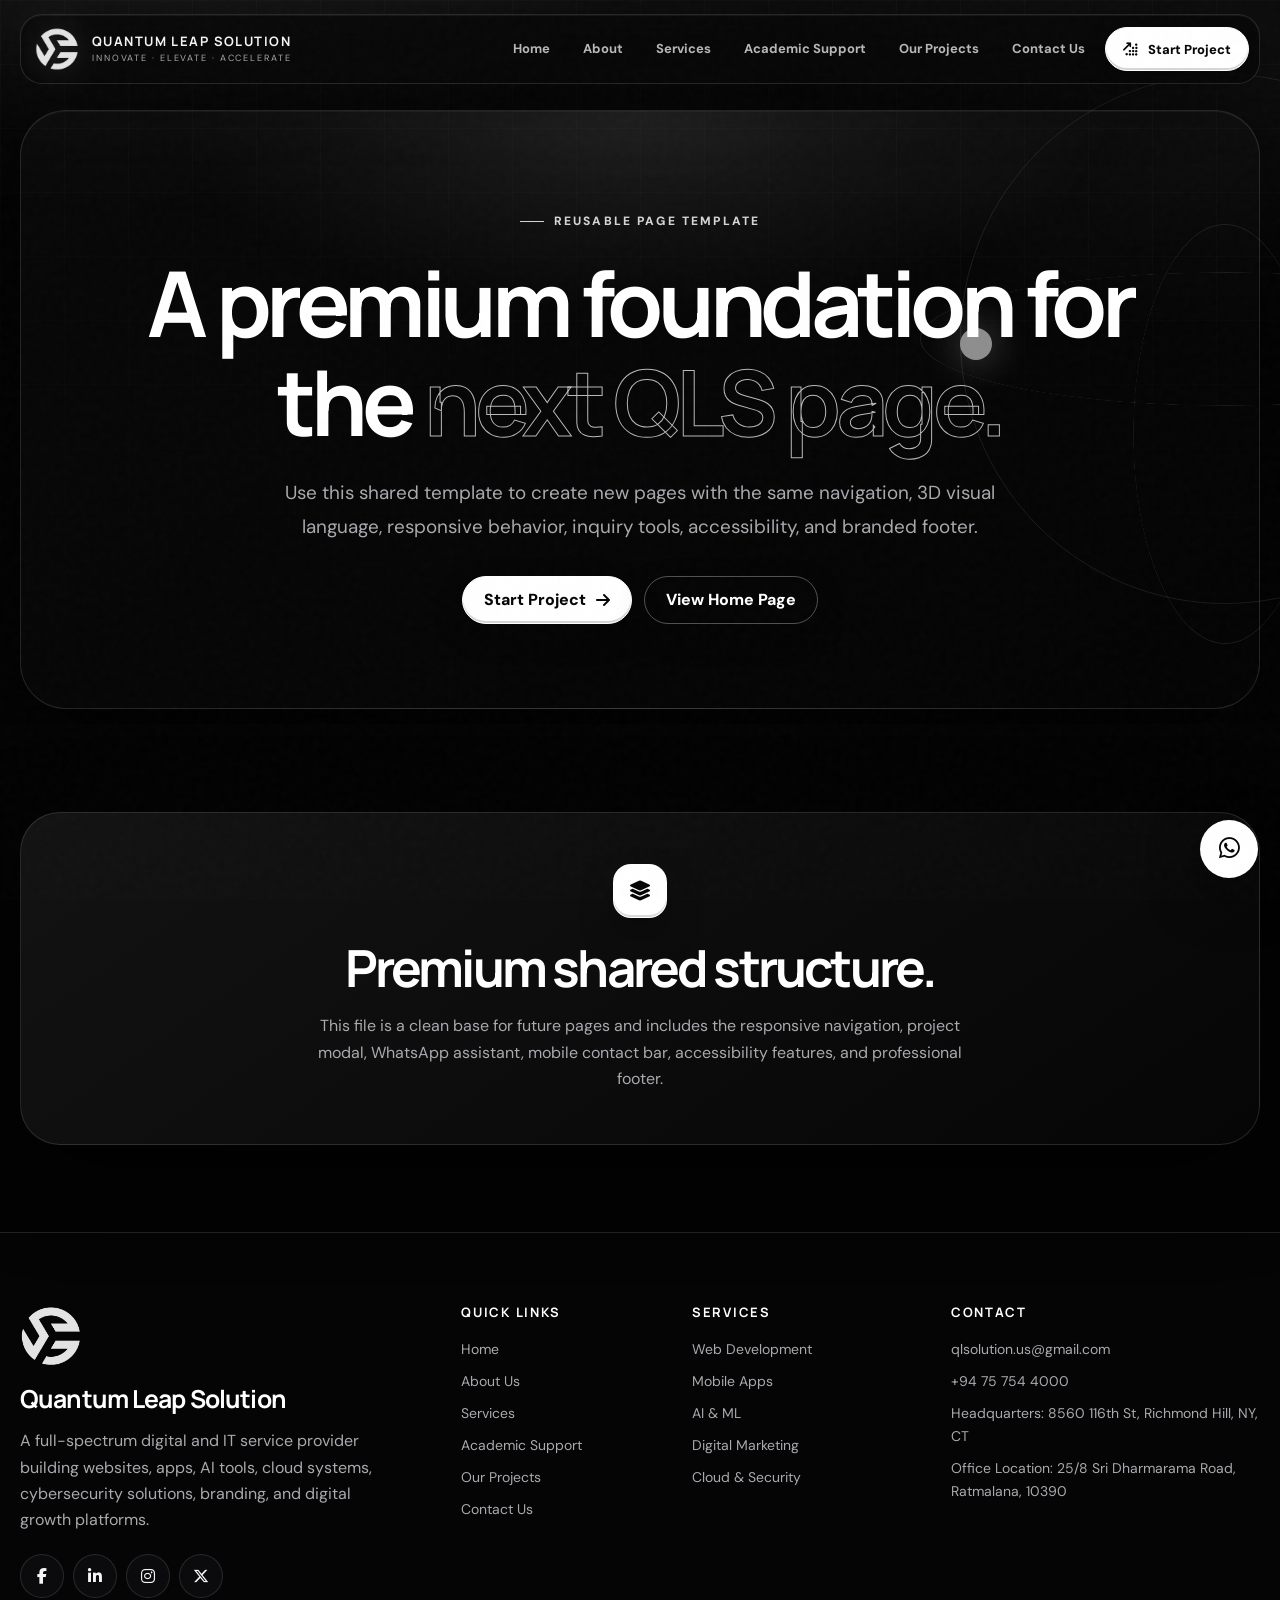
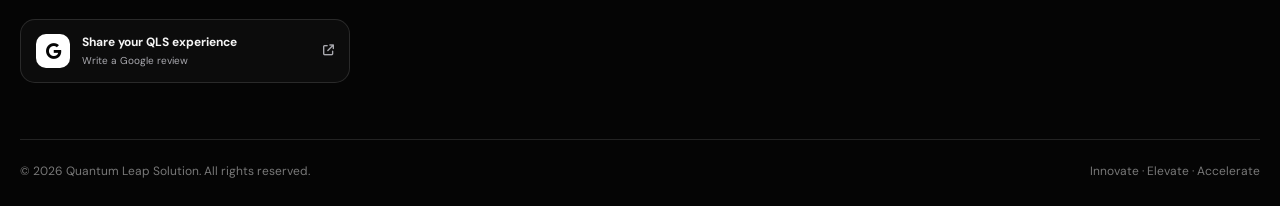
<file: header and footer.html>
<!DOCTYPE html>

<html lang="en">
<head>
<meta charset="utf-8"/>
<meta content="width=device-width, initial-scale=1.0" name="viewport"/>
<meta content="#050505" name="theme-color"/>
<meta content="Reusable Quantum Leap Solution page template with premium responsive header and footer." name="description"/>
<title>Page Template - QLS</title>
<link href="assets/icon.png" rel="icon" type="image/png"/>
<link href="assets/icon.png" rel="apple-touch-icon"/>
<link href="https://fonts.googleapis.com" rel="preconnect"/>
<link crossorigin="" href="https://fonts.gstatic.com" rel="preconnect"/>
<link href="icons/css/all.min.css" rel="stylesheet"/>
<link href="site.css" rel="stylesheet"/>
</head>
<body>
<a class="skip-link" href="#main-content">Skip to main content</a>
<div aria-hidden="true" class="scroll-progress"></div>
<header class="site-header">
<div class="container navbar">
<a aria-label="Quantum Leap Solution home" class="brand" href="index.html">
<img alt="Quantum Leap Solution logo" src="assets/icon.png"/>
<span class="brand-text"><strong>QUANTUM LEAP SOLUTION</strong><small>INNOVATE · ELEVATE · ACCELERATE</small></span>
</a>
<button aria-controls="primary-navigation" aria-expanded="false" aria-label="Open navigation" class="nav-toggle" type="button"><i aria-hidden="true" class="fa-solid fa-bars"></i></button>
<nav aria-label="Primary navigation" class="nav-links" id="primary-navigation">
<a href="index.html">Home</a><a href="about.html">About</a><a href="services.html">Services</a><a href="academic-services.html">Academic Support</a><a href="projects.html">Our Projects</a><a href="contact.html">Contact Us</a>
<button class="button small" onclick="openProjectModal()" type="button"><i aria-hidden="true" class="fa-solid fa-arrow-up-right-dots"></i>Start Project</button>
</nav>
</div>
<div aria-hidden="true" class="nav-overlay"></div>
</header>
<main id="main-content"><section class="page-hero"><div class="container"><span class="eyebrow reveal">Reusable Page Template</span><h1 class="reveal">A premium foundation for the <span class="display-outline">next QLS page.</span></h1><p class="reveal">Use this shared template to create new pages with the same navigation, 3D visual language, responsive behavior, inquiry tools, accessibility, and branded footer.</p><div class="actions reveal"><button class="button" onclick="openProjectModal()" type="button">Start Project<i aria-hidden="true" class="fa-solid fa-arrow-right"></i></button><a class="button outline" href="index.html">View Home Page</a></div></div><div aria-hidden="true" class="page-orbit-art"><span></span><span></span><span></span><i></i></div></section><section class="section-sm"><div class="container"><div class="glass-panel reveal" data-tilt="" style="text-align:center"><div class="icon-tile" style="margin:0 auto 22px"><i aria-hidden="true" class="fa-solid fa-layer-group"></i></div><h2 style="font-size:clamp(2rem,4vw,3.8rem)">Premium shared structure.</h2><p style="max-width:670px;margin-inline:auto">This file is a clean base for future pages and includes the responsive navigation, project modal, WhatsApp assistant, mobile contact bar, accessibility features, and professional footer.</p></div></div></section></main>
<footer class="site-footer">
<div class="container">
<div class="footer-grid">
<div class="footer-brand">
<img alt="Quantum Leap Solution logo" src="assets/icon.png"/>
<h3>Quantum Leap Solution</h3>
<p>A full-spectrum digital and IT service provider building websites, apps, AI tools, cloud systems, cybersecurity solutions, branding, and digital growth platforms.</p>
<div aria-label="Social media" class="footer-socials">
<a aria-label="Facebook" class="icon-button" href="https://www.facebook.com/share/1JNDVyB9mD/" rel="noopener noreferrer" target="_blank"><i aria-hidden="true" class="fa-brands fa-facebook-f"></i></a>
<a aria-label="LinkedIn" class="icon-button" href="https://www.linkedin.com/company/quantum-leap-solution/" rel="noopener noreferrer" target="_blank"><i aria-hidden="true" class="fa-brands fa-linkedin-in"></i></a>
<a aria-label="Instagram" class="icon-button" href="https://www.instagram.com/qlsolution.us" rel="noopener noreferrer" target="_blank"><i aria-hidden="true" class="fa-brands fa-instagram"></i></a>
<a aria-label="X" class="icon-button" href="https://x.com/QLSolution_us" rel="noopener noreferrer" target="_blank"><i aria-hidden="true" class="fa-brands fa-x-twitter"></i></a>
</div>
<a class="review-footer-link" href="https://g.page/r/Cbpll6TOWsSfEAI/review" rel="noopener noreferrer" target="_blank"><i aria-hidden="true" class="fa-brands fa-google"></i><span><strong>Share your QLS experience</strong><small>Write a Google review</small></span><i aria-hidden="true" class="fa-solid fa-arrow-up-right-from-square"></i></a></div>
<div class="footer-col">
<h4>Quick Links</h4>
<a href="index.html">Home</a><a href="about.html">About Us</a><a href="services.html">Services</a><a href="academic-services.html">Academic Support</a><a href="projects.html">Our Projects</a><a href="contact.html">Contact Us</a>
</div>
<div class="footer-col">
<h4>Services</h4>
<a href="services.html">Web Development</a><a href="services.html">Mobile Apps</a><a href="services.html">AI &amp; ML</a><a href="services.html">Digital Marketing</a><a href="services.html">Cloud &amp; Security</a>
</div>
<div class="footer-col">
<h4>Contact</h4>
<a href="mailto:qlsolution.us@gmail.com">qlsolution.us@gmail.com</a>
<a href="tel:+94757544000">+94 75 754 4000</a>
<p>Headquarters: 8560 116th St, Richmond Hill, NY, CT</p>
<p>Office Location: 25/8 Sri Dharmarama Road, Ratmalana, 10390</p>
</div>
</div>
<div class="footer-bottom"><span>© 2026 Quantum Leap Solution. All rights reserved.</span><span>Innovate · Elevate · Accelerate</span></div>
</div>
</footer>
<div aria-hidden="true" aria-labelledby="projectModalTitle" aria-modal="true" class="modal" data-modal="" id="projectModal" role="dialog">
<div class="modal-dialog">
<div class="modal-head"><div><span class="eyebrow">Project Brief</span><h3 id="projectModalTitle">Start Your Project</h3></div><button aria-label="Close project form" class="icon-button" data-modal-close="" type="button"><i aria-hidden="true" class="fa-solid fa-xmark"></i></button></div>
<div class="modal-body">
<p class="muted" style="margin-bottom:22px">Fill the details below and choose Email or WhatsApp to send your inquiry.</p>
<form class="form-grid" id="projectForm">
<div class="field"><label for="projectName">Your Name</label><input autocomplete="name" id="projectName" name="name" required=""/></div>
<div class="field"><label for="projectEmail">Your Email</label><input autocomplete="email" id="projectEmail" name="email" required="" type="email"/></div>
<div class="field"><label for="projectPhone">Contact Number</label><input autocomplete="tel" id="projectPhone" name="phone" required="" type="tel"/></div>
<div class="field"><label for="projectType">Project Type</label><select id="projectType" name="projectType" required=""><option value="">Select a service</option><option value="Web Design">Web Design</option><option value="Web Development">Web Development</option><option value="Mobile App Development">Mobile App Development</option><option value="AI &amp; Machine Learning">AI &amp; Machine Learning</option><option value="Cloud Solutions">Cloud Solutions</option><option value="Cybersecurity">Cybersecurity</option><option value="Digital Marketing">Digital Marketing</option><option value="Brand Identity">Brand Identity</option><option value="Data Analytics">Data Analytics</option><option value="Custom Software">Custom Software</option><option value="Academic Support">Academic Support</option><option value="Other">Other</option></select></div>
<div class="field"><label for="projectBudget">Estimated Budget</label><input id="projectBudget" name="budget"/></div>
<div class="field"><label for="projectTimeline">Expected Timeline</label><input id="projectTimeline" name="timeline"/></div>
<div class="field full"><label for="projectMessage">Tell us about your project</label><textarea id="projectMessage" name="message"></textarea></div>
<div class="form-actions"><button class="button" onclick="sendProjectEmail()" type="button"><i aria-hidden="true" class="fa-regular fa-envelope"></i>Send via Email</button><button class="button outline" onclick="sendProjectWhatsApp()" type="button"><i aria-hidden="true" class="fa-brands fa-whatsapp"></i>Send via WhatsApp</button></div>
</form>
</div>
</div>
</div>
<button aria-label="Back to top" class="icon-button back-to-top" type="button"><i aria-hidden="true" class="fa-solid fa-arrow-up"></i></button>
<div class="whatsapp-widget">
<button aria-controls="whatsappPanel" aria-expanded="false" aria-label="Open WhatsApp assistant" class="whatsapp-trigger" type="button"><i aria-hidden="true" class="fa-brands fa-whatsapp"></i></button>
<div class="whatsapp-panel" id="whatsappPanel">
<div class="chat-head"><div><strong>Quantum Leap Solution</strong><div class="muted" style="font-size:12px">Quick inquiry assistant</div></div><button aria-label="Close WhatsApp assistant" class="icon-button" data-chat-close="" type="button"><i aria-hidden="true" class="fa-solid fa-xmark"></i></button></div>
<div class="chat-body">
<p>How can we help you today?</p>
<button class="chat-option" data-chat-message="I need a website for my business" type="button"><i aria-hidden="true" class="fa-solid fa-globe"></i>  I need a website</button>
<button class="chat-option" data-chat-message="I need a mobile app development quotation" type="button"><i aria-hidden="true" class="fa-solid fa-mobile-screen-button"></i>  I need a mobile app</button>
<button class="chat-option" data-chat-message="I need digital marketing services" type="button"><i aria-hidden="true" class="fa-solid fa-bullhorn"></i>  I need digital marketing</button>
<button class="chat-option" data-chat-message="I need pricing details for QLS services" type="button"><i aria-hidden="true" class="fa-solid fa-file-invoice-dollar"></i>  Send me pricing details</button>
<label class="muted" for="chatMessage" style="font-size:12px">Custom question</label><textarea id="chatMessage" placeholder="Type your question here"></textarea>
<button class="button block" data-chat-send="" type="button"><i aria-hidden="true" class="fa-brands fa-whatsapp"></i>Send on WhatsApp</button>
</div>
</div>
</div>
<div class="mobile-contact-bar"><a href="mailto:qlsolution.us@gmail.com"><i aria-hidden="true" class="fa-regular fa-envelope"></i>Email</a><a href="https://wa.me/94757544000" rel="noopener noreferrer" target="_blank"><i aria-hidden="true" class="fa-brands fa-whatsapp"></i>WhatsApp</a></div>
<script defer="" src="site.js"></script>
</body>
</html>
</file>
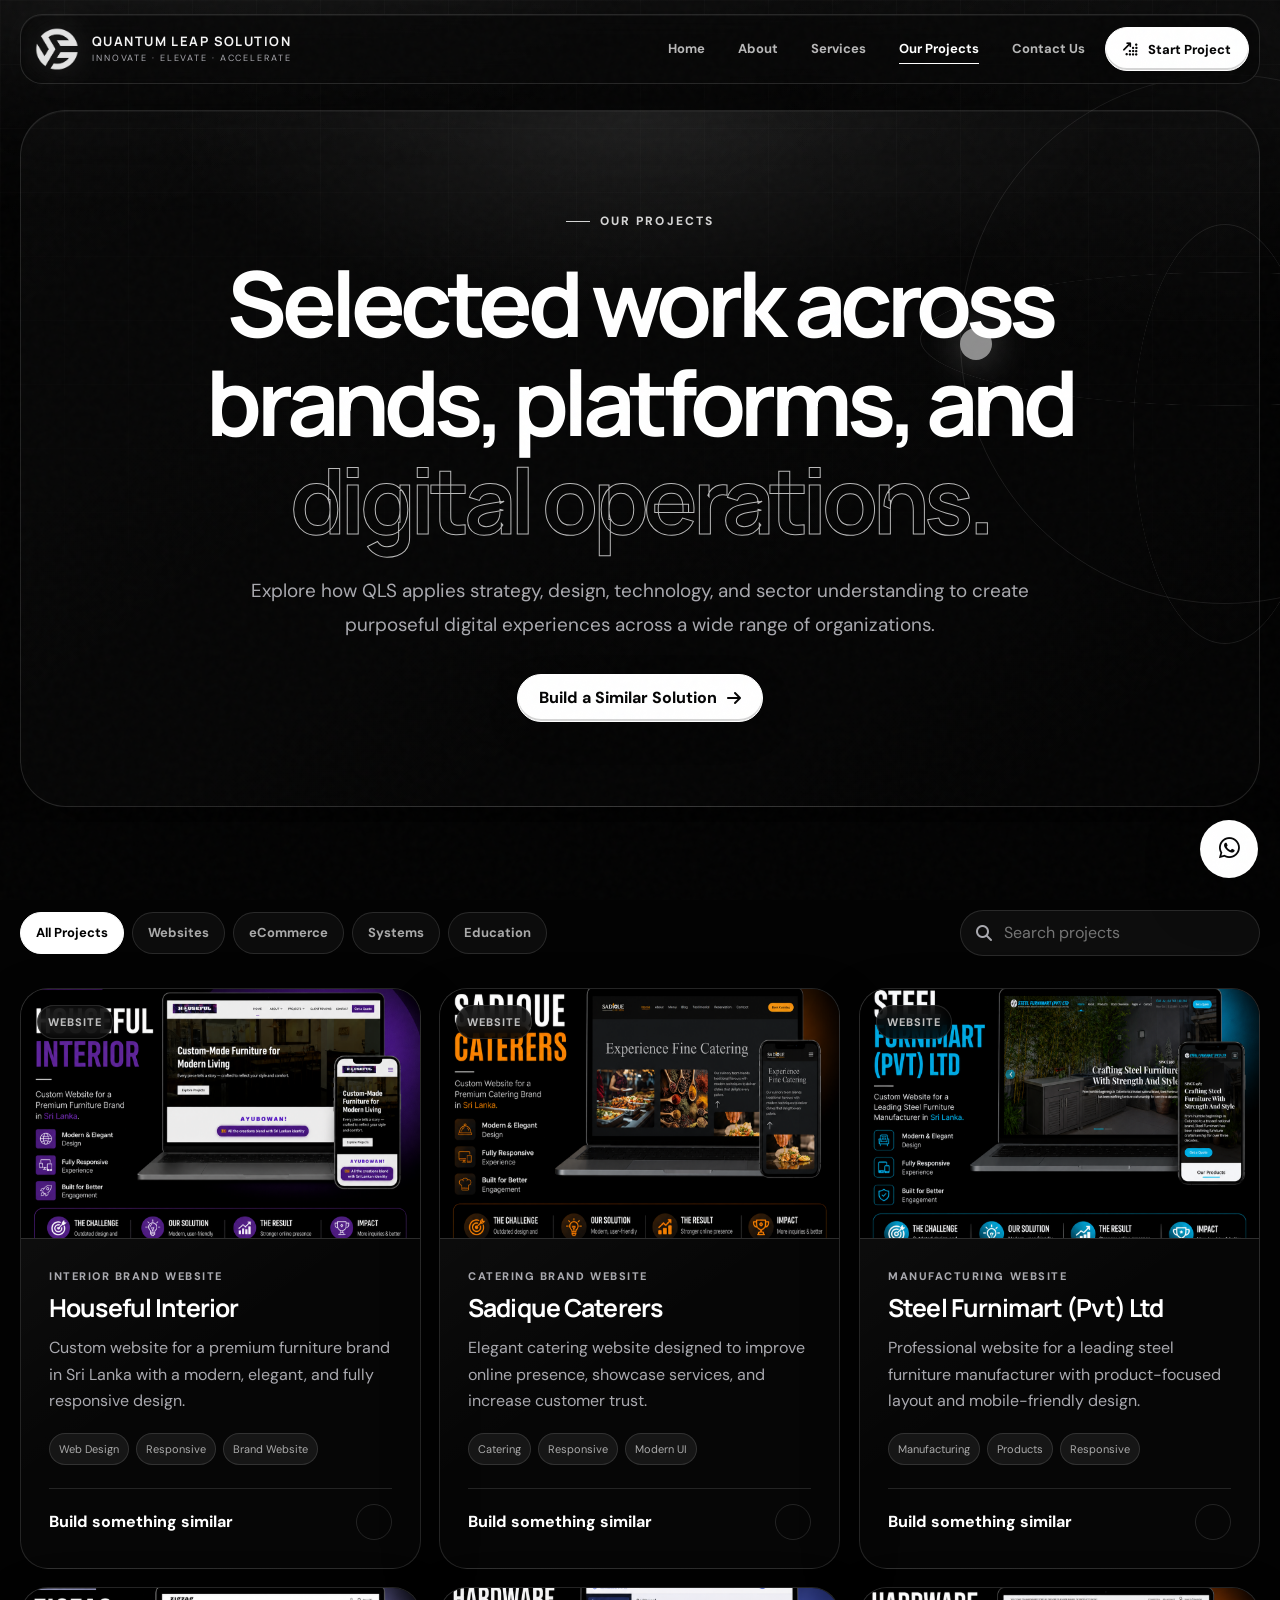
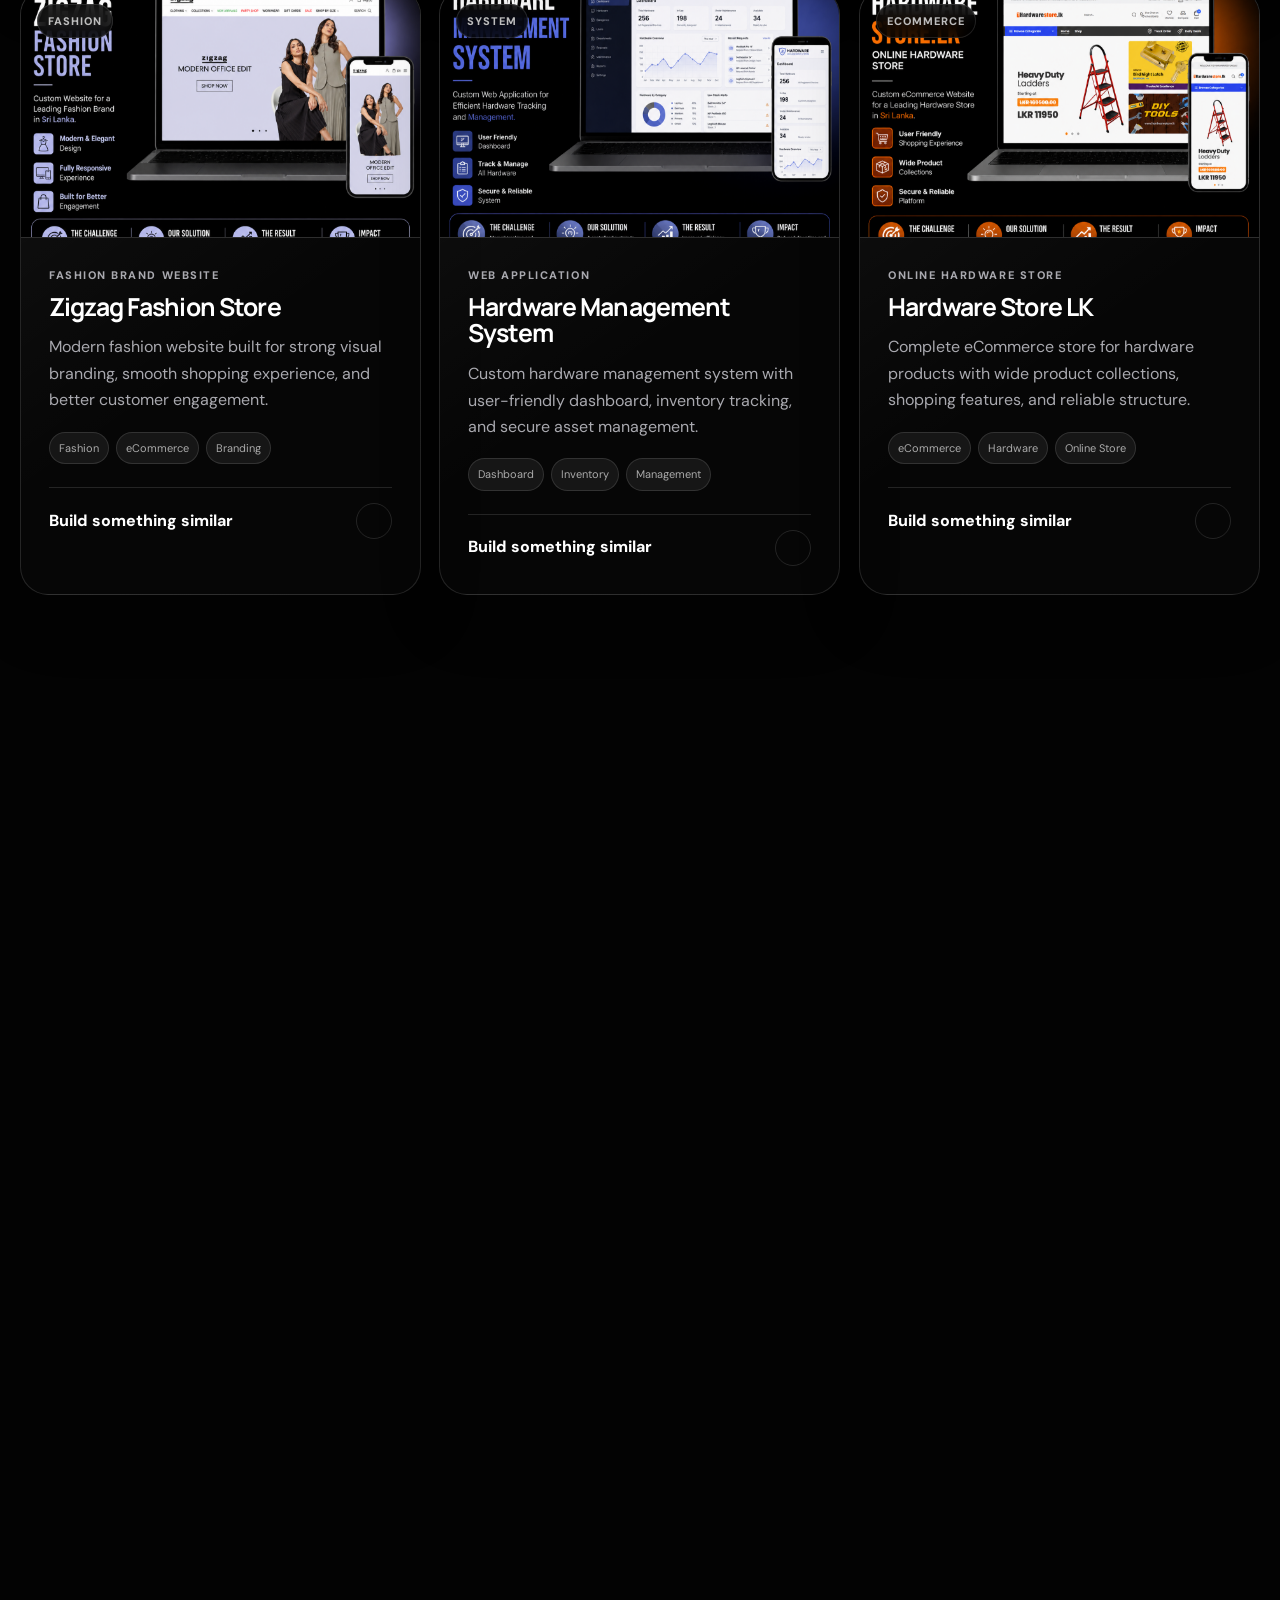
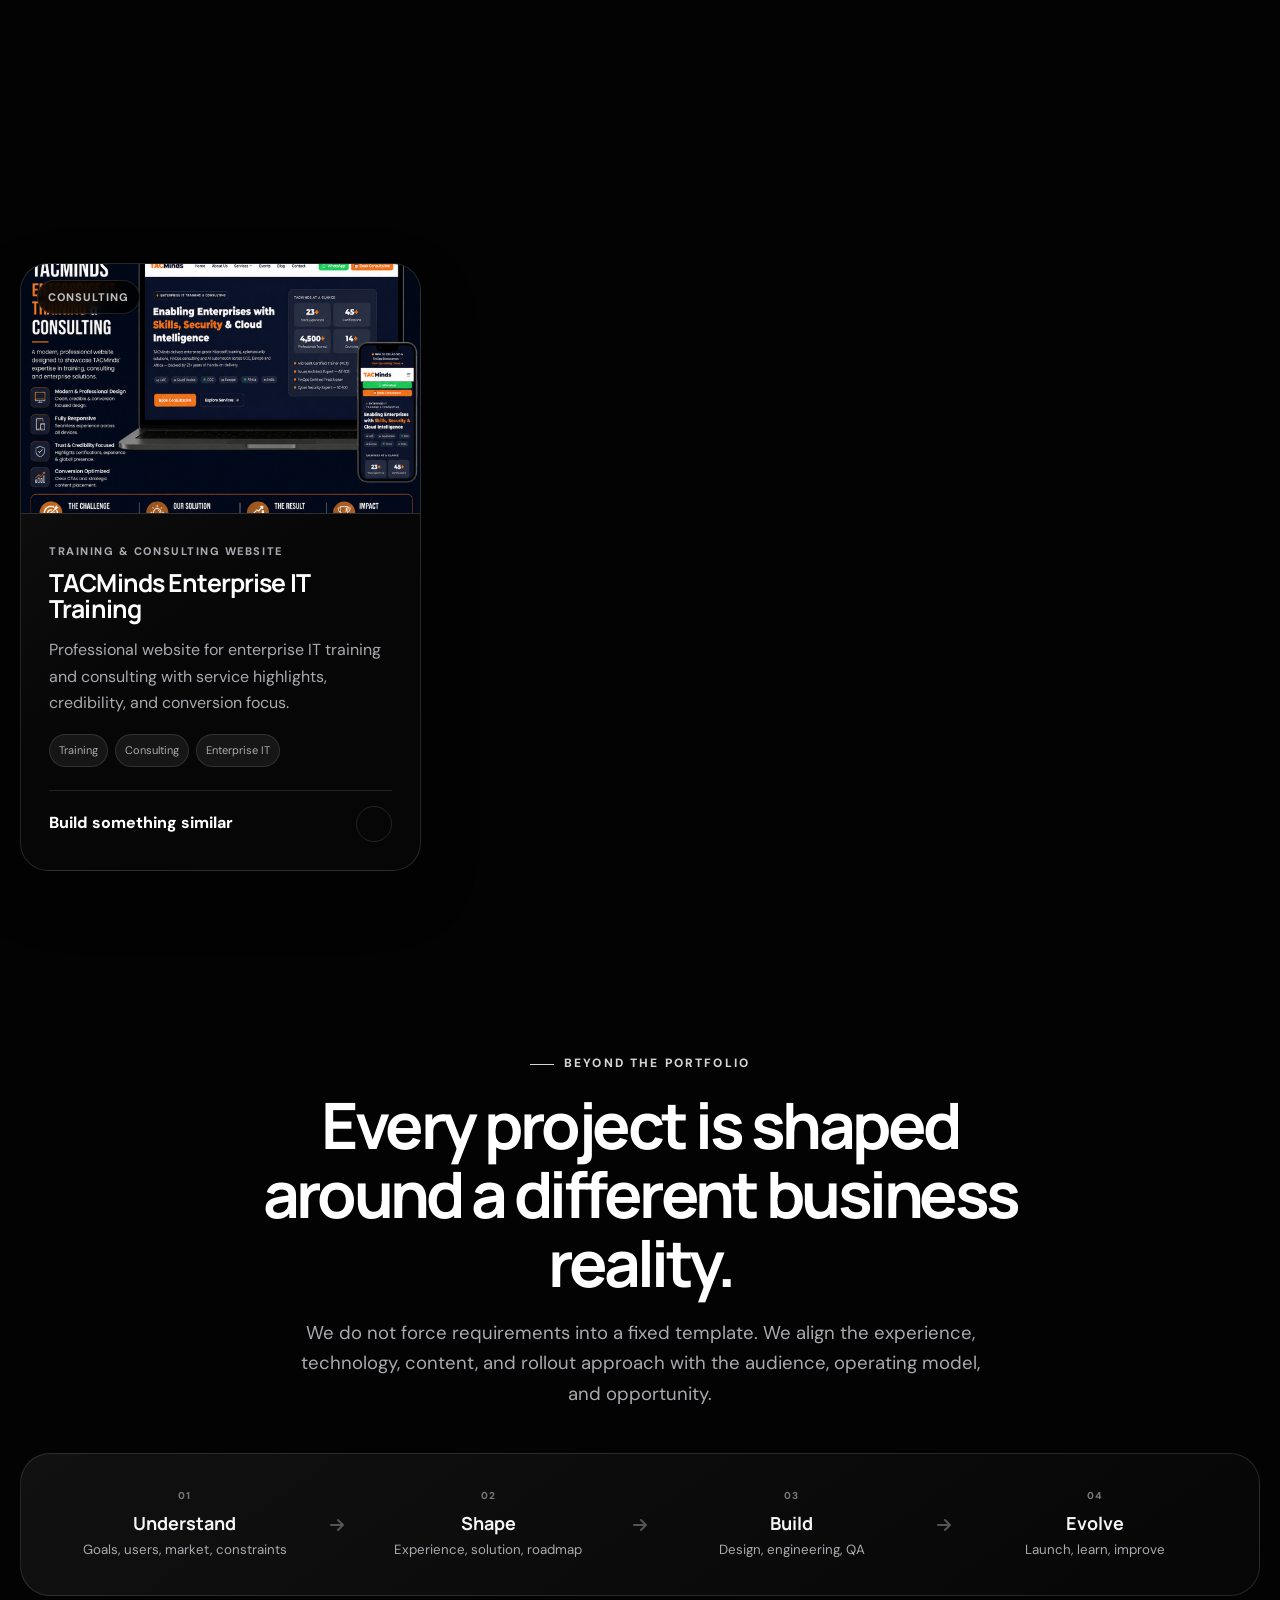
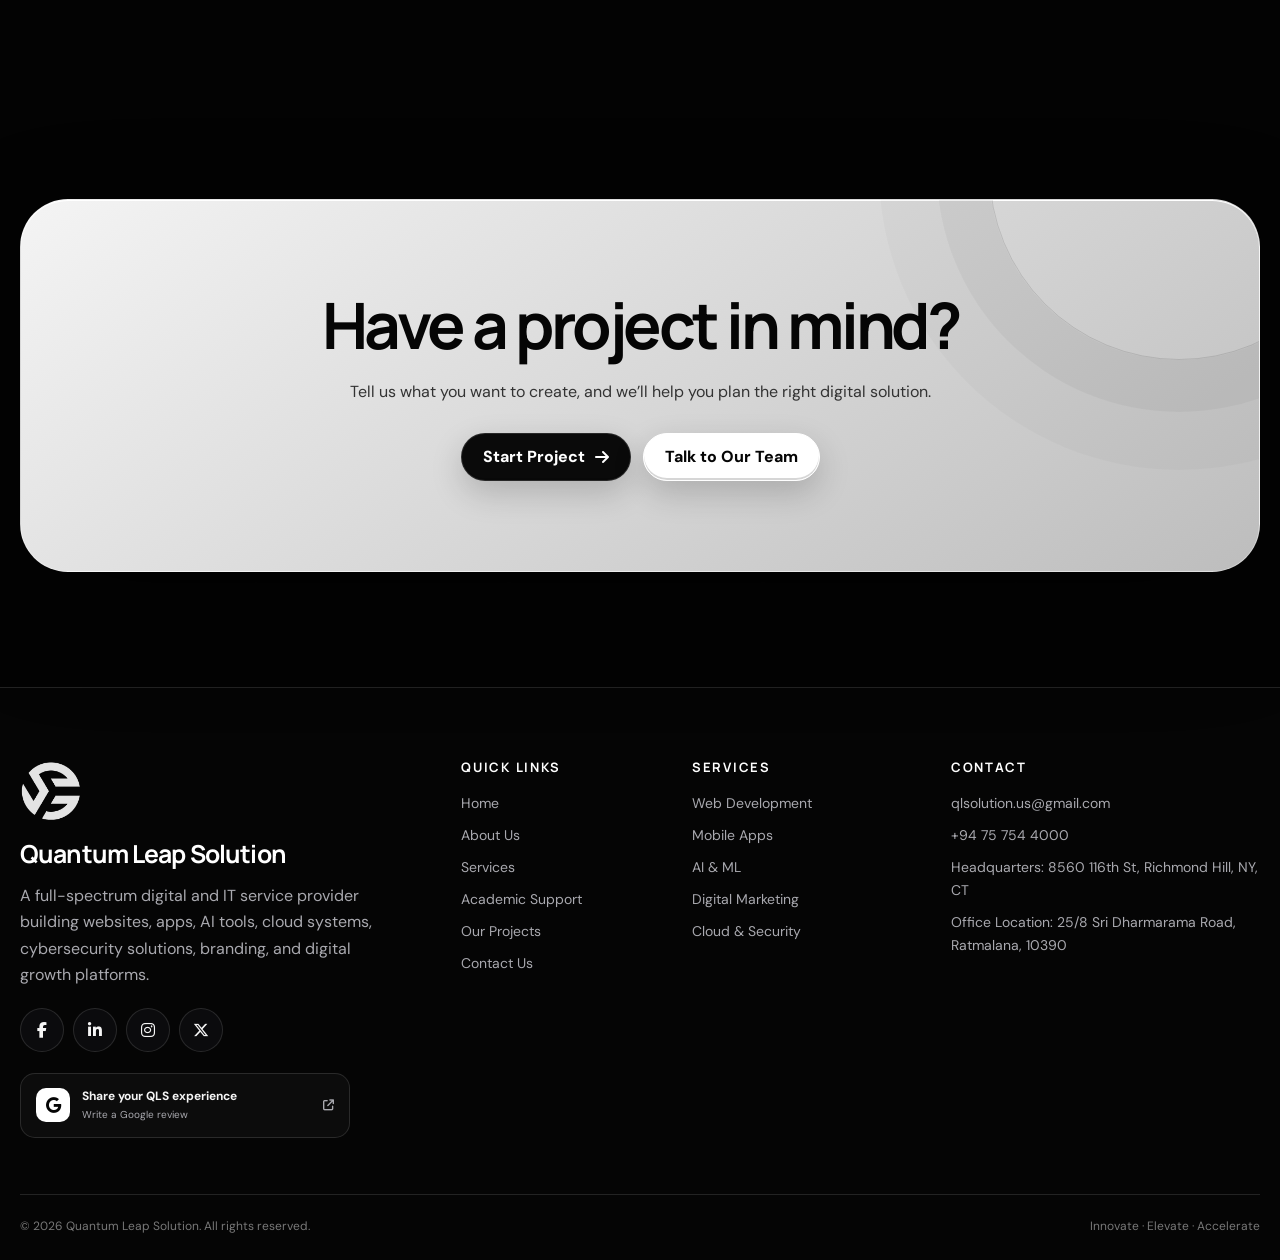
<file: projects.html>
<!DOCTYPE html>

<html lang="en">
<head>
<meta charset="utf-8"/>
<meta content="width=device-width, initial-scale=1.0" name="viewport"/>
<meta content="#050505" name="theme-color"/>
<meta content="Explore selected websites, eCommerce stores, systems, and education platforms by Quantum Leap Solution." name="description"/>
<title>Our Projects - QLS</title>
<link href="assets/icon.png" rel="icon" type="image/png"/>
<link href="assets/icon.png" rel="apple-touch-icon"/>
<link href="https://fonts.googleapis.com" rel="preconnect"/>
<link crossorigin="" href="https://fonts.gstatic.com" rel="preconnect"/>
<link href="icons/css/all.min.css" rel="stylesheet"/>
<link href="site.css" rel="stylesheet"/>
</head>
<body>
<a class="skip-link" href="#main-content">Skip to main content</a>
<div aria-hidden="true" class="scroll-progress"></div>
<header class="site-header">
<div class="container navbar">
<a aria-label="Quantum Leap Solution home" class="brand" href="index.html">
<img alt="Quantum Leap Solution logo" src="assets/icon.png"/>
<span class="brand-text"><strong>QUANTUM LEAP SOLUTION</strong><small>INNOVATE · ELEVATE · ACCELERATE</small></span>
</a>
<button aria-controls="primary-navigation" aria-expanded="false" aria-label="Open navigation" class="nav-toggle" type="button"><i aria-hidden="true" class="fa-solid fa-bars"></i></button>
<nav aria-label="Primary navigation" class="nav-links" id="primary-navigation">
<a href="index.html">Home</a><a href="about.html">About</a><a href="services.html">Services</a><a aria-current="page" class="active" href="projects.html">Our Projects</a><a href="contact.html">Contact Us</a>
<button class="button small" onclick="openProjectModal()" type="button"><i aria-hidden="true" class="fa-solid fa-arrow-up-right-dots"></i>Start Project</button>
</nav>
</div>
<div aria-hidden="true" class="nav-overlay"></div>
</header>
<main id="main-content"><section class="page-hero"><div class="container"><span class="eyebrow reveal">Our Projects</span><h1 class="reveal">Selected work across brands, platforms, and <span class="display-outline">digital operations.</span></h1><p class="reveal">Explore how QLS applies strategy, design, technology, and sector understanding to create purposeful digital experiences across a wide range of organizations.</p><div class="actions reveal"><button class="button" onclick="openProjectModal()" type="button">Build a Similar Solution<i aria-hidden="true" class="fa-solid fa-arrow-right"></i></button></div></div><div aria-hidden="true" class="page-orbit-art"><span></span><span></span><span></span><i></i></div></section><section class="section-sm"><div class="container" data-filter-system=""><div class="filters reveal"><div aria-label="Filter projects" class="filter-chips"><button aria-pressed="true" class="chip active" data-filter="all" type="button">All Projects</button><button aria-pressed="false" class="chip" data-filter="web" type="button">Websites</button><button aria-pressed="false" class="chip" data-filter="ecommerce" type="button">eCommerce</button><button aria-pressed="false" class="chip" data-filter="system" type="button">Systems</button><button aria-pressed="false" class="chip" data-filter="education" type="button">Education</button></div><label class="search-box"><span class="skip-link">Search projects</span><i aria-hidden="true" class="fa-solid fa-magnifying-glass"></i><input data-search="" placeholder="Search projects" type="search"/></label></div><div class="bento"><article class="card project-card reveal" data-category="web" data-filter-card="" data-tilt=""><div class="project-media"><img alt="Houseful Interior project preview" loading="lazy" src="assets/project/1.png"/><span class="badge">Website</span></div><div class="card-body"><span class="project-meta">Interior Brand Website</span><h3>Houseful Interior</h3><p>Custom website for a premium furniture brand in Sri Lanka with a modern, elegant, and fully responsive design.</p><div class="tags"><span class="tag">Web Design</span><span class="tag">Responsive</span><span class="tag">Brand Website</span></div><button class="project-action" onclick="openProjectModal()" type="button"><span>Build something similar</span><i aria-hidden="true" class="fa-solid fa-arrow-up-right"></i></button></div></article><article class="card project-card reveal" data-category="web" data-filter-card="" data-tilt=""><div class="project-media"><img alt="Sadique Caterers project preview" loading="lazy" src="assets/project/2.png"/><span class="badge">Website</span></div><div class="card-body"><span class="project-meta">Catering Brand Website</span><h3>Sadique Caterers</h3><p>Elegant catering website designed to improve online presence, showcase services, and increase customer trust.</p><div class="tags"><span class="tag">Catering</span><span class="tag">Responsive</span><span class="tag">Modern UI</span></div><button class="project-action" onclick="openProjectModal()" type="button"><span>Build something similar</span><i aria-hidden="true" class="fa-solid fa-arrow-up-right"></i></button></div></article><article class="card project-card reveal" data-category="web" data-filter-card="" data-tilt=""><div class="project-media"><img alt="Steel Furnimart (Pvt) Ltd project preview" loading="lazy" src="assets/project/3.png"/><span class="badge">Website</span></div><div class="card-body"><span class="project-meta">Manufacturing Website</span><h3>Steel Furnimart (Pvt) Ltd</h3><p>Professional website for a leading steel furniture manufacturer with product-focused layout and mobile-friendly design.</p><div class="tags"><span class="tag">Manufacturing</span><span class="tag">Products</span><span class="tag">Responsive</span></div><button class="project-action" onclick="openProjectModal()" type="button"><span>Build something similar</span><i aria-hidden="true" class="fa-solid fa-arrow-up-right"></i></button></div></article><article class="card project-card reveal" data-category="ecommerce" data-filter-card="" data-tilt=""><div class="project-media"><img alt="Zigzag Fashion Store project preview" loading="lazy" src="assets/project/4.png"/><span class="badge">Fashion</span></div><div class="card-body"><span class="project-meta">Fashion Brand Website</span><h3>Zigzag Fashion Store</h3><p>Modern fashion website built for strong visual branding, smooth shopping experience, and better customer engagement.</p><div class="tags"><span class="tag">Fashion</span><span class="tag">eCommerce</span><span class="tag">Branding</span></div><button class="project-action" onclick="openProjectModal()" type="button"><span>Build something similar</span><i aria-hidden="true" class="fa-solid fa-arrow-up-right"></i></button></div></article><article class="card project-card reveal" data-category="system" data-filter-card="" data-tilt=""><div class="project-media"><img alt="Hardware Management System project preview" loading="lazy" src="assets/project/5.png"/><span class="badge">System</span></div><div class="card-body"><span class="project-meta">Web Application</span><h3>Hardware Management System</h3><p>Custom hardware management system with user-friendly dashboard, inventory tracking, and secure asset management.</p><div class="tags"><span class="tag">Dashboard</span><span class="tag">Inventory</span><span class="tag">Management</span></div><button class="project-action" onclick="openProjectModal()" type="button"><span>Build something similar</span><i aria-hidden="true" class="fa-solid fa-arrow-up-right"></i></button></div></article><article class="card project-card reveal" data-category="ecommerce" data-filter-card="" data-tilt=""><div class="project-media"><img alt="Hardware Store LK project preview" loading="lazy" src="assets/project/6.png"/><span class="badge">eCommerce</span></div><div class="card-body"><span class="project-meta">Online Hardware Store</span><h3>Hardware Store LK</h3><p>Complete eCommerce store for hardware products with wide product collections, shopping features, and reliable structure.</p><div class="tags"><span class="tag">eCommerce</span><span class="tag">Hardware</span><span class="tag">Online Store</span></div><button class="project-action" onclick="openProjectModal()" type="button"><span>Build something similar</span><i aria-hidden="true" class="fa-solid fa-arrow-up-right"></i></button></div></article><article class="card project-card reveal" data-category="education" data-filter-card="" data-tilt=""><div class="project-media"><img alt="Perera Driving School project preview" loading="lazy" src="assets/project/7.png"/><span class="badge">Website</span></div><div class="card-body"><span class="project-meta">Driving School Website</span><h3>Perera Driving School</h3><p>Responsive website for a driving school with registration features, service details, and improved online visibility.</p><div class="tags"><span class="tag">Education</span><span class="tag">Registration</span><span class="tag">Responsive</span></div><button class="project-action" onclick="openProjectModal()" type="button"><span>Build something similar</span><i aria-hidden="true" class="fa-solid fa-arrow-up-right"></i></button></div></article><article class="card project-card reveal" data-category="education" data-filter-card="" data-tilt=""><div class="project-media"><img alt="STEAM Education Africa project preview" loading="lazy" src="assets/project/8.png"/><span class="badge">Education</span></div><div class="card-body"><span class="project-meta">Education Platform</span><h3>STEAM Education Africa</h3><p>Impact-driven education platform designed to showcase STEAM programs, mission, and community engagement across Africa.</p><div class="tags"><span class="tag">STEAM</span><span class="tag">Education</span><span class="tag">Impact</span></div><button class="project-action" onclick="openProjectModal()" type="button"><span>Build something similar</span><i aria-hidden="true" class="fa-solid fa-arrow-up-right"></i></button></div></article><article class="card project-card reveal" data-category="web" data-filter-card="" data-tilt=""><div class="project-media"><img alt="Techxoetic Technology Solutions project preview" loading="lazy" src="assets/project/9.png"/><span class="badge">Tech</span></div><div class="card-body"><span class="project-meta">Technology Solutions Website</span><h3>Techxoetic Technology Solutions</h3><p>Professional technology website built to showcase services, improve brand credibility, and support client engagement.</p><div class="tags"><span class="tag">Technology</span><span class="tag">Business</span><span class="tag">Professional</span></div><button class="project-action" onclick="openProjectModal()" type="button"><span>Build something similar</span><i aria-hidden="true" class="fa-solid fa-arrow-up-right"></i></button></div></article><article class="card project-card reveal" data-category="ecommerce" data-filter-card="" data-tilt=""><div class="project-media"><img alt="Flow Plant-Powered Wellness project preview" loading="lazy" src="assets/project/10.png"/><span class="badge">eCommerce</span></div><div class="card-body"><span class="project-meta">Wellness eCommerce Store</span><h3>Flow Plant-Powered Wellness</h3><p>Modern plant-based wellness eCommerce website designed for clear product presentation and improved conversions.</p><div class="tags"><span class="tag">Wellness</span><span class="tag">eCommerce</span><span class="tag">Modern UI</span></div><button class="project-action" onclick="openProjectModal()" type="button"><span>Build something similar</span><i aria-hidden="true" class="fa-solid fa-arrow-up-right"></i></button></div></article><article class="card project-card reveal" data-category="ecommerce" data-filter-card="" data-tilt=""><div class="project-media"><img alt="Mile-X Equipment Solutions project preview" loading="lazy" src="assets/project/11.png"/><span class="badge">eCommerce</span></div><div class="card-body"><span class="project-meta">Automotive eCommerce Store</span><h3>Mile-X Equipment Solutions</h3><p>Automotive and garage equipment store with responsive shopping experience, product browsing, and sales-focused design.</p><div class="tags"><span class="tag">Automotive</span><span class="tag">Equipment</span><span class="tag">Online Store</span></div><button class="project-action" onclick="openProjectModal()" type="button"><span>Build something similar</span><i aria-hidden="true" class="fa-solid fa-arrow-up-right"></i></button></div></article><article class="card project-card reveal" data-category="ecommerce" data-filter-card="" data-tilt=""><div class="project-media"><img alt="Allbirds Fashion eCommerce Store project preview" loading="lazy" src="assets/project/12.png"/><span class="badge">Fashion</span></div><div class="card-body"><span class="project-meta">Fashion eCommerce Store</span><h3>Allbirds Fashion eCommerce Store</h3><p>Clean and minimal eCommerce experience built for fashion products with strong visual layout and customer-focused flow.</p><div class="tags"><span class="tag">Fashion</span><span class="tag">eCommerce</span><span class="tag">Minimal Design</span></div><button class="project-action" onclick="openProjectModal()" type="button"><span>Build something similar</span><i aria-hidden="true" class="fa-solid fa-arrow-up-right"></i></button></div></article><article class="card project-card reveal" data-category="education" data-filter-card="" data-tilt=""><div class="project-media"><img alt="TACMinds Enterprise IT Training project preview" loading="lazy" src="assets/project/13.png"/><span class="badge">Consulting</span></div><div class="card-body"><span class="project-meta">Training &amp; Consulting Website</span><h3>TACMinds Enterprise IT Training</h3><p>Professional website for enterprise IT training and consulting with service highlights, credibility, and conversion focus.</p><div class="tags"><span class="tag">Training</span><span class="tag">Consulting</span><span class="tag">Enterprise IT</span></div><button class="project-action" onclick="openProjectModal()" type="button"><span>Build something similar</span><i aria-hidden="true" class="fa-solid fa-arrow-up-right"></i></button></div></article><div class="empty-state"><i aria-hidden="true" class="fa-solid fa-folder-open" style="font-size:28px;margin-bottom:14px"></i><p>No projects match your search.</p></div></div></div></section><section class="section-sm project-method"><div class="container"><div class="section-heading center reveal"><span class="eyebrow">Beyond the Portfolio</span><h2>Every project is shaped around a different business reality.</h2><p>We do not force requirements into a fixed template. We align the experience, technology, content, and rollout approach with the audience, operating model, and opportunity.</p></div><div class="method-line reveal"><div><span>01</span><strong>Understand</strong><small>Goals, users, market, constraints</small></div><i class="fa-solid fa-arrow-right"></i><div><span>02</span><strong>Shape</strong><small>Experience, solution, roadmap</small></div><i class="fa-solid fa-arrow-right"></i><div><span>03</span><strong>Build</strong><small>Design, engineering, QA</small></div><i class="fa-solid fa-arrow-right"></i><div><span>04</span><strong>Evolve</strong><small>Launch, learn, improve</small></div></div></div></section><section class="section"><div class="container"><div class="cta-panel reveal"><h2>Have a project in mind?</h2><p>Tell us what you want to create, and we’ll help you plan the right digital solution.</p><div class="actions"><button class="button dark" onclick="openProjectModal()" type="button">Start Project<i aria-hidden="true" class="fa-solid fa-arrow-right"></i></button><a class="button" href="contact.html">Talk to Our Team</a></div></div></div></section></main>
<footer class="site-footer">
<div class="container">
<div class="footer-grid">
<div class="footer-brand">
<img alt="Quantum Leap Solution logo" src="assets/icon.png"/>
<h3>Quantum Leap Solution</h3>
<p>A full-spectrum digital and IT service provider building websites, apps, AI tools, cloud systems, cybersecurity solutions, branding, and digital growth platforms.</p>
<div aria-label="Social media" class="footer-socials">
<a aria-label="Facebook" class="icon-button" href="https://www.facebook.com/share/1JNDVyB9mD/" rel="noopener noreferrer" target="_blank"><i aria-hidden="true" class="fa-brands fa-facebook-f"></i></a>
<a aria-label="LinkedIn" class="icon-button" href="https://www.linkedin.com/company/quantum-leap-solution/" rel="noopener noreferrer" target="_blank"><i aria-hidden="true" class="fa-brands fa-linkedin-in"></i></a>
<a aria-label="Instagram" class="icon-button" href="https://www.instagram.com/qlsolution.us" rel="noopener noreferrer" target="_blank"><i aria-hidden="true" class="fa-brands fa-instagram"></i></a>
<a aria-label="X" class="icon-button" href="https://x.com/QLSolution_us" rel="noopener noreferrer" target="_blank"><i aria-hidden="true" class="fa-brands fa-x-twitter"></i></a>
</div>
<a class="review-footer-link" href="https://g.page/r/Cbpll6TOWsSfEAI/review" rel="noopener noreferrer" target="_blank"><i aria-hidden="true" class="fa-brands fa-google"></i><span><strong>Share your QLS experience</strong><small>Write a Google review</small></span><i aria-hidden="true" class="fa-solid fa-arrow-up-right-from-square"></i></a></div>
<div class="footer-col">
<h4>Quick Links</h4>
<a href="index.html">Home</a><a href="about.html">About Us</a><a href="services.html">Services</a><a href="academic-services.html">Academic Support</a><a href="projects.html">Our Projects</a><a href="contact.html">Contact Us</a>
</div>
<div class="footer-col">
<h4>Services</h4>
<a href="services.html">Web Development</a><a href="services.html">Mobile Apps</a><a href="services.html">AI &amp; ML</a><a href="services.html">Digital Marketing</a><a href="services.html">Cloud &amp; Security</a>
</div>
<div class="footer-col">
<h4>Contact</h4>
<a href="mailto:qlsolution.us@gmail.com">qlsolution.us@gmail.com</a>
<a href="tel:+94757544000">+94 75 754 4000</a>
<p>Headquarters: 8560 116th St, Richmond Hill, NY, CT</p>
<p>Office Location: 25/8 Sri Dharmarama Road, Ratmalana, 10390</p>
</div>
</div>
<div class="footer-bottom"><span>© 2026 Quantum Leap Solution. All rights reserved.</span><span>Innovate · Elevate · Accelerate</span></div>
</div>
</footer>
<div aria-hidden="true" aria-labelledby="projectModalTitle" aria-modal="true" class="modal" data-modal="" id="projectModal" role="dialog">
<div class="modal-dialog">
<div class="modal-head"><div><span class="eyebrow">Project Brief</span><h3 id="projectModalTitle">Start Your Project</h3></div><button aria-label="Close project form" class="icon-button" data-modal-close="" type="button"><i aria-hidden="true" class="fa-solid fa-xmark"></i></button></div>
<div class="modal-body">
<p class="muted" style="margin-bottom:22px">Fill the details below and choose Email or WhatsApp to send your inquiry.</p>
<form class="form-grid" id="projectForm">
<div class="field"><label for="projectName">Your Name</label><input autocomplete="name" id="projectName" name="name" required=""/></div>
<div class="field"><label for="projectEmail">Your Email</label><input autocomplete="email" id="projectEmail" name="email" required="" type="email"/></div>
<div class="field"><label for="projectPhone">Contact Number</label><input autocomplete="tel" id="projectPhone" name="phone" required="" type="tel"/></div>
<div class="field"><label for="projectType">Project Type</label><select id="projectType" name="projectType" required=""><option value="">Select a service</option><option value="Web Design">Web Design</option><option value="Web Development">Web Development</option><option value="Mobile App Development">Mobile App Development</option><option value="AI &amp; Machine Learning">AI &amp; Machine Learning</option><option value="Cloud Solutions">Cloud Solutions</option><option value="Cybersecurity">Cybersecurity</option><option value="Digital Marketing">Digital Marketing</option><option value="Brand Identity">Brand Identity</option><option value="Data Analytics">Data Analytics</option><option value="Custom Software">Custom Software</option><option value="Academic Support">Academic Support</option><option value="Other">Other</option></select></div>
<div class="field"><label for="projectBudget">Estimated Budget</label><input id="projectBudget" name="budget"/></div>
<div class="field"><label for="projectTimeline">Expected Timeline</label><input id="projectTimeline" name="timeline"/></div>
<div class="field full"><label for="projectMessage">Tell us about your project</label><textarea id="projectMessage" name="message"></textarea></div>
<div class="form-actions"><button class="button" onclick="sendProjectEmail()" type="button"><i aria-hidden="true" class="fa-regular fa-envelope"></i>Send via Email</button><button class="button outline" onclick="sendProjectWhatsApp()" type="button"><i aria-hidden="true" class="fa-brands fa-whatsapp"></i>Send via WhatsApp</button></div>
</form>
</div>
</div>
</div>
<button aria-label="Back to top" class="icon-button back-to-top" type="button"><i aria-hidden="true" class="fa-solid fa-arrow-up"></i></button>
<div class="whatsapp-widget">
<button aria-controls="whatsappPanel" aria-expanded="false" aria-label="Open WhatsApp assistant" class="whatsapp-trigger" type="button"><i aria-hidden="true" class="fa-brands fa-whatsapp"></i></button>
<div class="whatsapp-panel" id="whatsappPanel">
<div class="chat-head"><div><strong>Quantum Leap Solution</strong><div class="muted" style="font-size:12px">Quick inquiry assistant</div></div><button aria-label="Close WhatsApp assistant" class="icon-button" data-chat-close="" type="button"><i aria-hidden="true" class="fa-solid fa-xmark"></i></button></div>
<div class="chat-body">
<p>How can we help you today?</p>
<button class="chat-option" data-chat-message="I need a website for my business" type="button"><i aria-hidden="true" class="fa-solid fa-globe"></i>  I need a website</button>
<button class="chat-option" data-chat-message="I need a mobile app development quotation" type="button"><i aria-hidden="true" class="fa-solid fa-mobile-screen-button"></i>  I need a mobile app</button>
<button class="chat-option" data-chat-message="I need digital marketing services" type="button"><i aria-hidden="true" class="fa-solid fa-bullhorn"></i>  I need digital marketing</button>
<button class="chat-option" data-chat-message="I need pricing details for QLS services" type="button"><i aria-hidden="true" class="fa-solid fa-file-invoice-dollar"></i>  Send me pricing details</button>
<label class="muted" for="chatMessage" style="font-size:12px">Custom question</label><textarea id="chatMessage" placeholder="Type your question here"></textarea>
<button class="button block" data-chat-send="" type="button"><i aria-hidden="true" class="fa-brands fa-whatsapp"></i>Send on WhatsApp</button>
</div>
</div>
</div>
<div class="mobile-contact-bar"><a href="mailto:qlsolution.us@gmail.com"><i aria-hidden="true" class="fa-regular fa-envelope"></i>Email</a><a href="https://wa.me/94757544000" rel="noopener noreferrer" target="_blank"><i aria-hidden="true" class="fa-brands fa-whatsapp"></i>WhatsApp</a></div>
<script defer="" src="site.js"></script>
</body>
</html>
</file>
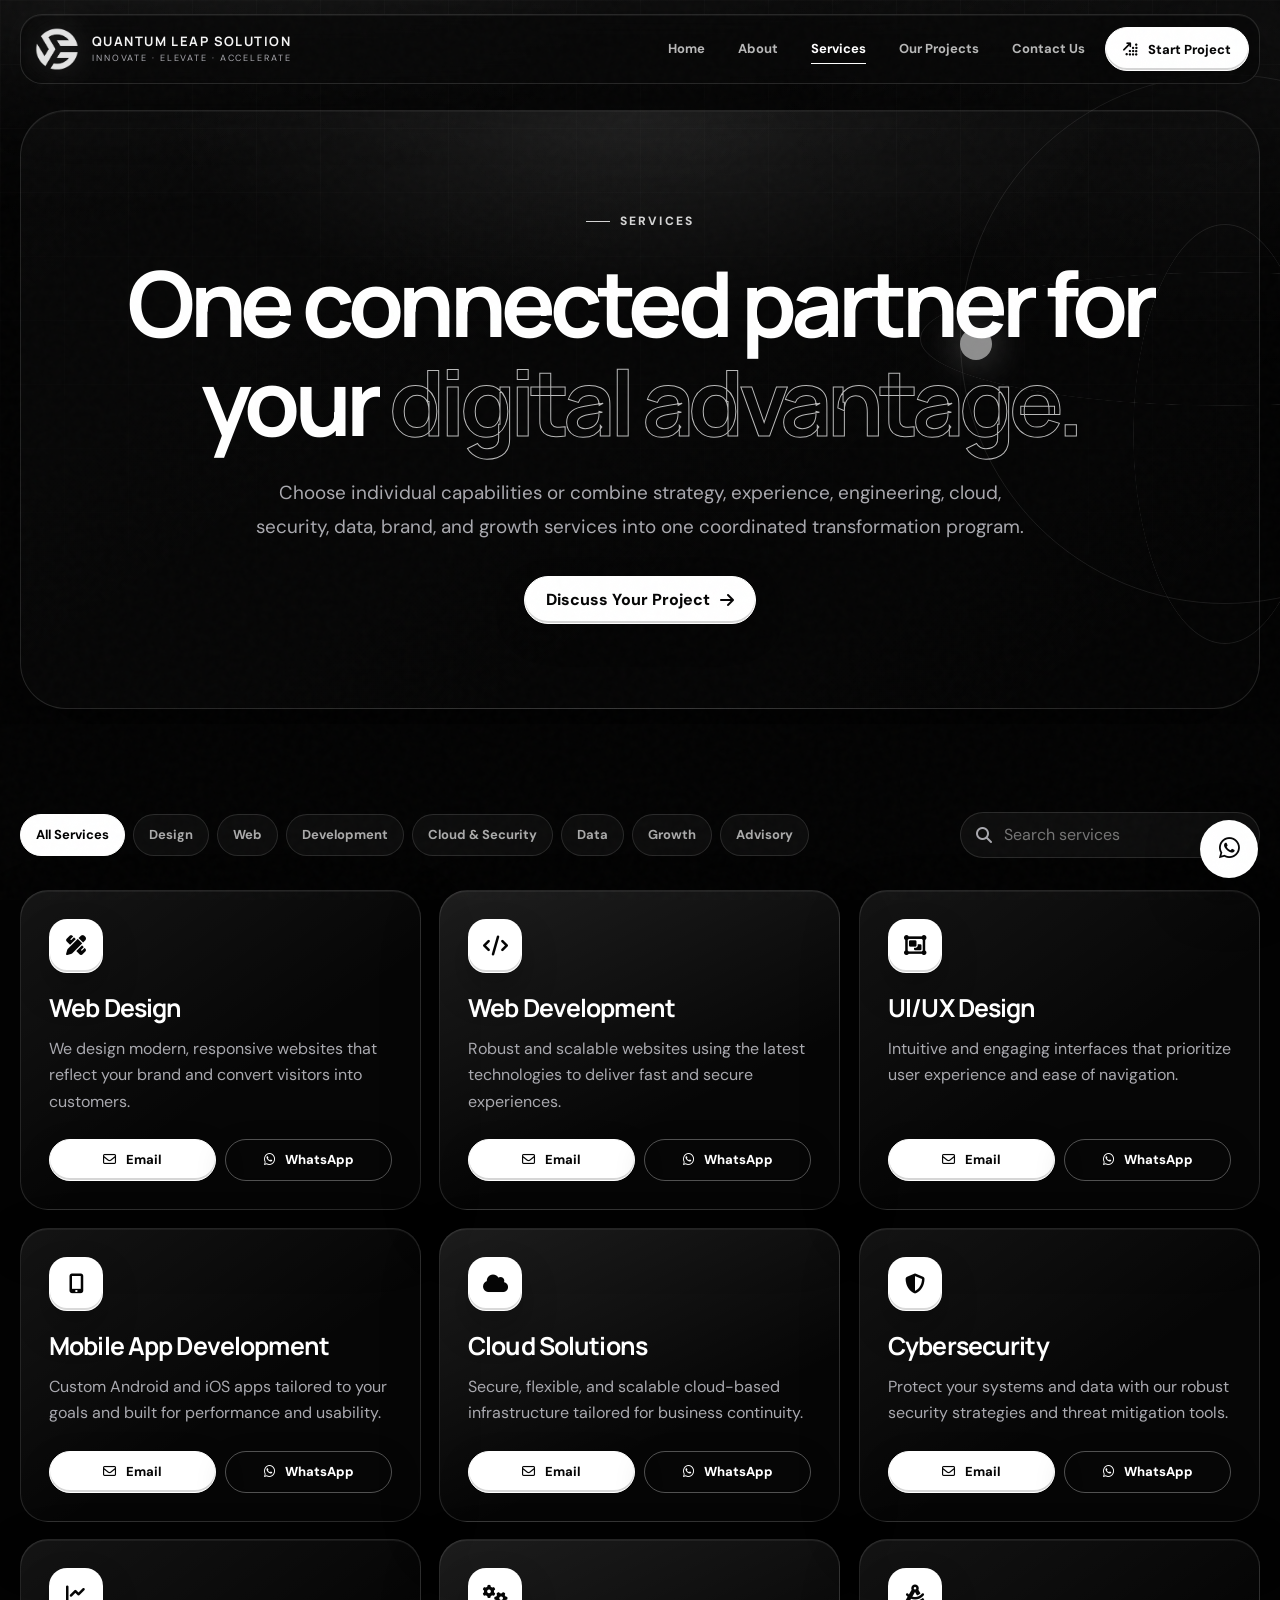
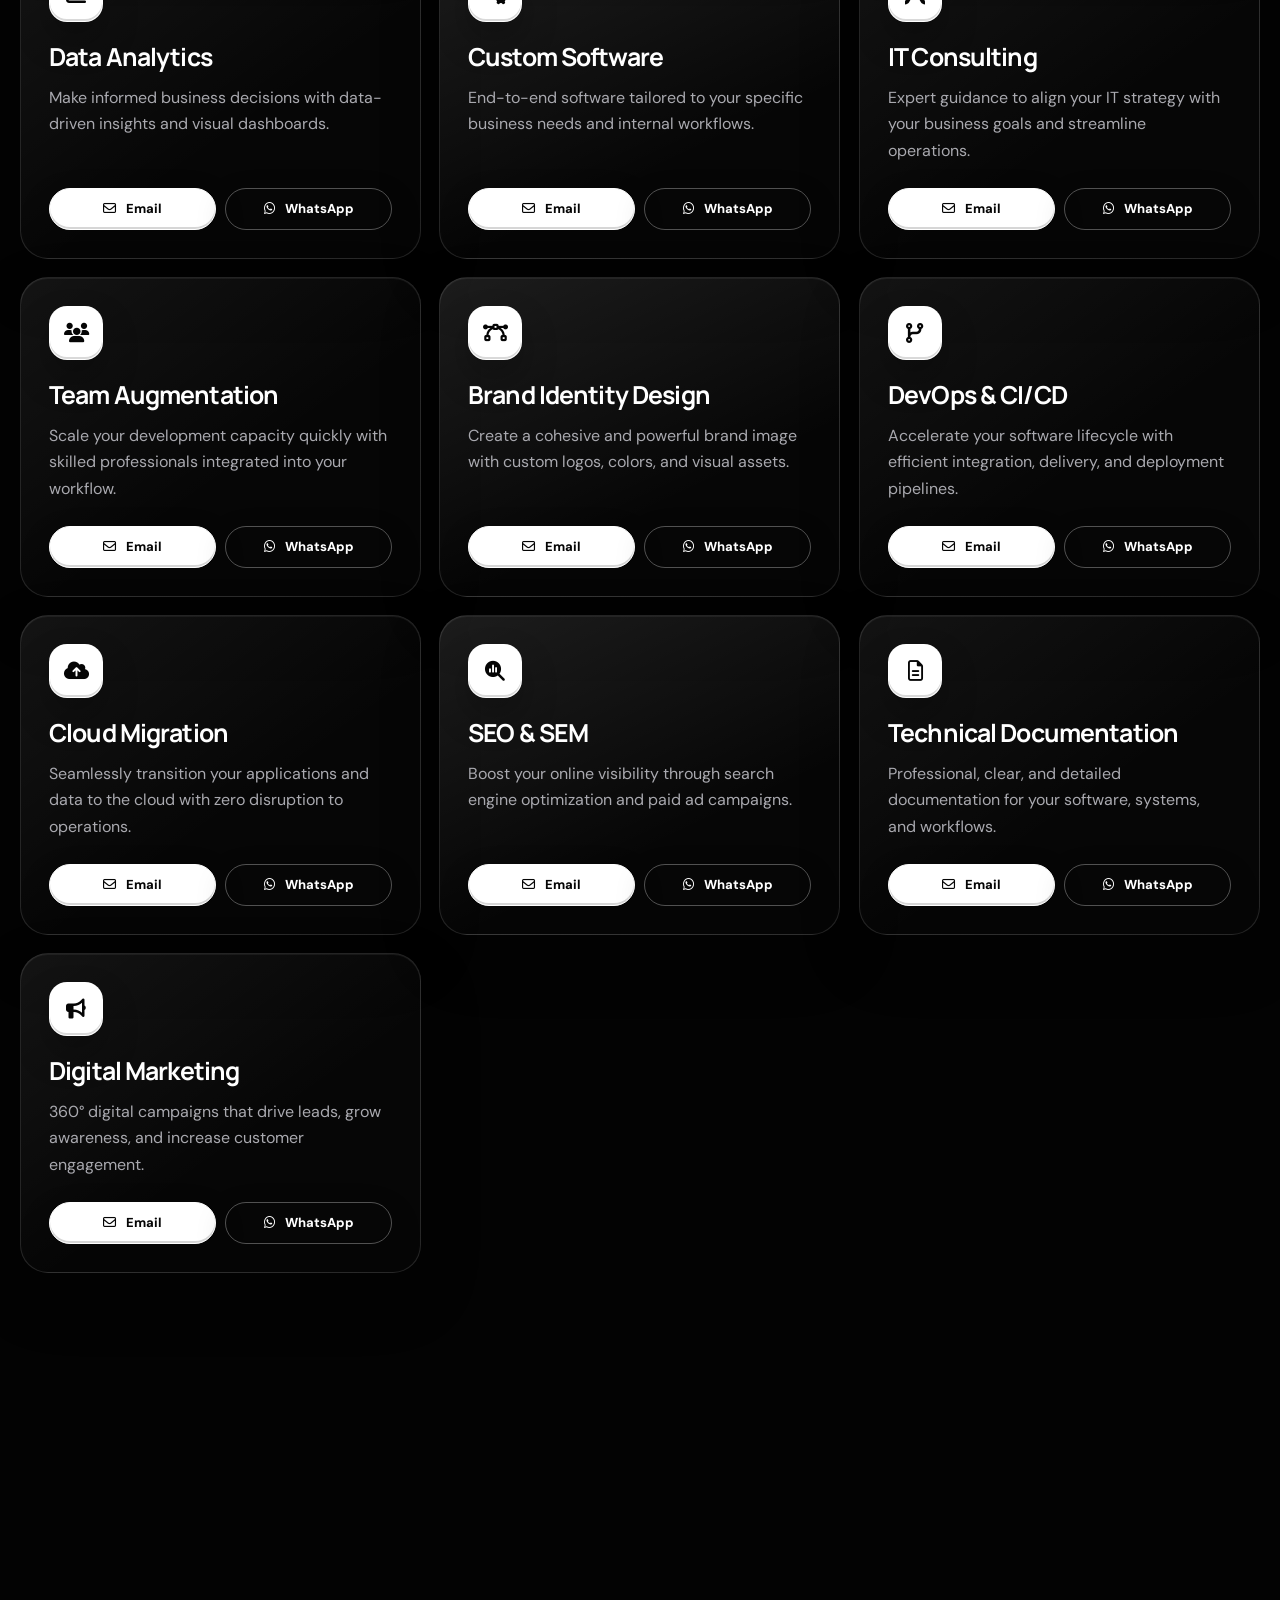
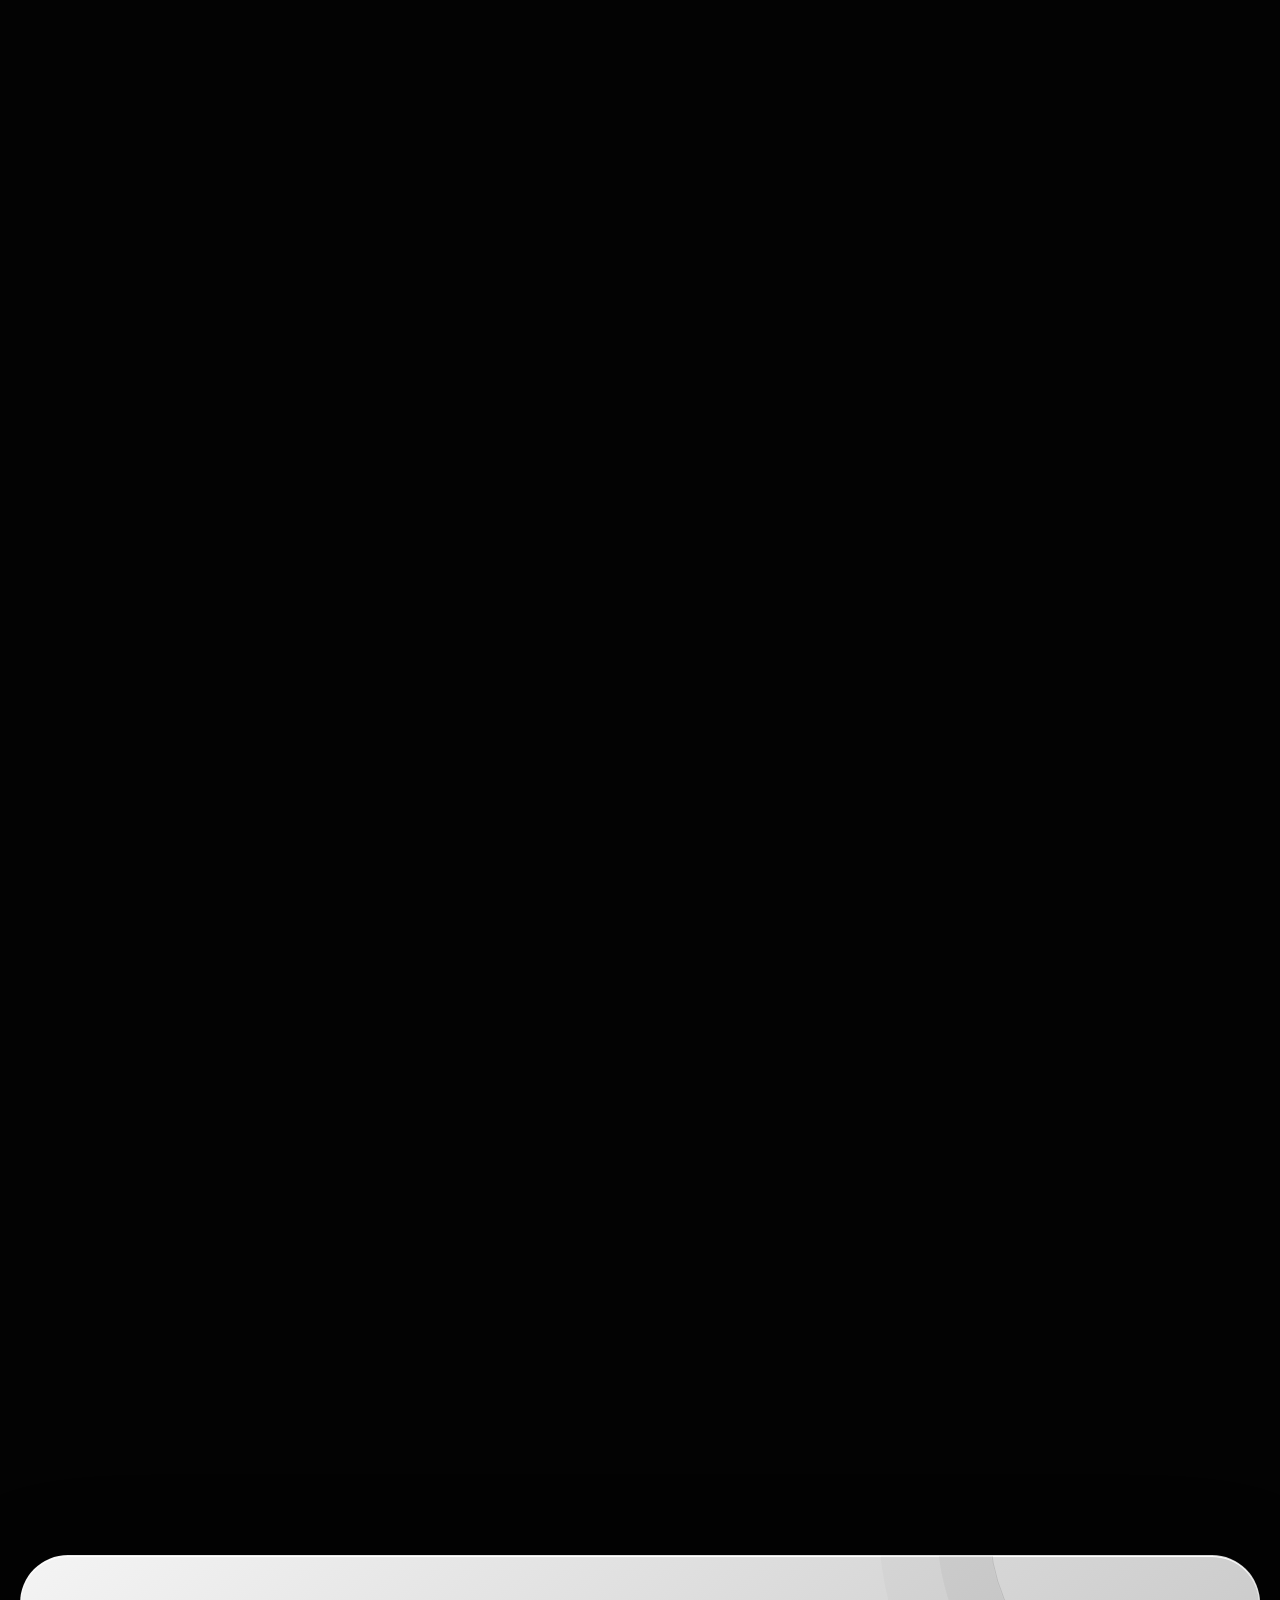
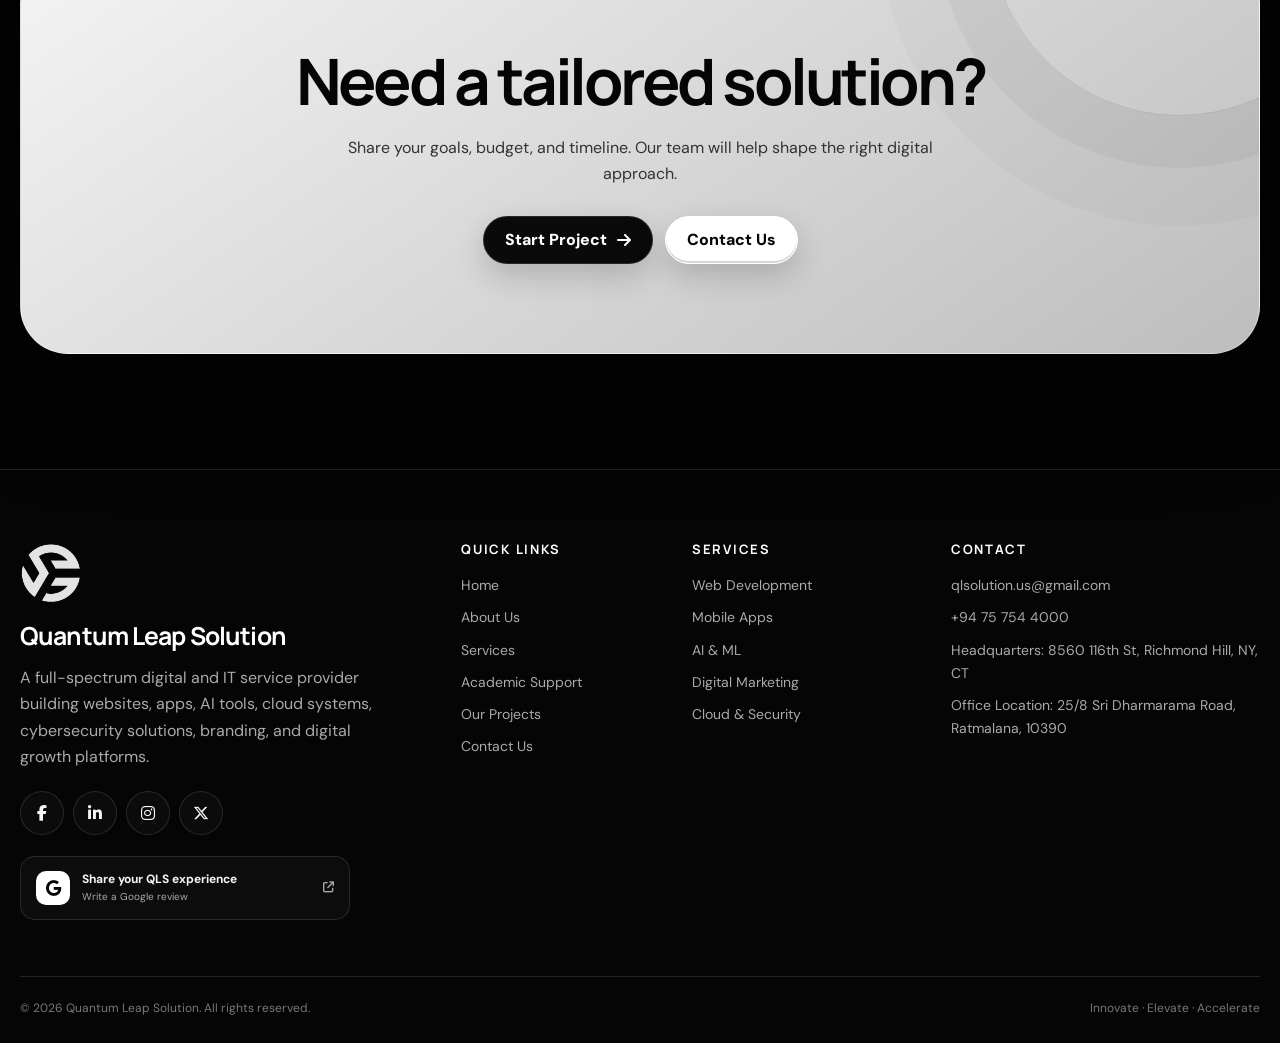
<file: services.html>
<!DOCTYPE html>

<html lang="en">
<head>
<meta charset="utf-8"/>
<meta content="width=device-width, initial-scale=1.0" name="viewport"/>
<meta content="#050505" name="theme-color"/>
<meta content="Explore web, mobile, cloud, cybersecurity, data, design, and marketing services from Quantum Leap Solution." name="description"/>
<title>Services - QLS</title>
<link href="assets/icon.png" rel="icon" type="image/png"/>
<link href="assets/icon.png" rel="apple-touch-icon"/>
<link href="https://fonts.googleapis.com" rel="preconnect"/>
<link crossorigin="" href="https://fonts.gstatic.com" rel="preconnect"/>
<link href="icons/css/all.min.css" rel="stylesheet"/>
<link href="site.css" rel="stylesheet"/>
</head>
<body>
<a class="skip-link" href="#main-content">Skip to main content</a>
<div aria-hidden="true" class="scroll-progress"></div>
<header class="site-header">
<div class="container navbar">
<a aria-label="Quantum Leap Solution home" class="brand" href="index.html">
<img alt="Quantum Leap Solution logo" src="assets/icon.png"/>
<span class="brand-text"><strong>QUANTUM LEAP SOLUTION</strong><small>INNOVATE · ELEVATE · ACCELERATE</small></span>
</a>
<button aria-controls="primary-navigation" aria-expanded="false" aria-label="Open navigation" class="nav-toggle" type="button"><i aria-hidden="true" class="fa-solid fa-bars"></i></button>
<nav aria-label="Primary navigation" class="nav-links" id="primary-navigation">
<a href="index.html">Home</a><a href="about.html">About</a><a aria-current="page" class="active" href="services.html">Services</a><a href="projects.html">Our Projects</a><a href="contact.html">Contact Us</a>
<button class="button small" onclick="openProjectModal()" type="button"><i aria-hidden="true" class="fa-solid fa-arrow-up-right-dots"></i>Start Project</button>
</nav>
</div>
<div aria-hidden="true" class="nav-overlay"></div>
</header>
<main id="main-content"><section class="page-hero"><div class="container"><span class="eyebrow reveal">Services</span><h1 class="reveal">One connected partner for your <span class="display-outline">digital advantage.</span></h1><p class="reveal">Choose individual capabilities or combine strategy, experience, engineering, cloud, security, data, brand, and growth services into one coordinated transformation program.</p><div class="actions reveal"><button class="button" onclick="openProjectModal()" type="button">Discuss Your Project<i aria-hidden="true" class="fa-solid fa-arrow-right"></i></button></div></div><div aria-hidden="true" class="page-orbit-art"><span></span><span></span><span></span><i></i></div></section><section class="section-sm"><div class="container" data-filter-system=""><div class="filters reveal"><div aria-label="Filter services" class="filter-chips"><button aria-pressed="true" class="chip active" data-filter="all" type="button">All Services</button><button aria-pressed="false" class="chip" data-filter="design" type="button">Design</button><button aria-pressed="false" class="chip" data-filter="web" type="button">Web</button><button aria-pressed="false" class="chip" data-filter="development" type="button">Development</button><button aria-pressed="false" class="chip" data-filter="cloud" type="button">Cloud &amp; Security</button><button aria-pressed="false" class="chip" data-filter="data" type="button">Data</button><button aria-pressed="false" class="chip" data-filter="growth" type="button">Growth</button><button aria-pressed="false" class="chip" data-filter="advisory" type="button">Advisory</button></div><label class="search-box"><span class="skip-link">Search services</span><i aria-hidden="true" class="fa-solid fa-magnifying-glass"></i><input data-search="" placeholder="Search services" type="search"/></label></div><div class="bento"><article class="card service-card reveal" data-category="design" data-filter-card="" data-tilt=""><div class="card-body"><div class="icon-tile"><i aria-hidden="true" class="fa-solid fa-pen-ruler"></i></div><h3>Web Design</h3><p>We design modern, responsive websites that reflect your brand and convert visitors into customers.</p><div class="card-actions"><button class="button small" data-service-email="Web Design" type="button"><i aria-hidden="true" class="fa-regular fa-envelope"></i>Email</button><button class="button small outline" data-service-whatsapp="Web Design" type="button"><i aria-hidden="true" class="fa-brands fa-whatsapp"></i>WhatsApp</button></div></div></article><article class="card service-card reveal" data-category="web" data-filter-card="" data-tilt=""><div class="card-body"><div class="icon-tile"><i aria-hidden="true" class="fa-solid fa-code"></i></div><h3>Web Development</h3><p>Robust and scalable websites using the latest technologies to deliver fast and secure experiences.</p><div class="card-actions"><button class="button small" data-service-email="Web Development" type="button"><i aria-hidden="true" class="fa-regular fa-envelope"></i>Email</button><button class="button small outline" data-service-whatsapp="Web Development" type="button"><i aria-hidden="true" class="fa-brands fa-whatsapp"></i>WhatsApp</button></div></div></article><article class="card service-card reveal" data-category="design" data-filter-card="" data-tilt=""><div class="card-body"><div class="icon-tile"><i aria-hidden="true" class="fa-solid fa-object-group"></i></div><h3>UI/UX Design</h3><p>Intuitive and engaging interfaces that prioritize user experience and ease of navigation.</p><div class="card-actions"><button class="button small" data-service-email="UI/UX Design" type="button"><i aria-hidden="true" class="fa-regular fa-envelope"></i>Email</button><button class="button small outline" data-service-whatsapp="UI/UX Design" type="button"><i aria-hidden="true" class="fa-brands fa-whatsapp"></i>WhatsApp</button></div></div></article><article class="card service-card reveal" data-category="development" data-filter-card="" data-tilt=""><div class="card-body"><div class="icon-tile"><i aria-hidden="true" class="fa-solid fa-mobile-screen-button"></i></div><h3>Mobile App Development</h3><p>Custom Android and iOS apps tailored to your goals and built for performance and usability.</p><div class="card-actions"><button class="button small" data-service-email="Mobile App Development" type="button"><i aria-hidden="true" class="fa-regular fa-envelope"></i>Email</button><button class="button small outline" data-service-whatsapp="Mobile App Development" type="button"><i aria-hidden="true" class="fa-brands fa-whatsapp"></i>WhatsApp</button></div></div></article><article class="card service-card reveal" data-category="cloud" data-filter-card="" data-tilt=""><div class="card-body"><div class="icon-tile"><i aria-hidden="true" class="fa-solid fa-cloud"></i></div><h3>Cloud Solutions</h3><p>Secure, flexible, and scalable cloud-based infrastructure tailored for business continuity.</p><div class="card-actions"><button class="button small" data-service-email="Cloud Solutions" type="button"><i aria-hidden="true" class="fa-regular fa-envelope"></i>Email</button><button class="button small outline" data-service-whatsapp="Cloud Solutions" type="button"><i aria-hidden="true" class="fa-brands fa-whatsapp"></i>WhatsApp</button></div></div></article><article class="card service-card reveal" data-category="cloud" data-filter-card="" data-tilt=""><div class="card-body"><div class="icon-tile"><i aria-hidden="true" class="fa-solid fa-shield-halved"></i></div><h3>Cybersecurity</h3><p>Protect your systems and data with our robust security strategies and threat mitigation tools.</p><div class="card-actions"><button class="button small" data-service-email="Cybersecurity" type="button"><i aria-hidden="true" class="fa-regular fa-envelope"></i>Email</button><button class="button small outline" data-service-whatsapp="Cybersecurity" type="button"><i aria-hidden="true" class="fa-brands fa-whatsapp"></i>WhatsApp</button></div></div></article><article class="card service-card reveal" data-category="data" data-filter-card="" data-tilt=""><div class="card-body"><div class="icon-tile"><i aria-hidden="true" class="fa-solid fa-chart-line"></i></div><h3>Data Analytics</h3><p>Make informed business decisions with data-driven insights and visual dashboards.</p><div class="card-actions"><button class="button small" data-service-email="Data Analytics" type="button"><i aria-hidden="true" class="fa-regular fa-envelope"></i>Email</button><button class="button small outline" data-service-whatsapp="Data Analytics" type="button"><i aria-hidden="true" class="fa-brands fa-whatsapp"></i>WhatsApp</button></div></div></article><article class="card service-card reveal" data-category="development" data-filter-card="" data-tilt=""><div class="card-body"><div class="icon-tile"><i aria-hidden="true" class="fa-solid fa-gears"></i></div><h3>Custom Software</h3><p>End-to-end software tailored to your specific business needs and internal workflows.</p><div class="card-actions"><button class="button small" data-service-email="Custom Software" type="button"><i aria-hidden="true" class="fa-regular fa-envelope"></i>Email</button><button class="button small outline" data-service-whatsapp="Custom Software" type="button"><i aria-hidden="true" class="fa-brands fa-whatsapp"></i>WhatsApp</button></div></div></article><article class="card service-card reveal" data-category="advisory" data-filter-card="" data-tilt=""><div class="card-body"><div class="icon-tile"><i aria-hidden="true" class="fa-solid fa-compass-drafting"></i></div><h3>IT Consulting</h3><p>Expert guidance to align your IT strategy with your business goals and streamline operations.</p><div class="card-actions"><button class="button small" data-service-email="IT Consulting" type="button"><i aria-hidden="true" class="fa-regular fa-envelope"></i>Email</button><button class="button small outline" data-service-whatsapp="IT Consulting" type="button"><i aria-hidden="true" class="fa-brands fa-whatsapp"></i>WhatsApp</button></div></div></article><article class="card service-card reveal" data-category="advisory" data-filter-card="" data-tilt=""><div class="card-body"><div class="icon-tile"><i aria-hidden="true" class="fa-solid fa-users"></i></div><h3>Team Augmentation</h3><p>Scale your development capacity quickly with skilled professionals integrated into your workflow.</p><div class="card-actions"><button class="button small" data-service-email="Team Augmentation" type="button"><i aria-hidden="true" class="fa-regular fa-envelope"></i>Email</button><button class="button small outline" data-service-whatsapp="Team Augmentation" type="button"><i aria-hidden="true" class="fa-brands fa-whatsapp"></i>WhatsApp</button></div></div></article><article class="card service-card reveal" data-category="design" data-filter-card="" data-tilt=""><div class="card-body"><div class="icon-tile"><i aria-hidden="true" class="fa-solid fa-bezier-curve"></i></div><h3>Brand Identity Design</h3><p>Create a cohesive and powerful brand image with custom logos, colors, and visual assets.</p><div class="card-actions"><button class="button small" data-service-email="Brand Identity Design" type="button"><i aria-hidden="true" class="fa-regular fa-envelope"></i>Email</button><button class="button small outline" data-service-whatsapp="Brand Identity Design" type="button"><i aria-hidden="true" class="fa-brands fa-whatsapp"></i>WhatsApp</button></div></div></article><article class="card service-card reveal" data-category="cloud" data-filter-card="" data-tilt=""><div class="card-body"><div class="icon-tile"><i aria-hidden="true" class="fa-solid fa-code-branch"></i></div><h3>DevOps &amp; CI/CD</h3><p>Accelerate your software lifecycle with efficient integration, delivery, and deployment pipelines.</p><div class="card-actions"><button class="button small" data-service-email="DevOps &amp; CI/CD" type="button"><i aria-hidden="true" class="fa-regular fa-envelope"></i>Email</button><button class="button small outline" data-service-whatsapp="DevOps &amp; CI/CD" type="button"><i aria-hidden="true" class="fa-brands fa-whatsapp"></i>WhatsApp</button></div></div></article><article class="card service-card reveal" data-category="cloud" data-filter-card="" data-tilt=""><div class="card-body"><div class="icon-tile"><i aria-hidden="true" class="fa-solid fa-cloud-arrow-up"></i></div><h3>Cloud Migration</h3><p>Seamlessly transition your applications and data to the cloud with zero disruption to operations.</p><div class="card-actions"><button class="button small" data-service-email="Cloud Migration" type="button"><i aria-hidden="true" class="fa-regular fa-envelope"></i>Email</button><button class="button small outline" data-service-whatsapp="Cloud Migration" type="button"><i aria-hidden="true" class="fa-brands fa-whatsapp"></i>WhatsApp</button></div></div></article><article class="card service-card reveal" data-category="growth" data-filter-card="" data-tilt=""><div class="card-body"><div class="icon-tile"><i aria-hidden="true" class="fa-solid fa-magnifying-glass-chart"></i></div><h3>SEO &amp; SEM</h3><p>Boost your online visibility through search engine optimization and paid ad campaigns.</p><div class="card-actions"><button class="button small" data-service-email="SEO &amp; SEM" type="button"><i aria-hidden="true" class="fa-regular fa-envelope"></i>Email</button><button class="button small outline" data-service-whatsapp="SEO &amp; SEM" type="button"><i aria-hidden="true" class="fa-brands fa-whatsapp"></i>WhatsApp</button></div></div></article><article class="card service-card reveal" data-category="advisory" data-filter-card="" data-tilt=""><div class="card-body"><div class="icon-tile"><i aria-hidden="true" class="fa-regular fa-file-lines"></i></div><h3>Technical Documentation</h3><p>Professional, clear, and detailed documentation for your software, systems, and workflows.</p><div class="card-actions"><button class="button small" data-service-email="Technical Documentation" type="button"><i aria-hidden="true" class="fa-regular fa-envelope"></i>Email</button><button class="button small outline" data-service-whatsapp="Technical Documentation" type="button"><i aria-hidden="true" class="fa-brands fa-whatsapp"></i>WhatsApp</button></div></div></article><article class="card service-card reveal" data-category="growth" data-filter-card="" data-tilt=""><div class="card-body"><div class="icon-tile"><i aria-hidden="true" class="fa-solid fa-bullhorn"></i></div><h3>Digital Marketing</h3><p>360° digital campaigns that drive leads, grow awareness, and increase customer engagement.</p><div class="card-actions"><button class="button small" data-service-email="Digital Marketing" type="button"><i aria-hidden="true" class="fa-regular fa-envelope"></i>Email</button><button class="button small outline" data-service-whatsapp="Digital Marketing" type="button"><i aria-hidden="true" class="fa-brands fa-whatsapp"></i>WhatsApp</button></div></div></article><div class="empty-state"><i aria-hidden="true" class="fa-solid fa-magnifying-glass" style="font-size:28px;margin-bottom:14px"></i><p>No services match your search.</p></div></div></div></section><section class="section engagement-section"><div class="container"><div class="section-heading center reveal"><span class="eyebrow">Service Models</span><h2>Expertise shaped around the way you need to move.</h2><p>Engage QLS for a focused requirement, a complete end-to-end solution, or an ongoing capability partnership.</p></div><div class="engagement-grid"><article class="engagement-card reveal" data-tilt=""><div class="engagement-top"><span class="engagement-number">01</span><i class="fa-solid fa-crosshairs"></i></div><h3>Focused Specialist Service</h3><p>Bring in a specific capability-such as UI/UX, cybersecurity, analytics, SEO, cloud migration, or technical documentation.</p><ul><li>Defined specialist scope</li><li>Clear output and timeline</li><li>Works with your existing team</li></ul></article><article class="engagement-card featured reveal" data-tilt=""><div class="engagement-top"><span class="engagement-number">02</span><i class="fa-solid fa-layer-group"></i></div><span class="popular-label">End-to-end</span><h3>Integrated Solution Delivery</h3><p>Combine discovery, brand, design, development, infrastructure, launch, and growth into one managed delivery stream.</p><ul><li>One coordinated roadmap</li><li>Cross-functional expertise</li><li>Consistent quality across layers</li></ul></article><article class="engagement-card reveal" data-tilt=""><div class="engagement-top"><span class="engagement-number">03</span><i class="fa-solid fa-infinity"></i></div><h3>Continuous Digital Partnership</h3><p>Maintain momentum after launch through ongoing optimization, support, enhancements, campaigns, and specialist capacity.</p><ul><li>Prioritized improvement backlog</li><li>Flexible monthly capacity</li><li>Long-term knowledge continuity</li></ul></article></div></div></section><section class="section-sm faq-section"><div class="container"><div class="faq-layout"><div class="section-heading reveal"><span class="eyebrow">Service FAQs</span><h2>Build the right scope before you build the solution.</h2><p>The best service mix depends on your business goal, current environment, users, urgency, and internal resources.</p></div><div class="faq-list reveal"><details><summary>Can I combine multiple services?<i class="fa-solid fa-plus"></i></summary><p>Yes. Many projects combine strategy, design, development, cloud, content, marketing, analytics, and ongoing support within one coordinated plan.</p></details><details><summary>Can QLS work with our internal team?<i class="fa-solid fa-plus"></i></summary><p>Yes. QLS can deliver independently, collaborate with your team and vendors, or provide specialist capacity through team augmentation.</p></details><details><summary>Do you support phased delivery?<i class="fa-solid fa-plus"></i></summary><p>Yes. Larger programs can be divided into prioritized phases so that valuable capabilities are launched earlier while the broader roadmap continues.</p></details></div></div></div></section><section class="section"><div class="container"><div class="cta-panel reveal"><h2>Need a tailored solution?</h2><p>Share your goals, budget, and timeline. Our team will help shape the right digital approach.</p><div class="actions"><button class="button dark" onclick="openProjectModal()" type="button">Start Project<i aria-hidden="true" class="fa-solid fa-arrow-right"></i></button><a class="button" href="contact.html">Contact Us</a></div></div></div></section></main>
<footer class="site-footer">
<div class="container">
<div class="footer-grid">
<div class="footer-brand">
<img alt="Quantum Leap Solution logo" src="assets/icon.png"/>
<h3>Quantum Leap Solution</h3>
<p>A full-spectrum digital and IT service provider building websites, apps, AI tools, cloud systems, cybersecurity solutions, branding, and digital growth platforms.</p>
<div aria-label="Social media" class="footer-socials">
<a aria-label="Facebook" class="icon-button" href="https://www.facebook.com/share/1JNDVyB9mD/" rel="noopener noreferrer" target="_blank"><i aria-hidden="true" class="fa-brands fa-facebook-f"></i></a>
<a aria-label="LinkedIn" class="icon-button" href="https://www.linkedin.com/company/quantum-leap-solution/" rel="noopener noreferrer" target="_blank"><i aria-hidden="true" class="fa-brands fa-linkedin-in"></i></a>
<a aria-label="Instagram" class="icon-button" href="https://www.instagram.com/qlsolution.us" rel="noopener noreferrer" target="_blank"><i aria-hidden="true" class="fa-brands fa-instagram"></i></a>
<a aria-label="X" class="icon-button" href="https://x.com/QLSolution_us" rel="noopener noreferrer" target="_blank"><i aria-hidden="true" class="fa-brands fa-x-twitter"></i></a>
</div>
<a class="review-footer-link" href="https://g.page/r/Cbpll6TOWsSfEAI/review" rel="noopener noreferrer" target="_blank"><i aria-hidden="true" class="fa-brands fa-google"></i><span><strong>Share your QLS experience</strong><small>Write a Google review</small></span><i aria-hidden="true" class="fa-solid fa-arrow-up-right-from-square"></i></a></div>
<div class="footer-col">
<h4>Quick Links</h4>
<a href="index.html">Home</a><a href="about.html">About Us</a><a href="services.html">Services</a><a href="academic-services.html">Academic Support</a><a href="projects.html">Our Projects</a><a href="contact.html">Contact Us</a>
</div>
<div class="footer-col">
<h4>Services</h4>
<a href="services.html">Web Development</a><a href="services.html">Mobile Apps</a><a href="services.html">AI &amp; ML</a><a href="services.html">Digital Marketing</a><a href="services.html">Cloud &amp; Security</a>
</div>
<div class="footer-col">
<h4>Contact</h4>
<a href="mailto:qlsolution.us@gmail.com">qlsolution.us@gmail.com</a>
<a href="tel:+94757544000">+94 75 754 4000</a>
<p>Headquarters: 8560 116th St, Richmond Hill, NY, CT</p>
<p>Office Location: 25/8 Sri Dharmarama Road, Ratmalana, 10390</p>
</div>
</div>
<div class="footer-bottom"><span>© 2026 Quantum Leap Solution. All rights reserved.</span><span>Innovate · Elevate · Accelerate</span></div>
</div>
</footer>
<div aria-hidden="true" aria-labelledby="projectModalTitle" aria-modal="true" class="modal" data-modal="" id="projectModal" role="dialog">
<div class="modal-dialog">
<div class="modal-head"><div><span class="eyebrow">Project Brief</span><h3 id="projectModalTitle">Start Your Project</h3></div><button aria-label="Close project form" class="icon-button" data-modal-close="" type="button"><i aria-hidden="true" class="fa-solid fa-xmark"></i></button></div>
<div class="modal-body">
<p class="muted" style="margin-bottom:22px">Fill the details below and choose Email or WhatsApp to send your inquiry.</p>
<form class="form-grid" id="projectForm">
<div class="field"><label for="projectName">Your Name</label><input autocomplete="name" id="projectName" name="name" required=""/></div>
<div class="field"><label for="projectEmail">Your Email</label><input autocomplete="email" id="projectEmail" name="email" required="" type="email"/></div>
<div class="field"><label for="projectPhone">Contact Number</label><input autocomplete="tel" id="projectPhone" name="phone" required="" type="tel"/></div>
<div class="field"><label for="projectType">Project Type</label><select id="projectType" name="projectType" required=""><option value="">Select a service</option><option value="Web Design">Web Design</option><option value="Web Development">Web Development</option><option value="Mobile App Development">Mobile App Development</option><option value="AI &amp; Machine Learning">AI &amp; Machine Learning</option><option value="Cloud Solutions">Cloud Solutions</option><option value="Cybersecurity">Cybersecurity</option><option value="Digital Marketing">Digital Marketing</option><option value="Brand Identity">Brand Identity</option><option value="Data Analytics">Data Analytics</option><option value="Custom Software">Custom Software</option><option value="Academic Support">Academic Support</option><option value="Other">Other</option></select></div>
<div class="field"><label for="projectBudget">Estimated Budget</label><input id="projectBudget" name="budget"/></div>
<div class="field"><label for="projectTimeline">Expected Timeline</label><input id="projectTimeline" name="timeline"/></div>
<div class="field full"><label for="projectMessage">Tell us about your project</label><textarea id="projectMessage" name="message"></textarea></div>
<div class="form-actions"><button class="button" onclick="sendProjectEmail()" type="button"><i aria-hidden="true" class="fa-regular fa-envelope"></i>Send via Email</button><button class="button outline" onclick="sendProjectWhatsApp()" type="button"><i aria-hidden="true" class="fa-brands fa-whatsapp"></i>Send via WhatsApp</button></div>
</form>
</div>
</div>
</div>
<button aria-label="Back to top" class="icon-button back-to-top" type="button"><i aria-hidden="true" class="fa-solid fa-arrow-up"></i></button>
<div class="whatsapp-widget">
<button aria-controls="whatsappPanel" aria-expanded="false" aria-label="Open WhatsApp assistant" class="whatsapp-trigger" type="button"><i aria-hidden="true" class="fa-brands fa-whatsapp"></i></button>
<div class="whatsapp-panel" id="whatsappPanel">
<div class="chat-head"><div><strong>Quantum Leap Solution</strong><div class="muted" style="font-size:12px">Quick inquiry assistant</div></div><button aria-label="Close WhatsApp assistant" class="icon-button" data-chat-close="" type="button"><i aria-hidden="true" class="fa-solid fa-xmark"></i></button></div>
<div class="chat-body">
<p>How can we help you today?</p>
<button class="chat-option" data-chat-message="I need a website for my business" type="button"><i aria-hidden="true" class="fa-solid fa-globe"></i>  I need a website</button>
<button class="chat-option" data-chat-message="I need a mobile app development quotation" type="button"><i aria-hidden="true" class="fa-solid fa-mobile-screen-button"></i>  I need a mobile app</button>
<button class="chat-option" data-chat-message="I need digital marketing services" type="button"><i aria-hidden="true" class="fa-solid fa-bullhorn"></i>  I need digital marketing</button>
<button class="chat-option" data-chat-message="I need pricing details for QLS services" type="button"><i aria-hidden="true" class="fa-solid fa-file-invoice-dollar"></i>  Send me pricing details</button>
<label class="muted" for="chatMessage" style="font-size:12px">Custom question</label><textarea id="chatMessage" placeholder="Type your question here"></textarea>
<button class="button block" data-chat-send="" type="button"><i aria-hidden="true" class="fa-brands fa-whatsapp"></i>Send on WhatsApp</button>
</div>
</div>
</div>
<div class="mobile-contact-bar"><a href="mailto:qlsolution.us@gmail.com"><i aria-hidden="true" class="fa-regular fa-envelope"></i>Email</a><a href="https://wa.me/94757544000" rel="noopener noreferrer" target="_blank"><i aria-hidden="true" class="fa-brands fa-whatsapp"></i>WhatsApp</a></div>
<script defer="" src="site.js"></script>
</body>
</html>
</file>
<file: site.css>
@import url('https://fonts.googleapis.com/css2?family=DM+Sans:wght@400;500;600;700&family=Manrope:wght@600;700;800&display=swap');

:root {
  --black: #050505;
  --black-2: #0a0a0a;
  --surface: #101010;
  --surface-2: #171717;
  --white: #ffffff;
  --ink: #f5f5f5;
  --muted: #a4a4a4;
  --muted-2: #787878;
  --line: rgba(255,255,255,.11);
  --line-strong: rgba(255,255,255,.24);
  --glass: rgba(14,14,14,.78);
  --success: #25d366;
  --radius-sm: 14px;
  --radius: 22px;
  --radius-lg: 32px;
  --shadow: 0 24px 70px rgba(0,0,0,.42);
  --container: 1180px;
  --header: 84px;
  --ease: cubic-bezier(.2,.7,.2,1);
}

*, *::before, *::after { box-sizing: border-box; }
html { scroll-behavior: smooth; scroll-padding-top: calc(var(--header) + 24px); }
body {
  margin: 0;
  min-width: 320px;
  background: var(--black);
  color: var(--ink);
  font-family: 'DM Sans', system-ui, -apple-system, BlinkMacSystemFont, 'Segoe UI', sans-serif;
  font-size: 16px;
  line-height: 1.65;
  overflow-x: hidden;
  -webkit-font-smoothing: antialiased;
}
body::before {
  content: '';
  position: fixed;
  inset: 0;
  z-index: -2;
  pointer-events: none;
  background:
    radial-gradient(900px 500px at 8% -10%, rgba(255,255,255,.09), transparent 62%),
    radial-gradient(700px 460px at 96% 8%, rgba(255,255,255,.055), transparent 66%),
    linear-gradient(rgba(255,255,255,.018) 1px, transparent 1px),
    linear-gradient(90deg, rgba(255,255,255,.018) 1px, transparent 1px);
  background-size: auto, auto, 64px 64px, 64px 64px;
  mask-image: linear-gradient(to bottom, #000 0%, transparent 88%);
}
body.nav-open, body.modal-open { overflow: hidden; }
img, video, iframe { max-width: 100%; }
img { display: block; }
a { color: inherit; text-decoration: none; }
button, input, select, textarea { font: inherit; }
button, a { -webkit-tap-highlight-color: transparent; }
button { color: inherit; }
::selection { background: #fff; color: #000; }
:focus-visible { outline: 2px solid #fff; outline-offset: 4px; }

.skip-link {
  position: fixed; top: 12px; left: 12px; z-index: 10000;
  transform: translateY(-150%); padding: 11px 16px; border-radius: 10px;
  background: #fff; color: #000; font-weight: 800;
}
.skip-link:focus { transform: translateY(0); }
.scroll-progress { position: fixed; inset: 0 auto auto 0; z-index: 1100; width: 0; height: 2px; background: #fff; box-shadow: 0 0 14px #fff; }
.container { width: min(calc(100% - 40px), var(--container)); margin-inline: auto; }
.section { position: relative; padding: clamp(76px, 9vw, 128px) 0; }
.section-sm { padding: clamp(52px, 7vw, 88px) 0; }
.muted { color: var(--muted); }
.eyebrow {
  display: inline-flex; align-items: center; gap: 10px;
  color: #d5d5d5; text-transform: uppercase; letter-spacing: .18em;
  font-size: 12px; font-weight: 800;
}
.eyebrow::before { content: ''; width: 24px; height: 1px; background: currentColor; }
h1, h2, h3, h4 { margin: 0; color: var(--white); font-family: 'Manrope', sans-serif; line-height: 1.08; letter-spacing: -.035em; }
h1 { font-size: clamp(3rem, 7.2vw, 6.6rem); letter-spacing: -.06em; }
h2 { font-size: clamp(2.25rem, 5vw, 4.8rem); letter-spacing: -.055em; }
h3 { font-size: clamp(1.2rem, 2vw, 1.55rem); }
p { margin: 0; }
.display-outline { color: transparent; -webkit-text-stroke: 1px rgba(255,255,255,.72); }
.section-heading { max-width: 820px; margin-bottom: 44px; }
.section-heading.center { margin-inline: auto; text-align: center; }
.section-heading.center .eyebrow { justify-content: center; }
.section-heading h2 { margin-top: 16px; }
.section-heading p { max-width: 690px; margin-top: 20px; color: var(--muted); font-size: clamp(1rem, 1.6vw, 1.16rem); }
.section-heading.center p { margin-inline: auto; }

.site-header {
  position: fixed; inset: 0 0 auto; z-index: 1000; height: var(--header);
  border-bottom: 1px solid transparent; transition: .3s var(--ease);
}
.site-header.scrolled { background: rgba(5,5,5,.82); border-color: var(--line); backdrop-filter: blur(18px); }
.navbar { height: 100%; display: flex; align-items: center; justify-content: space-between; gap: 28px; }
.brand { display: inline-flex; align-items: center; gap: 13px; flex: 0 0 auto; }
.brand img { width: 48px; height: 48px; object-fit: contain; filter: drop-shadow(0 0 16px rgba(255,255,255,.18)); }
.brand-text { display: grid; line-height: 1.05; }
.brand-text strong { font-family: 'Manrope'; font-size: 13px; letter-spacing: .11em; }
.brand-text small { color: var(--muted); font-size: 9px; letter-spacing: .21em; margin-top: 5px; }
.nav-links { display: flex; align-items: center; gap: 7px; }
.nav-links > a:not(.button) { position: relative; padding: 11px 13px; border-radius: 10px; color: #b8b8b8; font-size: 13px; font-weight: 700; }
.nav-links > a:not(.button)::after { content: ''; position: absolute; left: 13px; right: 13px; bottom: 7px; height: 1px; background: #fff; transform: scaleX(0); transform-origin: left; transition: transform .25s var(--ease); }
.nav-links > a:hover, .nav-links > a.active { color: #fff; }
.nav-links > a:hover::after, .nav-links > a.active::after { transform: scaleX(1); }
.nav-toggle { display: none; width: 46px; height: 46px; border: 1px solid var(--line); border-radius: 50%; background: var(--surface); cursor: pointer; align-items: center; justify-content: center; font-size: 18px; }
.nav-overlay { display: none; }

.button {
  min-height: 48px; padding: 12px 21px; border: 1px solid #fff; border-radius: 999px;
  display: inline-flex; align-items: center; justify-content: center; gap: 10px;
  background: #fff; color: #050505; font-weight: 800; line-height: 1; cursor: pointer;
  transition: transform .25s var(--ease), box-shadow .25s var(--ease), background .25s;
}
.button:hover { transform: translateY(-3px); box-shadow: 0 12px 36px rgba(255,255,255,.14); }
.button.outline { background: transparent; color: #fff; border-color: var(--line-strong); }
.button.outline:hover { background: #fff; color: #000; border-color: #fff; }
.button.dark { background: #0a0a0a; color: #fff; border-color: var(--line); }
.button.small { min-height: 42px; padding: 10px 17px; font-size: 13px; }
.button.block { width: 100%; }
.actions { display: flex; flex-wrap: wrap; gap: 12px; }
.icon-button { width: 44px; height: 44px; border: 1px solid var(--line); border-radius: 50%; background: var(--surface); display: inline-flex; align-items: center; justify-content: center; cursor: pointer; transition: .25s; }
.icon-button:hover { background: #fff; color: #000; transform: translateY(-2px); }
.icon-tile { width: 54px; height: 54px; border: 1px solid var(--line); border-radius: 16px; background: #fff; color: #050505; display: grid; place-items: center; font-size: 20px; box-shadow: 0 12px 34px rgba(255,255,255,.08); flex: 0 0 auto; }

.hero { min-height: 100svh; padding: calc(var(--header) + 70px) 0 76px; display: flex; align-items: center; }
.hero-grid { display: grid; grid-template-columns: minmax(0,1.12fr) minmax(360px,.88fr); gap: clamp(36px, 6vw, 84px); align-items: center; }
.hero-copy .eyebrow { margin-bottom: 24px; }
.hero-copy h1 span { display: block; }
.hero-copy p { max-width: 690px; margin: 28px 0 32px; color: #b5b5b5; font-size: clamp(1.05rem, 1.7vw, 1.24rem); }
.hero-visual { position: relative; min-height: 580px; display: grid; place-items: center; isolation: isolate; }
.orb { position: absolute; width: min(34vw, 440px); aspect-ratio: 1; border-radius: 50%; background: radial-gradient(circle at 35% 30%, #fff, #bdbdbd 9%, #333 34%, #0b0b0b 62%, #000 72%); box-shadow: inset -44px -34px 72px #000, 0 0 100px rgba(255,255,255,.13); animation: float 7s ease-in-out infinite; }
.orb::before, .orb::after { content: ''; position: absolute; inset: -36px; border: 1px solid rgba(255,255,255,.16); border-radius: 50%; animation: spin 20s linear infinite; }
.orb::after { inset: -86px 20px; transform: rotate(62deg); animation-duration: 28s; animation-direction: reverse; }
.orb-logo { position: relative; z-index: 2; width: 124px; height: 124px; object-fit: contain; filter: drop-shadow(0 14px 30px #000); }
.float-card { position: absolute; z-index: 3; min-width: 164px; padding: 15px 17px; border: 1px solid var(--line-strong); border-radius: 16px; background: rgba(12,12,12,.8); backdrop-filter: blur(14px); box-shadow: var(--shadow); }
.float-card i { margin-right: 9px; }
.float-card small { display: block; color: var(--muted); margin-top: 2px; }
.float-card.one { left: 2%; top: 18%; }
.float-card.two { right: 0; top: 30%; animation-delay: -2s; }
.float-card.three { left: 9%; bottom: 16%; animation-delay: -4s; }
.hero-metrics { display: grid; grid-template-columns: repeat(4,1fr); margin-top: 56px; border-top: 1px solid var(--line); border-bottom: 1px solid var(--line); }
.metric { padding: 24px 20px; border-right: 1px solid var(--line); }
.metric:first-child { padding-left: 0; }
.metric:last-child { border-right: 0; }
.metric strong { display: block; font: 800 clamp(1.55rem,2.4vw,2.15rem)/1 'Manrope'; letter-spacing: -.04em; }
.metric span { display: block; color: var(--muted); font-size: 12px; margin-top: 7px; }
.page-hero { padding: calc(var(--header) + 80px) 0 76px; text-align: center; }
.page-hero .eyebrow { justify-content: center; }
.page-hero h1 { max-width: 1020px; margin: 22px auto 0; }
.page-hero p { max-width: 740px; margin: 26px auto 0; color: var(--muted); font-size: clamp(1.02rem,1.6vw,1.18rem); }
.page-hero .actions { justify-content: center; margin-top: 32px; }

.logo-marquee { overflow: hidden; border-block: 1px solid var(--line); background: #080808; }
.marquee-track { width: max-content; display: flex; gap: 12px; padding: 17px 0; animation: marquee 30s linear infinite; }
.marquee-item { display: inline-flex; align-items: center; gap: 10px; padding: 9px 16px; color: #bdbdbd; font-size: 13px; font-weight: 700; white-space: nowrap; }
.marquee-item i { color: #fff; }

.bento { display: grid; grid-template-columns: repeat(12,1fr); gap: 18px; }
.card { position: relative; overflow: hidden; border: 1px solid var(--line); border-radius: var(--radius); background: linear-gradient(145deg, rgba(255,255,255,.055), rgba(255,255,255,.018)); box-shadow: inset 0 1px rgba(255,255,255,.035); transition: transform .3s var(--ease), border-color .3s, background .3s; }
.card::before { content: ''; position: absolute; inset: 0; background: radial-gradient(420px circle at var(--mx,50%) var(--my,30%), rgba(255,255,255,.095), transparent 42%); opacity: 0; transition: opacity .3s; pointer-events: none; }
.card:hover { transform: translateY(-7px); border-color: var(--line-strong); }
.card:hover::before { opacity: 1; }
.card-body { position: relative; padding: 28px; }
.card p { color: var(--muted); margin-top: 14px; }
.card .icon-tile { margin-bottom: 22px; }
.service-card { grid-column: span 4; min-height: 290px; display: flex; flex-direction: column; }
.service-card .card-body { height: 100%; display: flex; flex-direction: column; }
.service-card .card-actions { margin-top: auto; padding-top: 24px; display: flex; gap: 9px; }
.service-card .button { flex: 1; }
.feature-card { grid-column: span 4; }
.project-card { grid-column: span 4; }
.project-media { aspect-ratio: 16/10; overflow: hidden; background: #111; border-bottom: 1px solid var(--line); }
.project-media img { width: 100%; height: 100%; object-fit: cover; transition: transform .6s var(--ease); }
.project-card:hover .project-media img { transform: scale(1.045); }
.badge { display: inline-flex; align-items: center; gap: 7px; width: fit-content; padding: 7px 10px; border: 1px solid var(--line); border-radius: 999px; color: #bdbdbd; font-size: 11px; font-weight: 800; text-transform: uppercase; letter-spacing: .09em; }
.project-card .badge { position: absolute; top: 16px; left: 16px; z-index: 2; background: rgba(0,0,0,.78); backdrop-filter: blur(8px); }
.project-meta { display: block; color: var(--muted); font-size: 11px; font-weight: 800; text-transform: uppercase; letter-spacing: .14em; margin-bottom: 10px; }
.tags { display: flex; flex-wrap: wrap; gap: 7px; margin-top: 18px; }
.tag { padding: 6px 9px; border-radius: 999px; background: #161616; border: 1px solid var(--line); color: #aaa; font-size: 11px; }

.split { display: grid; grid-template-columns: 1fr 1fr; gap: clamp(28px,5vw,70px); align-items: center; }
.glass-panel { border: 1px solid var(--line); border-radius: var(--radius-lg); padding: clamp(28px,4vw,52px); background: linear-gradient(145deg, rgba(255,255,255,.065), rgba(255,255,255,.015)); box-shadow: var(--shadow); }
.glass-panel p { color: var(--muted); margin-top: 18px; }
.process-list { display: grid; gap: 13px; counter-reset: steps; }
.process-step { position: relative; padding: 24px 24px 24px 78px; border: 1px solid var(--line); border-radius: 18px; background: #0d0d0d; counter-increment: steps; }
.process-step::before { content: counter(steps, decimal-leading-zero); position: absolute; left: 23px; top: 24px; color: #fff; font: 800 16px/1 'Manrope'; }
.process-step p { color: var(--muted); margin-top: 8px; }

.filters { display: flex; flex-wrap: wrap; align-items: center; justify-content: space-between; gap: 14px; margin-bottom: 32px; }
.filter-chips { display: flex; flex-wrap: wrap; gap: 8px; }
.chip { min-height: 42px; padding: 9px 15px; border: 1px solid var(--line); border-radius: 999px; background: #0c0c0c; color: #aaa; font-size: 13px; font-weight: 700; cursor: pointer; }
.chip:hover, .chip.active { background: #fff; color: #000; border-color: #fff; }
.search-box { position: relative; min-width: min(100%,300px); }
.search-box i { position: absolute; left: 16px; top: 50%; transform: translateY(-50%); color: var(--muted); }
.search-box input { width: 100%; height: 46px; padding: 0 16px 0 43px; border: 1px solid var(--line); border-radius: 999px; background: #0d0d0d; color: #fff; }
.empty-state { display: none; grid-column: 1/-1; padding: 60px 20px; border: 1px dashed var(--line-strong); border-radius: var(--radius); text-align: center; color: var(--muted); }

.video-frame { overflow: hidden; border: 1px solid var(--line); border-radius: var(--radius-lg); background: #0a0a0a; box-shadow: var(--shadow); }
.video-frame video { width: 100%; display: block; aspect-ratio: 16/8; object-fit: cover; }
.capability-grid { display: grid; grid-template-columns: repeat(5,1fr); gap: 10px; margin-top: 26px; }
.capability { padding: 16px; border: 1px solid var(--line); border-radius: 14px; background: #0d0d0d; text-align: center; color: #c7c7c7; font-size: 13px; font-weight: 700; }
.mv-card { grid-column: span 6; min-height: 280px; }
.achievement-layout { display: grid; grid-template-columns: .82fr 1.18fr; gap: 20px; }
.achievement-card { display: flex; flex-direction: column; justify-content: center; padding: clamp(30px,4vw,48px); }
.achievement-year { width: 76px; height: 76px; border-radius: 20px; background: #fff; color: #000; display: grid; place-items: center; font: 800 19px/1 'Manrope'; margin-bottom: 28px; }
.achievement-gallery { display: grid; grid-template-columns: 1fr 1fr; gap: 18px; }
.achievement-gallery button { padding: 0; border: 0; border-radius: var(--radius); overflow: hidden; background: #111; cursor: zoom-in; }
.achievement-gallery img { width: 100%; height: 100%; min-height: 430px; object-fit: cover; transition: transform .4s; }
.achievement-gallery button:hover img { transform: scale(1.03); }
.client-strip { position: relative; overflow: hidden; padding: 26px 0; border-block: 1px solid var(--line); }
.client-track { width: max-content; display: flex; gap: 14px; animation: marquee 44s linear infinite; }
.client-logo { width: 170px; height: 92px; padding: 16px; border-radius: 18px; background: #fff; display: grid; place-items: center; }
.client-logo img { max-width: 100%; max-height: 58px; object-fit: contain; }
.client-strip:hover .client-track { animation-play-state: paused; }

.contact-grid { display: grid; grid-template-columns: .83fr 1.17fr; gap: 20px; align-items: start; }
.contact-stack { display: grid; gap: 12px; }
.contact-card { display: flex; gap: 16px; align-items: flex-start; padding: 20px; border: 1px solid var(--line); border-radius: 18px; background: #0d0d0d; }
.contact-card strong { display: block; font-size: 13px; color: #fff; }
.contact-card a, .contact-card p { color: var(--muted); margin-top: 4px; }
.social-list { display: grid; grid-template-columns: 1fr 1fr; gap: 10px; margin-top: 12px; }
.social-link { display: flex; align-items: center; gap: 11px; padding: 13px 15px; border: 1px solid var(--line); border-radius: 14px; background: #0d0d0d; color: #bbb; transition: .25s; }
.social-link:hover { color: #000; background: #fff; }
.form-card { padding: clamp(25px,4vw,42px); }
.form-grid { display: grid; grid-template-columns: 1fr 1fr; gap: 16px; }
.field { display: grid; gap: 8px; }
.field.full { grid-column: 1/-1; }
.field label { color: #c5c5c5; font-size: 12px; font-weight: 700; }
.field input, .field select, .field textarea { width: 100%; min-height: 52px; padding: 13px 15px; border: 1px solid var(--line); border-radius: 13px; background: #090909; color: #fff; transition: border-color .2s, box-shadow .2s; }
.field textarea { min-height: 132px; resize: vertical; }
.field input:focus, .field select:focus, .field textarea:focus { outline: none; border-color: rgba(255,255,255,.55); box-shadow: 0 0 0 4px rgba(255,255,255,.05); }
.field select option { background: #111; }
.form-actions { grid-column: 1/-1; display: flex; gap: 10px; margin-top: 6px; }
.form-status { display: none; grid-column: 1/-1; padding: 11px 14px; border: 1px solid var(--line); border-radius: 11px; color: #ddd; font-size: 13px; }
.map-card { overflow: hidden; border: 1px solid var(--line); border-radius: var(--radius-lg); background: #0b0b0b; }
.map-copy { padding: 28px; }
.map-copy p { color: var(--muted); margin-top: 10px; }
.map-card iframe { width: 100%; height: 420px; border: 0; display: block; filter: grayscale(1) invert(.9) contrast(.82); }

.cta-panel { position: relative; overflow: hidden; padding: clamp(48px,7vw,92px); border: 1px solid var(--line-strong); border-radius: clamp(26px,5vw,48px); background: linear-gradient(145deg, #f4f4f4, #bdbdbd); color: #050505; text-align: center; }
.cta-panel::before { content: ''; position: absolute; width: 380px; height: 380px; border: 1px solid rgba(0,0,0,.12); border-radius: 50%; top: -220px; right: -110px; box-shadow: 0 0 0 52px rgba(0,0,0,.04), 0 0 0 110px rgba(0,0,0,.025); }
.cta-panel h2 { position: relative; color: #050505; }
.cta-panel p { position: relative; max-width: 660px; margin: 20px auto 28px; color: #333; }
.cta-panel .actions { position: relative; justify-content: center; }

.site-footer { border-top: 1px solid var(--line); padding: 72px 0 24px; background: #050505; }
.footer-grid { display: grid; grid-template-columns: 1.45fr .7fr .8fr 1.1fr; gap: 34px; }
.footer-brand img { width: 62px; height: 62px; object-fit: contain; margin-bottom: 19px; }
.footer-brand p { max-width: 380px; color: var(--muted); margin-top: 15px; }
.footer-col h4 { font-size: 13px; text-transform: uppercase; letter-spacing: .13em; margin-bottom: 18px; }
.footer-col a, .footer-col p { display: block; color: var(--muted); margin: 9px 0; font-size: 14px; }
.footer-col a:hover { color: #fff; }
.footer-socials { display: flex; gap: 9px; margin-top: 20px; }
.footer-bottom { display: flex; justify-content: space-between; gap: 20px; margin-top: 56px; padding-top: 22px; border-top: 1px solid var(--line); color: var(--muted-2); font-size: 12px; }

.modal { position: fixed; inset: 0; z-index: 2000; display: grid; place-items: center; padding: 18px; background: rgba(0,0,0,.8); backdrop-filter: blur(12px); opacity: 0; visibility: hidden; transition: .25s; }
.modal.open { opacity: 1; visibility: visible; }
.modal-dialog { width: min(680px,100%); max-height: min(820px,calc(100svh - 36px)); overflow: auto; border: 1px solid var(--line-strong); border-radius: 26px; background: #0c0c0c; box-shadow: 0 40px 120px #000; transform: translateY(18px) scale(.98); transition: .25s var(--ease); }
.modal.open .modal-dialog { transform: none; }
.modal-head { position: sticky; top: 0; z-index: 2; display: flex; align-items: center; justify-content: space-between; gap: 20px; padding: 23px 25px; border-bottom: 1px solid var(--line); background: rgba(12,12,12,.94); backdrop-filter: blur(12px); }
.modal-body { padding: 25px; }
.lightbox .modal-dialog { width: min(1000px,100%); overflow: hidden; }
.lightbox .modal-body { padding: 0; }
.lightbox img { width: 100%; max-height: 78svh; object-fit: contain; background: #050505; }

.whatsapp-widget { position: fixed; right: 22px; bottom: 22px; z-index: 1300; }
.whatsapp-trigger { width: 58px; height: 58px; border: 0; border-radius: 50%; background: #fff; color: #050505; font-size: 24px; box-shadow: 0 18px 50px rgba(0,0,0,.5); cursor: pointer; transition: .25s; }
.whatsapp-trigger:hover { transform: translateY(-4px) scale(1.03); }
.whatsapp-panel { position: absolute; right: 0; bottom: 72px; width: min(360px,calc(100vw - 30px)); border: 1px solid var(--line-strong); border-radius: 20px; background: #0d0d0d; box-shadow: var(--shadow); opacity: 0; visibility: hidden; transform: translateY(12px); transition: .25s var(--ease); overflow: hidden; }
.whatsapp-panel.open { opacity: 1; visibility: visible; transform: none; }
.chat-head { display: flex; align-items: center; justify-content: space-between; padding: 17px 18px; border-bottom: 1px solid var(--line); }
.chat-body { padding: 17px; display: grid; gap: 9px; }
.chat-body p { color: var(--muted); margin-bottom: 3px; }
.chat-option { width: 100%; padding: 11px 13px; border: 1px solid var(--line); border-radius: 11px; background: #131313; color: #ddd; text-align: left; cursor: pointer; }
.chat-option:hover { border-color: var(--line-strong); color: #fff; }
.chat-body textarea { width: 100%; min-height: 86px; padding: 12px; border: 1px solid var(--line); border-radius: 11px; background: #080808; color: #fff; resize: vertical; }
.back-to-top { position: fixed; right: 29px; bottom: 94px; z-index: 1200; opacity: 0; visibility: hidden; transform: translateY(10px); transition: .25s; }
.back-to-top.show { opacity: 1; visibility: visible; transform: none; }
.mobile-contact-bar { display: none; }

.reveal { opacity: 1; transform: none; transition: opacity .75s var(--ease), transform .75s var(--ease); }
.reveal.reveal-pending { opacity: 0; transform: translateY(22px); }
.reveal.visible { opacity: 1; transform: none; }
.hidden-card { display: none !important; }

@keyframes spin { to { transform: rotate(360deg); } }
@keyframes float { 0%,100% { transform: translateY(0); } 50% { transform: translateY(-16px); } }
@keyframes marquee { to { transform: translateX(-50%); } }

@media (max-width: 1060px) {
  .hero-grid { grid-template-columns: 1fr .72fr; }
  .hero-visual { min-height: 480px; }
  .service-card, .project-card { grid-column: span 6; }
  .capability-grid { grid-template-columns: repeat(3,1fr); }
  .footer-grid { grid-template-columns: 1.3fr 1fr 1fr; }
  .footer-brand { grid-column: 1/-1; }
}

@media (max-width: 840px) {
  :root { --header: 74px; }
  .container { width: min(calc(100% - 30px), var(--container)); }
  .brand img { width: 43px; height: 43px; }
  .nav-toggle { display: inline-flex; position: relative; z-index: 2; }
  .nav-links { position: fixed; inset: 0 0 0 auto; width: min(380px,88vw); padding: calc(var(--header) + 32px) 22px 28px; background: #090909; border-left: 1px solid var(--line); display: flex; flex-direction: column; align-items: stretch; gap: 6px; transform: translateX(102%); visibility: hidden; transition: transform .35s var(--ease), visibility .35s; overflow-y: auto; }
  .nav-links.open { transform: none; visibility: visible; }
  .nav-links > a:not(.button) { padding: 15px 12px; font-size: 16px; }
  .nav-links .button { margin-top: 10px; }
  .nav-overlay { position: fixed; inset: 0; background: rgba(0,0,0,.65); backdrop-filter: blur(4px); }
  .nav-overlay.show { display: block; }
  .hero { padding-top: calc(var(--header) + 56px); }
  .hero-grid { grid-template-columns: 1fr; }
  .hero-copy { text-align: center; }
  .hero-copy .eyebrow, .hero-copy .actions { justify-content: center; }
  .hero-copy p { margin-inline: auto; }
  .hero-visual { min-height: 410px; order: -1; }
  .orb { width: min(60vw,330px); }
  .float-card.one { left: 5%; }
  .float-card.two { right: 3%; }
  .float-card.three { bottom: 8%; }
  .hero-metrics { grid-template-columns: 1fr 1fr; }
  .metric:nth-child(2) { border-right: 0; }
  .metric:nth-child(-n+2) { border-bottom: 1px solid var(--line); }
  .metric:nth-child(3) { padding-left: 0; }
  .split, .contact-grid, .achievement-layout { grid-template-columns: 1fr; }
  .mv-card { grid-column: 1/-1; }
  .achievement-gallery img { min-height: 340px; }
  .footer-grid { grid-template-columns: 1fr 1fr; }
  .footer-brand { grid-column: 1/-1; }
}

@media (max-width: 620px) {
  body { padding-bottom: 62px; }
  .brand-text strong { font-size: 11px; }
  .brand-text small { display: none; }
  .hero { min-height: auto; }
  .hero-visual { min-height: 340px; }
  .float-card { min-width: 130px; padding: 12px; font-size: 12px; }
  .float-card small { font-size: 10px; }
  .float-card.one { top: 12%; left: 0; }
  .float-card.two { right: 0; top: 22%; }
  .float-card.three { left: 3%; bottom: 8%; }
  .orb-logo { width: 88px; height: 88px; }
  .actions .button { width: 100%; }
  .service-card, .project-card, .feature-card { grid-column: 1/-1; }
  .card-body { padding: 23px; }
  .service-card { min-height: auto; }
  .filters { align-items: stretch; }
  .search-box { width: 100%; }
  .filter-chips { flex-wrap: nowrap; overflow-x: auto; padding-bottom: 6px; scrollbar-width: none; }
  .filter-chips::-webkit-scrollbar { display: none; }
  .chip { white-space: nowrap; }
  .capability-grid { grid-template-columns: 1fr 1fr; }
  .achievement-gallery { grid-template-columns: 1fr; }
  .achievement-gallery img { min-height: 0; }
  .form-grid { grid-template-columns: 1fr; }
  .field.full, .form-actions, .form-status { grid-column: auto; }
  .form-actions { flex-direction: column; }
  .social-list { grid-template-columns: 1fr; }
  .footer-grid { grid-template-columns: 1fr; }
  .footer-brand { grid-column: auto; }
  .footer-bottom { flex-direction: column; }
  .whatsapp-widget { right: 14px; bottom: 76px; }
  .back-to-top { right: 21px; bottom: 144px; }
  .mobile-contact-bar { position: fixed; inset: auto 0 0; z-index: 1250; height: 62px; display: grid; grid-template-columns: 1fr 1fr; background: rgba(5,5,5,.94); border-top: 1px solid var(--line); backdrop-filter: blur(14px); }
  .mobile-contact-bar a { display: flex; align-items: center; justify-content: center; gap: 9px; font-size: 13px; font-weight: 800; }
  .mobile-contact-bar a + a { border-left: 1px solid var(--line); }
  .modal { padding: 8px; }
  .modal-dialog { max-height: calc(100svh - 16px); border-radius: 20px; }
  .modal-body, .modal-head { padding: 18px; }
}

@media (prefers-reduced-motion: reduce) {
  html { scroll-behavior: auto; }
  *, *::before, *::after { animation-duration: .01ms !important; animation-iteration-count: 1 !important; transition-duration: .01ms !important; }
  .reveal { opacity: 1; transform: none; }
}


/* =========================================================
   PREMIUM V2 — DISTINCTIVE 3D SYSTEM
   ========================================================= */
:root {
  --black: #030303;
  --surface: #0b0b0d;
  --surface-2: #131316;
  --muted: #a9a9af;
  --line: rgba(255,255,255,.12);
  --line-strong: rgba(255,255,255,.3);
  --radius: 26px;
  --radius-lg: 40px;
  --shadow: 0 32px 90px rgba(0,0,0,.58);
  --container: 1240px;
}
body {
  background:
    radial-gradient(1000px 560px at 50% -160px, rgba(255,255,255,.08), transparent 62%),
    #030303;
}
body::after {
  content: '';
  position: fixed;
  inset: 0;
  pointer-events: none;
  z-index: 3000;
  opacity: .027;
  background-image: url("data:image/svg+xml,%3Csvg viewBox='0 0 140 140' xmlns='http://www.w3.org/2000/svg'%3E%3Cfilter id='n'%3E%3CfeTurbulence type='fractalNoise' baseFrequency='.9' numOctaves='4' stitchTiles='stitch'/%3E%3C/filter%3E%3Crect width='100%25' height='100%25' filter='url(%23n)' opacity='.8'/%3E%3C/svg%3E");
}
.site-header { top: 14px; height: 70px; border: 0; padding-inline: 14px; }
.site-header.scrolled { background: transparent; border: 0; backdrop-filter: none; }
.navbar {
  width: min(100%, var(--container));
  height: 70px;
  padding: 0 10px 0 14px;
  border: 1px solid rgba(255,255,255,.13);
  border-radius: 22px;
  background: rgba(7,7,8,.72);
  box-shadow: 0 18px 60px rgba(0,0,0,.32), inset 0 1px rgba(255,255,255,.055);
  backdrop-filter: blur(22px) saturate(1.2);
}
.site-header.scrolled .navbar { background: rgba(5,5,6,.91); box-shadow: 0 20px 70px rgba(0,0,0,.5); }
.brand img { width: 44px; height: 44px; }
.nav-links .button { min-height: 44px; }

.button { position: relative; overflow: hidden; isolation: isolate; box-shadow: inset 0 -2px rgba(0,0,0,.16), 0 12px 32px rgba(0,0,0,.18); }
.button::before { content: ''; position: absolute; inset: 0; z-index: -1; background: linear-gradient(105deg, transparent 20%, rgba(255,255,255,.7) 48%, transparent 72%); transform: translateX(-140%); transition: transform .65s var(--ease); }
.button:hover::before { transform: translateX(140%); }
.button.outline::before, .button.dark::before { background: linear-gradient(105deg, transparent 20%, rgba(255,255,255,.14) 48%, transparent 72%); }

.hero { min-height: 100svh; padding-top: calc(var(--header) + 88px); overflow: hidden; }
.hero::before { content: ''; position: absolute; width: 680px; height: 680px; left: -420px; top: 12%; border: 1px solid rgba(255,255,255,.08); border-radius: 50%; box-shadow: 0 0 0 85px rgba(255,255,255,.018), 0 0 0 170px rgba(255,255,255,.009); }
.hero-copy h1 { max-width: 790px; font-size: clamp(3.45rem, 6.7vw, 6.9rem); }
.hero-copy p { max-width: 720px; line-height: 1.75; }
.hero-grid { grid-template-columns: minmax(0,1.05fr) minmax(430px,.95fr); gap: clamp(28px,4vw,66px); }
.hero-visual { min-height: 640px; perspective: 1400px; }
.hero-metrics { margin-top: 42px; border: 1px solid var(--line); border-radius: 24px; overflow: hidden; background: rgba(255,255,255,.025); box-shadow: inset 0 1px rgba(255,255,255,.04); }
.metric { padding: 25px 24px; background: linear-gradient(140deg, rgba(255,255,255,.025), transparent); }
.metric:first-child { padding-left: 24px; }
.metric:nth-child(3) { padding-left: 24px; }

.quantum-stage { position: relative; width: min(100%,610px); aspect-ratio: 1; display: grid; place-items: center; transform-style: preserve-3d; perspective: 1100px; --stage-rx: -8deg; --stage-ry: 12deg; }
.stage-grid { position: absolute; left: 8%; right: 8%; bottom: 5%; height: 43%; border: 1px solid rgba(255,255,255,.12); transform: rotateX(67deg); transform-origin: bottom; background: linear-gradient(rgba(255,255,255,.055) 1px, transparent 1px), linear-gradient(90deg, rgba(255,255,255,.055) 1px, transparent 1px); background-size: 34px 34px; mask-image: linear-gradient(to top, #000, transparent); }
.stage-halo { position: absolute; width: 62%; aspect-ratio: 1; border: 1px solid rgba(255,255,255,.2); border-radius: 50%; box-shadow: 0 0 70px rgba(255,255,255,.035), inset 0 0 70px rgba(255,255,255,.025); }
.stage-halo::before { content: ''; position: absolute; inset: 9%; border: 1px dashed rgba(255,255,255,.15); border-radius: 50%; }
.halo-a { animation: orbit3d 17s linear infinite; transform: rotateX(70deg) rotateZ(15deg); }
.halo-b { width: 76%; animation: orbit3dB 24s linear infinite reverse; transform: rotateY(70deg) rotateZ(35deg); opacity: .72; }
.quantum-core { position: relative; width: 180px; height: 180px; transform-style: preserve-3d; transform: rotateX(var(--stage-rx)) rotateY(var(--stage-ry)); transition: transform .18s ease-out; animation: cubeFloat 7s ease-in-out infinite; }
.core-face { position: absolute; width: 180px; height: 180px; display: grid; place-items: center; border: 1px solid rgba(255,255,255,.42); background: linear-gradient(145deg, rgba(255,255,255,.18), rgba(255,255,255,.025)); backdrop-filter: blur(10px); color: #fff; font-size: 44px; box-shadow: inset 0 0 40px rgba(255,255,255,.035); }
.core-face img { width: 90px; height: 90px; object-fit: contain; filter: drop-shadow(0 18px 32px #000); }
.core-face span { font: 800 42px/1 Manrope, sans-serif; letter-spacing: -.07em; }
.core-front { transform: translateZ(90px); }
.core-back { transform: rotateY(180deg) translateZ(90px); }
.core-right { transform: rotateY(90deg) translateZ(90px); }
.core-left { transform: rotateY(-90deg) translateZ(90px); }
.core-top { transform: rotateX(90deg) translateZ(90px); }
.core-bottom { transform: rotateX(-90deg) translateZ(90px); }
.stage-chip { position: absolute; z-index: 5; display: flex; align-items: center; gap: 13px; min-width: 205px; padding: 14px 16px; border: 1px solid rgba(255,255,255,.2); border-radius: 17px; background: rgba(8,8,10,.78); backdrop-filter: blur(16px); box-shadow: 0 25px 55px rgba(0,0,0,.5), inset 0 1px rgba(255,255,255,.06); animation: chipFloat 5s ease-in-out infinite; }
.stage-chip > i { width: 35px; height: 35px; display: grid; place-items: center; border: 1px solid rgba(255,255,255,.16); border-radius: 11px; background: #fff; color: #050505; }
.stage-chip span { display: grid; }
.stage-chip strong { font-size: 13px; }
.stage-chip small { color: var(--muted); font-size: 10px; margin-top: 2px; }
.chip-one { left: 0; top: 15%; }
.chip-two { right: 0; top: 39%; animation-delay: -1.7s; }
.chip-three { left: 9%; bottom: 12%; animation-delay: -3.2s; }

.page-hero { position: relative; min-height: 620px; padding: calc(var(--header) + 120px) 0 100px; display: grid; align-items: center; overflow: hidden; isolation: isolate; }
.page-hero::before { content: ''; position: absolute; inset: 110px max(18px,calc((100% - var(--container))/2)) 15px; z-index: -1; border: 1px solid var(--line); border-radius: 46px; background: radial-gradient(700px 300px at 50% 0, rgba(255,255,255,.09), transparent 68%), linear-gradient(145deg, rgba(255,255,255,.025), rgba(255,255,255,.008)); box-shadow: inset 0 1px rgba(255,255,255,.05), var(--shadow); }
.page-hero h1 { max-width: 1080px; font-size: clamp(3.2rem,7.1vw,6.8rem); }
.page-hero p { max-width: 790px; line-height: 1.8; }
.page-orbit-art { position: absolute; z-index: -1; width: 530px; height: 530px; right: -210px; top: 74px; opacity: .55; transform-style: preserve-3d; }
.page-orbit-art span { position: absolute; inset: 0; border: 1px solid rgba(255,255,255,.17); border-radius: 50%; animation: orbitPage 18s linear infinite; }
.page-orbit-art span:nth-child(2) { inset: 70px -40px; transform: rotateX(70deg); animation-duration: 24s; animation-direction: reverse; }
.page-orbit-art span:nth-child(3) { inset: 150px 20px -40px; transform: rotateY(68deg); animation-duration: 29s; }
.page-orbit-art i { position: absolute; width: 32px; height: 32px; top: 48%; left: 0; border-radius: 50%; background: #fff; box-shadow: 0 0 40px rgba(255,255,255,.7); }

.card, .glass-panel, .contact-card, .map-card, .outcome-card, .engagement-card, .principle-card, .pathway-step { transform-style: preserve-3d; will-change: transform; }
.card { border-radius: 28px; background: linear-gradient(145deg, rgba(255,255,255,.075), rgba(255,255,255,.015) 58%); box-shadow: inset 0 1px rgba(255,255,255,.06), 0 24px 60px rgba(0,0,0,.22); }
.card::after { content: ''; position: absolute; inset: 0; pointer-events: none; border-radius: inherit; background: linear-gradient(115deg, transparent 25%, rgba(255,255,255,.07), transparent 70%); transform: translateX(-100%); transition: transform .8s var(--ease); }
.card:hover::after { transform: translateX(100%); }
.card:hover { border-color: rgba(255,255,255,.3); box-shadow: inset 0 1px rgba(255,255,255,.08), 0 35px 90px rgba(0,0,0,.4); }
.card-body > * { transform: translateZ(18px); }
.icon-tile { border-radius: 18px; box-shadow: 0 18px 35px rgba(0,0,0,.25), inset 0 -2px rgba(0,0,0,.15); }
.service-card:nth-child(3n+2) { background: linear-gradient(155deg, rgba(255,255,255,.11), rgba(255,255,255,.015) 66%); }

.outcome-section { overflow: hidden; }
.outcome-grid { display: grid; grid-template-columns: repeat(4,1fr); gap: 15px; perspective: 1200px; }
.outcome-card { position: relative; min-height: 330px; padding: 26px; overflow: hidden; border: 1px solid var(--line); border-radius: 28px; background: linear-gradient(145deg,#111115,#070708); box-shadow: inset 0 1px rgba(255,255,255,.055); transition: border-color .3s, box-shadow .3s; }
.outcome-card::before { content: ''; position: absolute; width: 180px; height: 180px; right: -85px; bottom: -85px; border: 1px solid rgba(255,255,255,.12); border-radius: 50%; box-shadow: 0 0 0 35px rgba(255,255,255,.018),0 0 0 70px rgba(255,255,255,.008); }
.outcome-card > span { position: absolute; right: 22px; top: 20px; color: rgba(255,255,255,.28); font: 800 12px/1 Manrope; letter-spacing: .12em; }
.outcome-card .icon-tile { margin-bottom: 70px; }
.outcome-card p { color: var(--muted); margin-top: 13px; }
.outcome-card:hover { border-color: var(--line-strong); box-shadow: 0 30px 80px rgba(0,0,0,.45); }

.engagement-section { overflow: hidden; }
.engagement-grid { display: grid; grid-template-columns: repeat(3,1fr); gap: 18px; perspective: 1400px; }
.engagement-card { position: relative; min-height: 490px; padding: 30px; border: 1px solid var(--line); border-radius: 32px; background: linear-gradient(155deg,#111114,#070708 72%); box-shadow: 0 26px 80px rgba(0,0,0,.3); overflow: hidden; }
.engagement-card::before { content: ''; position: absolute; width: 260px; height: 260px; right: -130px; top: -130px; border-radius: 50%; background: radial-gradient(circle, rgba(255,255,255,.13), transparent 68%); }
.engagement-card.featured { background: linear-gradient(145deg,#e7e7e8,#aaaab0); color: #050505; transform: translateY(-12px); }
.engagement-card.featured h3, .engagement-card.featured .engagement-top, .engagement-card.featured .text-link { color: #050505; }
.engagement-card.featured p, .engagement-card.featured li { color: #29292d; }
.engagement-card.featured li::before { color: #050505; }
.engagement-top { display: flex; align-items: center; justify-content: space-between; color: #fff; margin-bottom: 54px; }
.engagement-top > i { font-size: 27px; }
.engagement-number { font: 800 12px/1 Manrope; letter-spacing: .12em; opacity: .54; }
.popular-label { display: inline-flex; padding: 6px 9px; border: 1px solid rgba(0,0,0,.18); border-radius: 999px; font-size: 10px; font-weight: 800; text-transform: uppercase; letter-spacing: .1em; margin-bottom: 14px; }
.engagement-card h3 { font-size: clamp(1.55rem,2.4vw,2.15rem); }
.engagement-card p { color: var(--muted); margin-top: 16px; }
.engagement-card ul { list-style: none; margin: 25px 0 0; padding: 20px 0 0; border-top: 1px solid currentColor; border-color: rgba(255,255,255,.1); display: grid; gap: 10px; }
.engagement-card.featured ul { border-color: rgba(0,0,0,.13); }
.engagement-card li { color: #c5c5ca; font-size: 13px; }
.engagement-card li::before { content: '\f00c'; font-family: 'Font Awesome 6 Free'; font-weight: 900; margin-right: 9px; color: #fff; }
.text-link { position: absolute; left: 30px; bottom: 28px; display: inline-flex; align-items: center; gap: 9px; padding: 0; border: 0; background: none; color: #fff; font-weight: 800; cursor: pointer; }
.text-link:hover i { transform: translateX(5px); }
.text-link i { transition: transform .25s; }

.reviews-section { overflow: hidden; }
.reviews-shell { position: relative; display: grid; grid-template-columns: .82fr 1.18fr; gap: clamp(34px,6vw,86px); padding: clamp(34px,6vw,76px); border: 1px solid var(--line); border-radius: 46px; background: linear-gradient(145deg,#ececee,#b9b9bd); color: #09090a; box-shadow: 0 45px 130px rgba(0,0,0,.5); overflow: hidden; }
.reviews-shell::before, .reviews-shell::after { content: ''; position: absolute; border: 1px solid rgba(0,0,0,.1); border-radius: 50%; }
.reviews-shell::before { width: 480px; height: 480px; right: -280px; top: -260px; box-shadow: 0 0 0 70px rgba(0,0,0,.026), 0 0 0 140px rgba(0,0,0,.014); }
.reviews-shell::after { width: 200px; height: 200px; left: -120px; bottom: -120px; }
.reviews-intro, .review-carousel { position: relative; z-index: 2; }
.reviews-intro .eyebrow { color: #333; }
.reviews-intro h2 { color: #080809; margin-top: 17px; font-size: clamp(2.3rem,4.4vw,4.8rem); }
.reviews-intro > p { max-width: 520px; color: #343439; margin: 20px 0 28px; }
.review-scorecard { display: flex; gap: 14px; align-items: center; padding: 17px; margin-bottom: 20px; border: 1px solid rgba(0,0,0,.13); border-radius: 18px; background: rgba(255,255,255,.28); }
.google-mark { width: 44px; height: 44px; flex: 0 0 auto; display: grid; place-items: center; border-radius: 13px; background: #080809; color: #fff; }
.review-scorecard span { display: block; color: #4a4a4f; font-size: 12px; margin-top: 3px; }
.review-viewport { overflow: hidden; border-radius: 28px; box-shadow: 0 28px 70px rgba(0,0,0,.22); }
.review-track { display: flex; transition: transform .65s var(--ease); }
.review-card { flex: 0 0 100%; min-height: 430px; padding: clamp(28px,4vw,46px); background: linear-gradient(145deg,#0f0f11,#050506); color: #fff; display: flex; flex-direction: column; }
.review-card-top { display: flex; align-items: center; justify-content: space-between; gap: 14px; }
.sample-label { padding: 7px 10px; border: 1px solid rgba(255,255,255,.14); border-radius: 999px; color: #a8a8ae; font-size: 9px; font-weight: 800; letter-spacing: .1em; text-transform: uppercase; }
.review-stars { display: flex; gap: 3px; font-size: 11px; color: #fff; }
.review-card blockquote { margin: auto 0; font: 600 clamp(1.45rem,2.6vw,2.25rem)/1.38 Manrope,sans-serif; letter-spacing: -.035em; }
.review-author { display: flex; align-items: center; gap: 13px; }
.review-author > span { width: 46px; height: 46px; display: grid; place-items: center; border: 1px solid rgba(255,255,255,.16); border-radius: 50%; background: #fff; color: #050505; font-weight: 800; }
.review-author small { display: block; color: #8d8d94; font-size: 10px; margin-top: 4px; }
.review-controls { display: flex; align-items: center; justify-content: center; gap: 15px; margin-top: 18px; }
.review-controls .icon-button { background: #080809; color: #fff; border-color: #080809; }
.review-dots { display: flex; gap: 6px; }
.review-dots span { width: 6px; height: 6px; border-radius: 99px; background: rgba(0,0,0,.23); transition: width .3s, background .3s; }
.review-dots span.active { width: 22px; background: #080809; }
.review-disclaimer { display: flex; align-items: flex-start; gap: 8px; color: #55555a; font-size: 10px; margin-top: 15px; }

.faq-layout { display: grid; grid-template-columns: .75fr 1.25fr; gap: clamp(34px,7vw,100px); align-items: start; }
.faq-layout .section-heading { position: sticky; top: 120px; }
.faq-layout .section-heading .button { margin-top: 25px; }
.faq-list { display: grid; gap: 11px; }
.faq-list details { border: 1px solid var(--line); border-radius: 19px; background: linear-gradient(145deg,rgba(255,255,255,.055),rgba(255,255,255,.012)); overflow: hidden; }
.faq-list summary { list-style: none; display: flex; align-items: center; justify-content: space-between; gap: 22px; padding: 22px 24px; color: #fff; font: 700 16px/1.35 Manrope,sans-serif; cursor: pointer; }
.faq-list summary::-webkit-details-marker { display: none; }
.faq-list summary i { transition: transform .3s; }
.faq-list details[open] summary i { transform: rotate(45deg); }
.faq-list details p { padding: 0 24px 23px; color: var(--muted); }

.principle-rail { display: grid; grid-template-columns: repeat(4,1fr); gap: 14px; perspective: 1200px; }
.principle-card { min-height: 255px; padding: 25px; border: 1px solid var(--line); border-radius: 24px; background: linear-gradient(150deg,rgba(255,255,255,.07),rgba(255,255,255,.01)); }
.principle-card::before { content: ''; display: block; width: 32px; height: 2px; background: #fff; margin-bottom: 66px; box-shadow: 10px 0 rgba(255,255,255,.35); }
.principle-card strong { font: 700 19px/1.25 Manrope,sans-serif; }
.principle-card p { color: var(--muted); margin-top: 13px; font-size: 14px; }

.project-action { width: 100%; margin-top: 23px; padding: 15px 0 0; border: 0; border-top: 1px solid var(--line); background: none; color: #fff; display: flex; justify-content: space-between; align-items: center; font-weight: 800; cursor: pointer; }
.project-action i { width: 36px; height: 36px; border: 1px solid var(--line); border-radius: 50%; display: grid; place-items: center; transition: .25s; }
.project-action:hover i { background: #fff; color: #050505; transform: rotate(45deg); }
.method-line { display: grid; grid-template-columns: 1fr auto 1fr auto 1fr auto 1fr; align-items: center; gap: 15px; padding: 34px; border: 1px solid var(--line); border-radius: 30px; background: linear-gradient(145deg,rgba(255,255,255,.06),rgba(255,255,255,.015)); }
.method-line > div { text-align: center; }
.method-line span, .method-line strong, .method-line small { display: block; }
.method-line span { color: #777; font-size: 10px; font-weight: 800; letter-spacing: .12em; }
.method-line strong { margin-top: 9px; font: 700 18px/1 Manrope; }
.method-line small { color: var(--muted); margin-top: 7px; }
.method-line > i { color: #555; }

.response-pathway { padding-top: 0; }
.pathway-grid { display: grid; grid-template-columns: repeat(3,1fr); gap: 16px; perspective: 1200px; }
.pathway-step { position: relative; min-height: 310px; padding: 28px; overflow: hidden; border: 1px solid var(--line); border-radius: 28px; background: linear-gradient(145deg,rgba(255,255,255,.065),rgba(255,255,255,.012)); }
.pathway-step > span { position: absolute; right: 24px; top: 23px; color: #555; font: 800 11px/1 Manrope; }
.pathway-step > i { width: 58px; height: 58px; display: grid; place-items: center; border-radius: 18px; background: #fff; color: #050505; font-size: 20px; margin-bottom: 67px; }
.pathway-step p { color: var(--muted); margin-top: 13px; }

.review-footer-link { max-width: 330px; margin-top: 21px; padding: 13px 15px; display: flex; align-items: center; gap: 12px; border: 1px solid var(--line); border-radius: 15px; background: rgba(255,255,255,.03); transition: .25s; }
.review-footer-link > i:first-child { width: 34px; height: 34px; display: grid; place-items: center; border-radius: 10px; background: #fff; color: #050505; }
.review-footer-link span { flex: 1; display: grid; }
.review-footer-link strong { font-size: 12px; }
.review-footer-link small { color: var(--muted); font-size: 10px; }
.review-footer-link > i:last-child { color: var(--muted); font-size: 11px; }
.review-footer-link:hover { transform: translateY(-3px); border-color: var(--line-strong); background: rgba(255,255,255,.06); }

.cta-panel { transform-style: preserve-3d; box-shadow: 0 40px 110px rgba(0,0,0,.48), inset 0 1px #fff; }
.cta-panel h2, .cta-panel p, .cta-panel .actions { transform: translateZ(30px); }

@keyframes orbit3d { to { transform: rotateX(70deg) rotateZ(375deg); } }
@keyframes orbit3dB { to { transform: rotateY(70deg) rotateZ(395deg); } }
@keyframes cubeFloat { 0%,100% { translate: 0 0; } 50% { translate: 0 -17px; } }
@keyframes chipFloat { 0%,100% { translate: 0 0; } 50% { translate: 0 -10px; } }
@keyframes orbitPage { to { transform: rotate(360deg); } }

@media (max-width: 1060px) {
  .hero-grid { grid-template-columns: 1fr .82fr; }
  .hero-visual { min-height: 520px; }
  .quantum-core { scale: .82; }
  .stage-chip { min-width: 180px; }
  .outcome-grid, .principle-rail { grid-template-columns: 1fr 1fr; }
  .reviews-shell { grid-template-columns: 1fr; }
  .reviews-intro { max-width: 700px; }
}

@media (max-width: 840px) {
  .site-header { top: 8px; padding-inline: 8px; }
  .navbar { height: 64px; border-radius: 18px; }
  .nav-links { top: 0; border-radius: 0; }
  .hero-grid { grid-template-columns: 1fr; }
  .hero-visual { min-height: 490px; order: 0; }
  .hero-copy { text-align: left; }
  .hero-copy .eyebrow, .hero-copy .actions { justify-content: flex-start; }
  .hero-copy p { margin-inline: 0; }
  .quantum-stage { width: min(100%,580px); margin-inline: auto; }
  .page-hero { min-height: 570px; }
  .page-hero::before { inset-inline: 15px; border-radius: 34px; }
  .engagement-grid { grid-template-columns: 1fr; }
  .engagement-card { min-height: 430px; }
  .engagement-card.featured { transform: none; order: -1; }
  .faq-layout { grid-template-columns: 1fr; }
  .faq-layout .section-heading { position: static; }
  .pathway-grid { grid-template-columns: 1fr; }
  .pathway-step { min-height: auto; }
  .pathway-step > i { margin-bottom: 40px; }
  .method-line { grid-template-columns: 1fr 1fr; }
  .method-line > i { display: none; }
}

@media (max-width: 620px) {
  .hero { padding-top: 120px; }
  .hero-copy h1 { font-size: clamp(3rem,15.5vw,4.5rem); }
  .hero-visual { min-height: 410px; }
  .quantum-stage { transform: scale(.84); width: 500px; max-width: 120%; margin-left: -10%; }
  .quantum-core { width: 150px; height: 150px; }
  .core-face { width: 150px; height: 150px; }
  .core-front { transform: translateZ(75px); }.core-back { transform: rotateY(180deg) translateZ(75px); }.core-right { transform: rotateY(90deg) translateZ(75px); }.core-left { transform: rotateY(-90deg) translateZ(75px); }.core-top { transform: rotateX(90deg) translateZ(75px); }.core-bottom { transform: rotateX(-90deg) translateZ(75px); }
  .stage-chip { min-width: 160px; padding: 11px; }
  .stage-chip strong { font-size: 11px; }
  .chip-one { left: 0; top: 13%; }.chip-two { right: 0; top: 42%; }.chip-three { left: 8%; bottom: 9%; }
  .hero-metrics { grid-template-columns: 1fr 1fr; }
  .metric { padding: 20px 17px; }
  .metric:first-child, .metric:nth-child(3) { padding-left: 17px; }
  .page-hero { min-height: 590px; padding-top: 145px; }
  .page-hero h1 { font-size: clamp(3rem,15vw,4.6rem); }
  .page-orbit-art { width: 370px; height: 370px; right: -230px; opacity: .38; }
  .outcome-grid, .principle-rail { grid-template-columns: 1fr; }
  .outcome-card { min-height: 280px; }
  .outcome-card .icon-tile { margin-bottom: 52px; }
  .reviews-shell { padding: 27px 20px; border-radius: 30px; }
  .review-card { min-height: 460px; padding: 26px 22px; }
  .review-card-top { align-items: flex-start; flex-direction: column; }
  .review-card blockquote { font-size: 1.45rem; }
  .review-author small { max-width: 200px; }
  .method-line { grid-template-columns: 1fr; }
  .method-line > div { padding: 15px 0; border-bottom: 1px solid var(--line); }
  .method-line > div:last-child { border-bottom: 0; }
}

@media (prefers-reduced-motion: reduce) {
  .quantum-core, .stage-halo, .stage-chip, .page-orbit-art span { animation: none !important; }
}


/* =========================================================
   V3 — BESPOKE INNER PAGES + COMPACT REVIEW CARDS
   ========================================================= */
.inner-hero { position: relative; min-height: 100svh; padding: 145px 0 88px; display: flex; align-items: center; overflow: hidden; }
.inner-hero::before { content: ''; position: absolute; inset: 105px max(16px,calc((100% - var(--container))/2 - 12px)) 22px; z-index: -2; border: 1px solid var(--line); border-radius: 42px; background: rgba(255,255,255,.018); }
.inner-hero-grid, .services-hero-grid, .projects-hero-grid, .contact-hero-grid { display: grid; grid-template-columns: 1fr 1fr; gap: clamp(40px,7vw,100px); align-items: center; }
.inner-hero-copy h1 { margin-top: 19px; font-size: clamp(3.3rem,6vw,6.3rem); }
.inner-hero-copy p { max-width: 650px; color: var(--muted); font-size: clamp(1.05rem,1.6vw,1.2rem); margin: 25px 0 31px; }
.inner-hero-copy .display-outline { display: block; }

/* REVIEWS — reference-style three-card horizontal slider */
.reviews-showcase { background: #f4f4f2; color: #161616; padding-block: clamp(70px,8vw,105px); overflow: hidden; }
.reviews-showcase .container { width: min(calc(100% - 34px),1320px); }
.reviews-heading { text-align: center; max-width: 760px; margin: 0 auto 36px; }
.reviews-heading .eyebrow { color: #666; }
.reviews-heading h2 { color: #161616; margin-top: 10px; font-size: clamp(2.3rem,4vw,4rem); }
.reviews-summary { display: grid; justify-items: center; margin-top: 6px; }
.review-stars-large { color: #f5a623; display: flex; gap: 3px; font-size: 17px; }
.reviews-summary small { color: #888; font-size: 10px; margin-top: 3px; }
.reviews-heading > p { color: #777; font-size: 12px; margin: 12px auto 14px; max-width: 620px; }
.write-review-link { display: inline-flex; align-items: center; gap: 8px; padding: 10px 15px; border: 1px solid #d2d2d0; border-radius: 999px; background: #fff; color: #222; font-size: 12px; font-weight: 800; box-shadow: 0 8px 24px rgba(0,0,0,.06); transition: .25s; }
.write-review-link:hover { transform: translateY(-2px); box-shadow: 0 12px 28px rgba(0,0,0,.1); }
.reviews-slider { position: relative; }
.reviews-row { display: grid; grid-auto-flow: column; grid-auto-columns: calc((100% - 36px)/3); gap: 18px; overflow-x: auto; padding: 14px 5px 25px; scroll-snap-type: x mandatory; scroll-behavior: smooth; scrollbar-width: none; }
.reviews-row::-webkit-scrollbar { display: none; }
.review-tile { min-height: 315px; padding: 26px; scroll-snap-align: start; display: flex; flex-direction: column; border: 1px solid #e7e7e4; background: #fff; color: #222; box-shadow: 0 10px 30px rgba(0,0,0,.07); transition: transform .3s var(--ease),box-shadow .3s; }
.review-tile:hover { transform: translateY(-7px); box-shadow: 0 20px 45px rgba(0,0,0,.11); }
.review-person { display: flex; align-items: center; gap: 12px; }
.review-avatar { width: 41px; height: 41px; display: grid; place-items: center; border-radius: 50%; background: #151515; color: #fff; font-size: 11px; font-weight: 800; }
.review-person strong, .review-person small { display: block; }
.review-person strong { font: 700 14px/1.2 Manrope,sans-serif; }
.review-person small { color: #888; font-size: 10px; margin-top: 4px; }
.review-rating { display: flex; gap: 3px; color: #f5a623; font-size: 13px; margin: 20px 0 14px; }
.review-tile > p { color: #656565; font-size: 13px; line-height: 1.7; }
.review-tile-foot { display: flex; align-items: center; justify-content: space-between; margin-top: auto; padding-top: 20px; color: #aaa; font-size: 9px; text-transform: uppercase; letter-spacing: .08em; }
.review-tile-foot i { color: #777; font-size: 14px; }
.reviews-arrow { position: absolute; z-index: 3; top: 50%; width: 34px; height: 34px; border: 1px solid #dededb; border-radius: 50%; background: #fff; color: #333; display: grid; place-items: center; cursor: pointer; box-shadow: 0 7px 20px rgba(0,0,0,.09); transform: translateY(-50%); }
.reviews-arrow:hover { background: #151515; color: #fff; border-color: #151515; }
.reviews-arrow.previous { left: -14px; }
.reviews-arrow.next { right: -14px; }
.review-mobile-note { display: none; text-align: center; color: #888; font-size: 10px; margin-top: 8px; }

/* ABOUT — editorial studio */
.page-about { background: #050505; }
.about-intro::after { content: 'ABOUT'; position: absolute; left: -20px; bottom: -75px; color: rgba(255,255,255,.025); font: 800 clamp(8rem,22vw,20rem)/1 Manrope; letter-spacing: -.09em; }
.about-hero-art { position: relative; min-height: 590px; display: grid; place-items: center; perspective: 1200px; }
.about-art-word { position: relative; z-index: 3; width: 235px; aspect-ratio: 1; display: grid; place-items: center; border-radius: 44px; border: 1px solid rgba(255,255,255,.28); background: linear-gradient(145deg,#f0f0f0,#777); color: #070707; font: 800 64px/1 Manrope; letter-spacing: -.08em; transform: rotate(-8deg) rotateY(-13deg); box-shadow: -30px 40px 80px rgba(0,0,0,.55), inset 0 1px #fff; }
.about-art-ring { position: absolute; width: 430px; height: 430px; border: 1px solid rgba(255,255,255,.16); border-radius: 50%; }
.ring-one { transform: rotateX(67deg); animation: spin 22s linear infinite; }
.ring-two { width: 540px; height: 280px; transform: rotateY(64deg) rotateZ(25deg); animation: spin 29s linear infinite reverse; }
.about-art-card { position: absolute; z-index: 4; width: 190px; padding: 16px; border: 1px solid var(--line-strong); border-radius: 18px; background: rgba(8,8,8,.82); backdrop-filter: blur(15px); box-shadow: var(--shadow); }
.about-art-card span { display: block; color: #777; font-size: 9px; font-weight: 800; letter-spacing: .12em; text-transform: uppercase; }
.about-art-card strong { display: block; font-size: 13px; margin-top: 5px; }
.card-a { left: 0; top: 13%; transform: rotate(-3deg); }.card-b { right: 0; top: 36%; transform: rotate(4deg); }.card-c { left: 10%; bottom: 8%; transform: rotate(2deg); }
.about-film-section .video-frame { display: grid; grid-template-columns: .37fr .63fr; align-items: stretch; border-radius: 34px; }
.film-label { padding: 42px; display: flex; flex-direction: column; justify-content: space-between; background: #efefed; color: #111; }
.film-label span { font-size: 10px; font-weight: 800; text-transform: uppercase; letter-spacing: .16em; }
.film-label strong { font: 700 clamp(1.7rem,3vw,2.8rem)/1.15 Manrope; }
.about-film-section .video-frame video { aspect-ratio: 16/10; height: 100%; }
.page-about #our-story .split { grid-template-columns: .75fr 1.25fr; align-items: start; }
.page-about #our-story .glass-panel { background: transparent; border-width: 0 0 0 1px; border-radius: 0; box-shadow: none; padding-block: 0; }
.page-about .mission-vision-section { background: #ececea; color: #111; margin-block: 40px; }
.page-about .mv-card { background: #fff; color: #111; border-color: #d8d8d5; }
.page-about .mv-card h2 { color: #111; }.page-about .mv-card p { color: #666; }

/* SERVICES — technical command center */
.page-services { background: #050507; }
.services-intro::after { content: ''; position: absolute; width: 800px; height: 800px; left: -540px; top: 0; border: 1px solid rgba(255,255,255,.08); border-radius: 50%; box-shadow: 0 0 0 100px rgba(255,255,255,.012),0 0 0 200px rgba(255,255,255,.006); }
.service-console { min-height: 590px; overflow: hidden; border: 1px solid var(--line-strong); border-radius: 30px; background: linear-gradient(145deg,#131318,#050506); box-shadow: 0 40px 100px rgba(0,0,0,.55); }
.console-head { height: 55px; padding: 0 19px; border-bottom: 1px solid var(--line); display: flex; justify-content: space-between; align-items: center; }
.console-head > span { display: flex; gap: 6px; }.console-head i { width: 7px; height: 7px; border-radius: 50%; background: #555; }.console-head i:first-child { background: #fff; }
.console-head small { color: #777; font-size: 8px; letter-spacing: .14em; }
.console-core { position: relative; min-height: 455px; display: grid; place-items: center; perspective: 900px; }
.console-logo { position: relative; z-index: 5; width: 155px; height: 155px; padding: 25px; display: grid; justify-items: center; align-content: center; border-radius: 50%; background: #eee; color: #050505; box-shadow: 0 0 80px rgba(255,255,255,.2); }
.console-logo img { width: 60px; height: 60px; object-fit: contain; }.console-logo span { text-align: center; font: 800 11px/1.15 Manrope; margin-top: 8px; text-transform: uppercase; letter-spacing: .06em; }
.console-orbit { position: absolute; border: 1px solid rgba(255,255,255,.16); border-radius: 50%; animation: consoleSpin 18s linear infinite; }
.console-orbit b { position: absolute; padding: 7px 10px; border: 1px solid var(--line); border-radius: 99px; background: #09090b; color: #bbb; font-size: 9px; }
.console-orbit b:first-child { left: -20px; top: 50%; }.console-orbit b:last-child { right: -20px; top: 50%; }
.orbit-1 { width: 290px; height: 290px; }.orbit-2 { width: 410px; height: 210px; transform: rotate(55deg); animation-duration: 23s; animation-direction: reverse; }.orbit-3 { width: 250px; height: 430px; transform: rotate(-35deg); animation-duration: 28s; }
.console-status { height: 78px; border-top: 1px solid var(--line); display: grid; grid-template-columns: repeat(3,1fr); }
.console-status span { display: flex; align-items: center; justify-content: center; gap: 7px; color: #888; font-size: 9px; border-right: 1px solid var(--line); }.console-status span:last-child { border-right: 0; }.console-status i { width: 6px; height: 6px; border-radius: 50%; background: #fff; box-shadow: 0 0 10px #fff; }
.directory-heading { display: grid; grid-template-columns: 1.2fr .8fr; gap: 30px; align-items: end; margin-bottom: 38px; }
.directory-heading h2 { margin-top: 13px; max-width: 760px; }.directory-heading > p { color: var(--muted); max-width: 480px; justify-self: end; }
.page-services .service-card { min-height: 330px; }
.page-services .service-card .icon-tile { border-radius: 50%; background: transparent; color: #fff; }
.page-services .service-card:nth-child(4n+1) { grid-column: span 6; }.page-services .service-card:nth-child(4n+2) { grid-column: span 6; }

/* PROJECTS — image-first portfolio */
.page-projects { background: #060606; }
.projects-intro { min-height: 920px; }
.portfolio-stack { position: relative; min-height: 620px; perspective: 1300px; }
.portfolio-screen { position: absolute; width: 78%; aspect-ratio: 16/10; overflow: hidden; border: 1px solid rgba(255,255,255,.2); border-radius: 22px; background: #111; box-shadow: 0 35px 90px rgba(0,0,0,.6); }
.portfolio-screen img { width: 100%; height: 100%; object-fit: cover; }
.screen-back { right: 0; top: 5%; transform: rotateY(-20deg) rotateZ(5deg) scale(.82); opacity: .42; }
.screen-middle { left: 0; top: 17%; transform: rotateY(22deg) rotateZ(-5deg) scale(.9); opacity: .68; }
.screen-front { right: 5%; top: 29%; z-index: 3; transform: rotateY(-7deg) rotateX(4deg); }
.screen-front span { position: absolute; left: 17px; bottom: 15px; padding: 7px 10px; border-radius: 99px; background: rgba(0,0,0,.8); color: #fff; font-size: 8px; font-weight: 800; letter-spacing: .11em; }
.portfolio-counter { position: absolute; z-index: 5; right: 1%; bottom: 3%; width: 130px; height: 130px; display: grid; place-items: center; align-content: center; border-radius: 50%; background: #fff; color: #060606; box-shadow: 0 20px 60px #000; }
.portfolio-counter strong { font: 800 41px/1 Manrope; }.portfolio-counter small { font-size: 9px; margin-top: 4px; }
.portfolio-directory { padding-top: 70px; }
.page-projects .project-card { background: transparent; border-radius: 0; border-width: 0 0 1px; }
.page-projects .project-card:hover { transform: none; }
.page-projects .project-media { border-radius: 22px; border: 1px solid var(--line); }
.page-projects .project-card .card-body { padding-inline: 4px; }
.page-projects .project-card:nth-child(1),.page-projects .project-card:nth-child(6),.page-projects .project-card:nth-child(11) { grid-column: span 8; }.page-projects .project-card:nth-child(2),.page-projects .project-card:nth-child(7),.page-projects .project-card:nth-child(12) { grid-column: span 4; }
.page-projects .project-card:nth-child(1) .project-media,.page-projects .project-card:nth-child(6) .project-media,.page-projects .project-card:nth-child(11) .project-media { aspect-ratio: 16/8; }

/* CONTACT — direct and conversion focused */
.page-contact { background: #050505; }
.contact-intro { min-height: 900px; }
.contact-intro::after { content: ''; position: absolute; width: 650px; height: 650px; right: -280px; top: 10%; border: 1px solid rgba(255,255,255,.1); border-radius: 50%; box-shadow: 0 0 0 85px rgba(255,255,255,.012),0 0 0 170px rgba(255,255,255,.006); }
.contact-quick-actions { display: grid; gap: 9px; max-width: 570px; }
.contact-quick-actions a { display: flex; align-items: center; gap: 14px; padding: 15px; border: 1px solid var(--line); border-radius: 16px; background: rgba(255,255,255,.025); transition: .25s; }
.contact-quick-actions a:hover { background: #fff; color: #050505; transform: translateX(7px); }
.contact-quick-actions > a > i { width: 39px; height: 39px; display: grid; place-items: center; border-radius: 11px; background: #fff; color: #050505; }.contact-quick-actions a:hover > i { background: #050505; color: #fff; }
.contact-quick-actions span { display: grid; }.contact-quick-actions small { color: #777; font-size: 9px; text-transform: uppercase; letter-spacing: .1em; }.contact-quick-actions strong { font-size: 13px; margin-top: 3px; }
.contact-availability { overflow: hidden; border: 1px solid var(--line-strong); border-radius: 30px; background: #eee; color: #111; box-shadow: 0 35px 100px rgba(0,0,0,.55); }
.availability-top { display: grid; grid-template-columns: auto 1fr auto; gap: 10px; align-items: center; padding: 19px 22px; border-bottom: 1px solid #d2d2cf; }.availability-top small { color: #777; font-size: 9px; }.pulse-dot { width: 9px; height: 9px; border-radius: 50%; background: #111; box-shadow: 0 0 0 6px rgba(0,0,0,.08); }
.availability-body { padding: clamp(30px,5vw,55px); }.availability-body .eyebrow { color: #555; }.availability-body ul { list-style: none; margin: 32px 0; padding: 0; display: grid; gap: 17px; }.availability-body li { display: flex; align-items: center; gap: 12px; font-weight: 700; }.availability-body li i { width: 27px; height: 27px; display: grid; place-items: center; border-radius: 50%; background: #111; color: #fff; font-size: 10px; }
.page-contact .response-pathway { margin-top: -75px; position: relative; z-index: 3; }
.page-contact .pathway-grid { background: #0a0a0b; padding: 15px; border: 1px solid var(--line); border-radius: 34px; }
.page-contact .contact-grid { grid-template-columns: .75fr 1.25fr; }
.page-contact .form-card { background: #eee; color: #111; }.page-contact .form-card h2 { color: #111; }.page-contact .form-card .eyebrow { color: #555; }.page-contact .form-card .muted { color: #666; }.page-contact .form-card .field label { color: #555; }.page-contact .form-card input,.page-contact .form-card select,.page-contact .form-card textarea { background: #fff; color: #111; border-color: #d2d2d0; }.page-contact .form-card .button.outline { color: #111; border-color: #aaa; }

/* TEMPLATE */
.template-intro { text-align: center; }
.template-hero-card { position: relative; padding: clamp(45px,8vw,100px); border: 1px solid var(--line); border-radius: 40px; overflow: hidden; background: radial-gradient(500px 240px at 50% 0,rgba(255,255,255,.1),transparent),#09090a; }
.template-hero-card p { max-width: 700px; margin-inline: auto; }.template-hero-card .actions { justify-content: center; }.template-lines { position: absolute; inset: 0; pointer-events: none; }.template-lines i { position: absolute; border: 1px solid rgba(255,255,255,.08); border-radius: 50%; }.template-lines i:nth-child(1){width:400px;height:400px;right:-220px;top:-220px}.template-lines i:nth-child(2){width:260px;height:260px;left:-150px;bottom:-150px}.template-lines i:nth-child(3){width:600px;height:170px;left:50%;top:50%;transform:translate(-50%,-50%) rotate(-15deg)}

@keyframes consoleSpin { to { rotate: 360deg; } }

@media (max-width:1060px) {
  .inner-hero-grid,.services-hero-grid,.projects-hero-grid,.contact-hero-grid { grid-template-columns: .9fr 1.1fr; gap: 35px; }
  .about-art-card { width: 160px; }.page-services .service-card:nth-child(n) { grid-column: span 6; }
  .page-projects .project-card:nth-child(n) { grid-column: span 6; }.page-projects .project-card:nth-child(n) .project-media { aspect-ratio:16/10; }
}
@media (max-width:840px) {
  .inner-hero { min-height: auto; padding-top: 130px; }
  .inner-hero-grid,.services-hero-grid,.projects-hero-grid,.contact-hero-grid { grid-template-columns: 1fr; }
  .about-hero-art,.service-console,.portfolio-stack { min-height: 510px; }
  .about-film-section .video-frame { grid-template-columns: 1fr; }.film-label { min-height: 230px; }
  .directory-heading { grid-template-columns: 1fr; }.directory-heading > p { justify-self: start; }
  .projects-intro,.contact-intro { min-height: auto; }
  .page-contact .response-pathway { margin-top: 0; }.page-contact .contact-grid { grid-template-columns:1fr; }
  .reviews-row { grid-auto-columns: calc((100% - 18px)/2); }
}
@media (max-width:620px) {
  .inner-hero { padding: 125px 0 55px; }
  .inner-hero::before { inset: 95px 8px 10px; border-radius: 28px; }
  .inner-hero-copy { padding-inline: 7px; }.inner-hero-copy h1 { font-size: clamp(3rem,14vw,4.4rem); }
  .about-hero-art { min-height: 440px; }.about-art-word { width: 170px; border-radius: 32px; font-size: 47px; }.about-art-ring { width: 290px;height:290px}.ring-two{width:360px;height:210px}.about-art-card{width:145px;padding:12px}.card-a{left:0}.card-b{right:0}.card-c{left:3%}
  .service-console { min-height: 500px; }.console-core{min-height:390px}.console-logo{width:120px;height:120px}.console-orbit{scale:.75}.console-status span{font-size:7px}
  .portfolio-stack { min-height: 390px; }.portfolio-screen{width:85%}.portfolio-counter{width:95px;height:95px}.portfolio-counter strong{font-size:30px}
  .page-services .service-card:nth-child(n),.page-projects .project-card:nth-child(n) { grid-column:1/-1; }
  .reviews-showcase .container { width:min(calc(100% - 20px),1320px); }.reviews-row{grid-auto-columns:88%;gap:12px;padding-inline:7px}.reviews-arrow{display:none}.review-mobile-note{display:block}.review-tile{min-height:335px;padding:23px}
  .contact-availability{border-radius:24px}.availability-top{grid-template-columns:auto 1fr}.availability-top small{grid-column:2}.contact-quick-actions strong{font-size:11px}
}

@media print {
  .reviews-row { display: grid !important; grid-template-columns: repeat(3,1fr) !important; overflow: visible !important; }
  .review-tile:nth-child(n+4) { display: none !important; }
  .reviews-arrow { display: none !important; }
}

/* =========================================================
   V4 — IMAGE-LED HOME HERO + MOBILE HARDENING
   ========================================================= */
.hero-image-card {
  position: relative;
  width: min(100%, 590px);
  aspect-ratio: 4 / 5;
  margin: 0;
  overflow: hidden;
  border: 1px solid rgba(255,255,255,.2);
  border-radius: 34px;
  background: #0b0b0b;
  box-shadow: 0 38px 100px rgba(0,0,0,.58), inset 0 1px rgba(255,255,255,.08);
}
.hero-image-card::after {
  content: '';
  position: absolute;
  inset: 0;
  pointer-events: none;
  background: linear-gradient(180deg, transparent 52%, rgba(0,0,0,.86) 100%);
}
.hero-image-card img {
  width: 100%;
  height: 100%;
  object-fit: cover;
  object-position: 56% center;
}
.hero-image-card figcaption {
  position: absolute;
  z-index: 2;
  inset: auto 0 0;
  display: grid;
  gap: 7px;
  padding: 30px;
}
.hero-image-card figcaption span {
  color: #b9b9b9;
  font-size: 10px;
  font-weight: 800;
  letter-spacing: .15em;
  text-transform: uppercase;
}
.hero-image-card figcaption strong {
  max-width: 390px;
  font: 700 clamp(1.15rem,2vw,1.65rem)/1.2 Manrope, sans-serif;
  letter-spacing: -.03em;
}

/* Prevent long content and grid children from forcing horizontal overflow. */
.hero-copy, .section-heading, .card, .glass-panel, .contact-card,
.form-card, .field, .footer-col, .review-tile, .engagement-card { min-width: 0; }
.footer-col a, .contact-card a, .contact-card p { overflow-wrap: anywhere; }
input, select, textarea { max-width: 100%; min-width: 0; }

@media (max-width: 1060px) {
  .hero-image-card { width: min(100%, 520px); }
}

@media (max-width: 840px) {
  .hero {
    min-height: auto;
    padding: calc(var(--header) + 52px) 0 62px;
  }
  .hero-grid { gap: 36px; }
  .hero-copy h1 {
    max-width: 14ch;
    font-size: clamp(2.75rem, 10.5vw, 4.5rem);
    overflow-wrap: break-word;
  }
  .hero-copy p { max-width: 680px; }
  .hero-visual {
    order: 0;
    min-height: 0;
    width: 100%;
  }
  .hero-image-card {
    width: 100%;
    aspect-ratio: 16 / 10;
    border-radius: 26px;
  }
  .hero-image-card img { object-position: center 52%; }
  .hero-metrics { margin-top: 34px; }
  .page-hero h1 { overflow-wrap: break-word; }
  .map-card iframe { min-height: 340px; }
}

@media (max-width: 620px) {
  :root { --header: 70px; }
  .container { width: min(calc(100% - 24px), var(--container)); }
  .site-header { top: 6px; padding-inline: 6px; }
  .navbar { height: 60px; padding: 0 12px; border-radius: 16px; }
  .brand { gap: 9px; }
  .brand img { width: 38px; height: 38px; }
  .brand-text strong { max-width: 180px; font-size: 10px; letter-spacing: .08em; }
  .nav-toggle { width: 42px; height: 42px; flex: 0 0 auto; }
  .nav-links { width: min(330px, 92vw); padding: 92px 18px 86px; }

  .hero { padding: 104px 0 46px; }
  .hero::before { display: none; }
  .hero-grid { gap: 28px; }
  .hero-copy h1 {
    max-width: 100%;
    font-size: clamp(2.45rem, 12vw, 3.65rem);
    line-height: 1.02;
    letter-spacing: -.055em;
  }
  .hero-copy h1 span { display: inline; }
  .hero-copy .eyebrow { margin-bottom: 18px; font-size: 10px; letter-spacing: .14em; }
  .hero-copy p { margin: 22px 0 26px; font-size: 1rem; line-height: 1.65; }
  .hero-copy .actions { gap: 10px; }
  .hero-image-card { aspect-ratio: 4 / 3; border-radius: 20px; }
  .hero-image-card figcaption { padding: 20px; }
  .hero-image-card figcaption strong { font-size: 1.05rem; }
  .hero-image-card figcaption span { font-size: 8px; }
  .hero-metrics { margin-top: 26px; border-radius: 18px; }
  .metric { padding: 18px 14px; }
  .metric:first-child, .metric:nth-child(3) { padding-left: 14px; }
  .metric strong { font-size: 1.42rem; }
  .metric span { font-size: 10px; line-height: 1.35; }

  h2 { font-size: clamp(2rem, 10.5vw, 3rem); }
  .section { padding: 68px 0; }
  .section-sm { padding: 48px 0; }
  .section-heading { margin-bottom: 30px; }
  .section-heading p { margin-top: 16px; line-height: 1.65; }
  .glass-panel, .outcome-card, .engagement-card, .pathway-step { border-radius: 22px; }
  .outcome-card { min-height: 250px; padding: 22px; }
  .engagement-card { min-height: 400px; padding: 24px; }
  .engagement-top { margin-bottom: 38px; }
  .text-link { left: 24px; bottom: 23px; }
  .cta-panel { padding: 34px 22px; border-radius: 24px; }
  .cta-panel .actions { width: 100%; }
  .card-actions { flex-direction: column; }
  .card-actions .button { width: 100%; }
  .page-hero { min-height: auto; padding: 124px 0 68px; }
  .page-hero::before { inset: 90px 8px 12px; border-radius: 25px; }
  .page-hero h1 { font-size: clamp(2.55rem, 12vw, 3.75rem); }
  .page-hero p { margin-top: 20px; line-height: 1.65; }
  .page-hero .actions { margin-top: 25px; }
  .page-orbit-art { display: none; }
  .filters { gap: 12px; }
  .filter-chips { margin-inline: -12px; padding-inline: 12px; }
  .contact-card { padding: 16px; }
  .contact-card .icon-tile { width: 46px; height: 46px; border-radius: 13px; }
  .form-card { padding: 22px; }
  .map-card { border-radius: 22px; }
  .map-card iframe { min-height: 290px; }
  .site-footer { padding-top: 54px; }
  .footer-grid { gap: 28px; }
  .footer-bottom { margin-top: 38px; }
  .whatsapp-panel { position: fixed; right: 10px; bottom: 72px; width: calc(100vw - 20px); max-height: calc(100dvh - 92px); overflow-y: auto; }
}

@media (max-width: 380px) {
  .container { width: min(calc(100% - 18px), var(--container)); }
  .brand-text strong { max-width: 145px; font-size: 9px; }
  .hero-copy h1 { font-size: clamp(2.25rem, 11.7vw, 2.8rem); }
  .hero-image-card { aspect-ratio: 1 / 1; }
  .hero-image-card figcaption { padding: 16px; }
  .metric { padding: 16px 10px; }
  .metric:first-child, .metric:nth-child(3) { padding-left: 10px; }
  .metric strong { font-size: 1.25rem; }
  .metric span { font-size: 9px; }
}


/* =========================================================
   MOBILE NAVIGATION VISIBILITY FIX
   ========================================================= */

   @media (max-width: 840px) {

    .site-header {
      z-index: 9999;
    }
  
    .navbar {
      position: relative;
      z-index: 10001;
    }
  
    /* Always show hamburger on tablet + mobile */
    .nav-toggle {
      display: inline-flex !important;
      position: relative;
      z-index: 10003;
      align-items: center;
      justify-content: center;
  
      width: 44px;
      height: 44px;
      flex: 0 0 44px;
  
      padding: 0;
      margin: 0;
  
      border: 1px solid rgba(255,255,255,.22);
      border-radius: 14px;
  
      background: rgba(255,255,255,.08);
      color: #ffffff;
  
      cursor: pointer;
      visibility: visible !important;
      opacity: 1 !important;
    }
  
    .nav-toggle i {
      display: block !important;
      color: #ffffff !important;
      font-size: 19px;
      line-height: 1;
      visibility: visible !important;
      opacity: 1 !important;
    }
  
    /* Mobile slide-out navigation */
    .nav-links {
      position: fixed;
      z-index: 10002;
  
      top: 0;
      right: 0;
      bottom: 0;
  
      width: min(330px, 88vw);
      height: 100dvh;
  
      padding: 100px 20px 90px;
  
      display: flex;
      flex-direction: column;
      align-items: stretch;
      gap: 5px;
  
      background: #090909;
      border-left: 1px solid rgba(255,255,255,.12);
  
      transform: translateX(105%);
      visibility: hidden;
      opacity: 0;
  
      overflow-y: auto;
  
      transition:
        transform .35s cubic-bezier(.2,.7,.2,1),
        opacity .25s ease,
        visibility .35s;
    }
  
    .nav-links.open {
      transform: translateX(0);
      visibility: visible;
      opacity: 1;
    }
  
    .nav-links > a:not(.button) {
      width: 100%;
      padding: 15px 14px;
  
      border-bottom: 1px solid rgba(255,255,255,.08);
      border-radius: 10px;
  
      color: #d5d5d5;
      font-size: 15px;
      font-weight: 700;
    }
  
    .nav-links > a.active {
      color: #ffffff;
      background: rgba(255,255,255,.07);
    }
  
    .nav-links .button {
      width: 100%;
      margin-top: 14px;
    }
  
    /* Background when menu is open */
    .nav-overlay {
      position: fixed;
      inset: 0;
      z-index: 10000;
  
      display: block;
  
      background: rgba(0,0,0,.72);
      backdrop-filter: blur(5px);
  
      opacity: 0;
      visibility: hidden;
      pointer-events: none;
  
      transition: opacity .3s ease, visibility .3s;
    }
  
    .nav-overlay.show {
      opacity: 1;
      visibility: visible;
      pointer-events: auto;
    }
  }
  
  
  @media (max-width: 620px) {
  
    .site-header {
      top: 6px;
      padding-inline: 6px;
    }
  
    .navbar {
      height: 60px;
      padding: 0 10px 0 12px;
    }
  
    .brand {
      min-width: 0;
      flex: 1;
    }
  
    .brand img {
      width: 38px;
      height: 38px;
      flex: 0 0 38px;
    }
  
    .brand-text {
      min-width: 0;
    }
  
    .brand-text strong {
      display: block;
      max-width: 160px;
  
      overflow: hidden;
      white-space: nowrap;
      text-overflow: ellipsis;
  
      font-size: 9px;
    }
  
    .nav-toggle {
      width: 42px;
      height: 42px;
      flex-basis: 42px;
  
      border-radius: 12px;
    }
  
    .nav-toggle i {
      font-size: 18px;
    }
  
    .nav-links {
      width: min(320px, 90vw);
      padding: 90px 16px 84px;
    }
  }
  
  
  @media (max-width: 380px) {
  
    .brand-text strong {
      max-width: 130px;
      font-size: 8px;
    }
  
    .nav-toggle {
      width: 40px;
      height: 40px;
      flex-basis: 40px;
    }
  }


/* =========================================================
   MOBILE ENGAGEMENT CARD FIX
   Prevent checklist / CTA overlap
   ========================================================= */

   @media (max-width: 620px) {

    .engagement-grid {
      gap: 14px;
    }
  
    .engagement-card,
    .engagement-card.featured {
      min-height: 0 !important;
      height: auto !important;
  
      display: flex;
      flex-direction: column;
  
      padding: 24px 22px 22px;
      border-radius: 22px;
    }
  
    .engagement-top {
      margin-bottom: 32px;
    }
  
    .popular-label {
      margin-bottom: 12px;
    }
  
    .engagement-card h3 {
      font-size: 1.55rem;
      line-height: 1.15;
    }
  
    .engagement-card p {
      margin-top: 14px;
      font-size: 13px;
      line-height: 1.65;
    }
  
    .engagement-card ul {
      margin: 20px 0 0;
      padding: 18px 0 0;
  
      display: grid;
      gap: 11px;
    }
  
    .engagement-card li {
      font-size: 11px;
      line-height: 1.5;
    }
  
    /* IMPORTANT:
       remove absolute positioning on mobile */
    .engagement-card .text-link {
      position: static !important;
  
      width: 100%;
      margin-top: 24px;
      padding-top: 18px;
  
      border-top: 1px solid rgba(255,255,255,.10);
  
      display: flex;
      align-items: center;
      justify-content: space-between;
  
      font-size: 12px;
      line-height: 1.3;
    }
  
    .engagement-card.featured .text-link {
      border-top-color: rgba(0,0,0,.12);
    }
  
    .engagement-card .text-link i {
      flex: 0 0 auto;
      margin-left: 10px;
    }
  }
</file>
